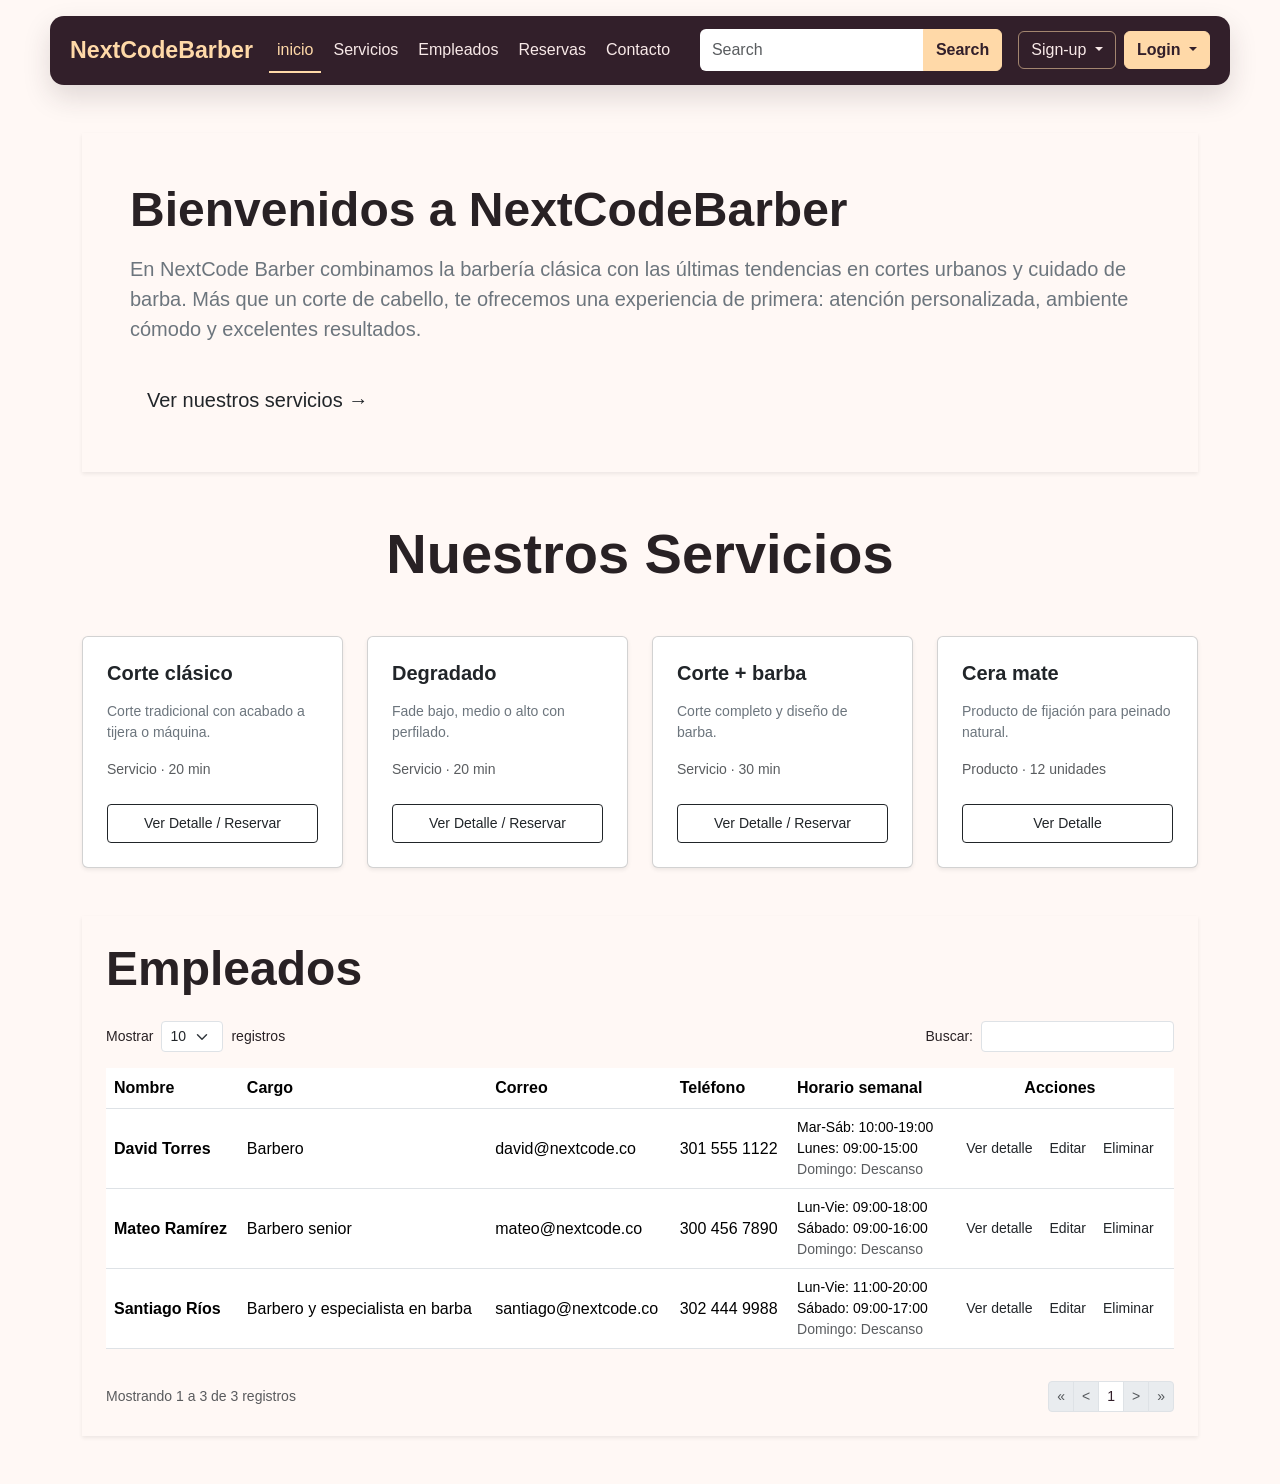
<file: index.html>
<!DOCTYPE html>
<html lang="es">

<head>
    <meta charset="UTF-8">
    <meta name="viewport" content="width=device-width, initial-scale=1.0">
    <link href="https://cdn.jsdelivr.net/npm/bootstrap@5.3.8/dist/css/bootstrap.min.css" rel="stylesheet"
        integrity="sha384-sRIl4kxILFvY47J16cr9ZwB07vP4J8+LH7qKQnuqkuIAvNWLzeN8tE5YBujZqJLB" crossorigin="anonymous">
    <link rel="stylesheet" href="styles.css">
    <title>NextCode | Barberia profesional</title>
</head>

<body>
    <nav class="navbar navbar-dark navbar-expand-lg barra-barber">
        <div class="container-fluid px-0">
            <a class="navbar-brand logo" href="index.html">NextCodeBarber</a>
            <button class="navbar-toggler" type="button" data-bs-toggle="collapse" data-bs-target="#menuPrincipal"
                aria-controls="menuPrincipal" aria-expanded="false" aria-label="Abrir navegacion">
                <span class="navbar-toggler-icon"></span>
            </button>

            <div class="collapse navbar-collapse" id="menuPrincipal">
                <ul class="navbar-nav menu me-auto">
                    <li class="nav-item"><a class="nav-link active" href="index.html" aria-current="page">inicio</a></li>
                    <li class="nav-item"><a class="nav-link" href="Servicios.html">Servicios</a></li>
                    <li class="nav-item"><a class="nav-link" href="Barberos.html">Empleados</a></li>
                    <li class="nav-item"><a class="nav-link" href="Reservas.html">Reservas</a></li>
                    <li class="nav-item"><a class="nav-link" href="Contacto.html">Contacto</a></li>
                </ul>

                <form class="d-flex buscador my-3 my-lg-0" role="search">
                    <div class="input-group">
                        <input class="form-control" type="search" placeholder="Search" aria-label="Buscar">
                        <button class="btn btn-search" type="submit">Search</button>
                    </div>
                </form>

                <div class="usuarios ms-lg-3 mt-2 mt-lg-0 d-flex gap-2">

                    <div class="dropdown">
                        <button class="btn btn-outline-light dropdown-toggle" type="button" id="dropdownSignup"
                            data-bs-toggle="dropdown" data-bs-auto-close="outside" aria-expanded="false">
                            Sign-up
                        </button>
                        <form class="dropdown-menu dropdown-menu-end p-4 shadow" style="width: 280px;"
                            aria-labelledby="dropdownSignup">
                            <h5 class="mb-3">Registro</h5>
                            <div class="mb-3">
                                <label for="signupEmail" class="form-label">Correo electrónico</label>
                                <input type="email" class="form-control" id="signupEmail" placeholder="tu@email.com">
                            </div>
                            <div class="mb-3">
                                <label for="signupPassword" class="form-label">Contraseña</label>
                                <input type="password" class="form-control" id="signupPassword"
                                    placeholder="Contraseña">
                            </div>
                            <button type="submit" class="btn btn-dark w-100">Registrarse</button>
                        </form>
                    </div>

                    <div class="dropdown" id="loginDropdownWrap">
                        <button class="btn btn-primary dropdown-toggle" type="button" id="dropdownLogin"
                            data-bs-toggle="dropdown" data-bs-auto-close="outside" aria-expanded="false">
                            Login
                        </button>
                        <form class="dropdown-menu dropdown-menu-end p-4 shadow" style="width: 280px;"
                            aria-labelledby="dropdownLogin" id="formLogin" novalidate>
                            <h5 class="mb-3">Iniciar Sesión</h5>
                            <div class="alert alert-danger py-2 small d-none" role="alert" id="loginError"></div>
                            <div class="mb-3">
                                <label for="loginUser" class="form-label">Usuario o correo electrónico</label>
                                <input type="text" class="form-control" id="loginUser"
                                    placeholder="usuario o tu@email.com" autocomplete="username">
                            </div>
                            <div class="mb-3">
                                <label for="loginPassword" class="form-label">Contraseña</label>
                                <input type="password" class="form-control" id="loginPassword"
                                    placeholder="Contraseña" autocomplete="current-password">
                            </div>
                            <button type="submit" class="btn btn-dark w-100">Entrar</button>
                        </form>
                    </div>

                </div>
            </div>
        </div>
    </nav>


    <main class="container my-5">

        <section class="section-custom p-5 mb-5 shadow-sm">
            <h1 class="display-5 fw-bold title-serif mb-3">Bienvenidos a NextCodeBarber</h1>
            <p class="lead text-secondary">
                En NextCode Barber combinamos la barbería clásica con las últimas tendencias en cortes urbanos y cuidado de barba. Más que un corte de cabello, te ofrecemos una experiencia de primera: atención personalizada, ambiente cómodo y excelentes resultados.
            </p>
            <a class="btn btn-detail btn-lg mt-3" href="#servicios">Ver nuestros servicios &rarr;</a>
        </section>

        <section id="servicios" class="mb-5">
            <h1 class="text-center fw-bold title-serif display-4 mb-5">Nuestros Servicios</h1>
            
            <div class="row row-cols-1 row-cols-md-2 row-cols-lg-4 g-4">
                <div class="col">
                    <div class="card card-custom h-100 shadow-sm">
                        <div class="card-body d-flex flex-column p-4">
                            <div class="d-flex justify-content-between align-items-center mb-3">
                                <h5 class="card-title fw-bold mb-0">Corte clásico</h5>
                                <span class="badge badge-precio">$20.000</span>
                            </div>
                            <p class="card-text text-secondary small flex-grow-1">Corte tradicional con acabado a tijera o máquina.</p>
                            <p class="text-muted small mb-4">Servicio · 20 min</p>
                            <a href="Reservas.html" class="btn btn-outline-dark btn-sm w-100 py-2">Ver Detalle / Reservar</a>
                        </div>
                    </div>
                </div>

                <div class="col">
                    <div class="card card-custom h-100 shadow-sm">
                        <div class="card-body d-flex flex-column p-4">
                            <div class="d-flex justify-content-between align-items-center mb-3">
                                <h5 class="card-title fw-bold mb-0">Degradado</h5>
                                <span class="badge badge-precio">$25.000</span>
                            </div>
                            <p class="card-text text-secondary small flex-grow-1">Fade bajo, medio o alto con perfilado.</p>
                            <p class="text-muted small mb-4">Servicio · 20 min</p>
                            <a href="Reservas.html" class="btn btn-outline-dark btn-sm w-100 py-2">Ver Detalle / Reservar</a>
                        </div>
                    </div>
                </div>

                <div class="col">
                    <div class="card card-custom h-100 shadow-sm">
                        <div class="card-body d-flex flex-column p-4">
                            <div class="d-flex justify-content-between align-items-center mb-3">
                                <h5 class="card-title fw-bold mb-0">Corte + barba</h5>
                                <span class="badge badge-precio">$30.000</span>
                            </div>
                            <p class="card-text text-secondary small flex-grow-1">Corte completo y diseño de barba.</p>
                            <p class="text-muted small mb-4">Servicio · 30 min</p>
                            <a href="Reservas.html" class="btn btn-outline-dark btn-sm w-100 py-2">Ver Detalle / Reservar</a>
                        </div>
                    </div>
                </div>

                <div class="col">
                    <div class="card card-custom h-100 shadow-sm">
                        <div class="card-body d-flex flex-column p-4">
                            <div class="d-flex justify-content-between align-items-center mb-3">
                                <h5 class="card-title fw-bold mb-0">Cera mate</h5>
                                <span class="badge badge-precio">$28.000</span>
                            </div>
                            <p class="card-text text-secondary small flex-grow-1">Producto de fijación para peinado natural.</p>
                            <p class="text-muted small mb-4">Producto · 12 unidades</p>
                            <button type="button" class="btn btn-outline-dark btn-sm w-100 py-2">Ver Detalle</button>
                        </div>
                    </div>
                </div>
            </div>
        </section>

        <section id="empleados" class="section-custom p-4 shadow-sm mb-5">
            <h1 class="fw-bold title-serif display-5 mb-4">Empleados</h1>

            <div class="row mb-3 align-items-center">
                <div class="col-md-6 d-flex align-items-center mb-2 mb-md-0">
                    <label class="me-2 small">Mostrar</label>
                    <select class="form-select form-select-sm w-auto me-2">
                        <option value="10">10</option>
                        <option value="25">25</option>
                        <option value="50">50</option>
                    </select>
                    <span class="small">registros</span>
                </div>
                <div class="col-md-6 d-flex justify-content-md-end align-items-center">
                    <label class="me-2 small">Buscar:</label>
                    <input type="search" class="form-control form-control-sm w-auto">
                </div>
            </div>

            <div class="table-responsive">
                <table class="table table-hover table-custom align-middle">
                    <thead>
                        <tr>
                            <th>Nombre</th>
                            <th>Cargo</th>
                            <th>Correo</th>
                            <th>Teléfono</th>
                            <th>Horario semanal</th>
                            <th class="text-center">Acciones</th>
                        </tr>
                    </thead>
                    <tbody>
                        <tr>
                            <td class="fw-bold">David Torres</td>
                            <td>Barbero</td>
                            <td>david@nextcode.co</td>
                            <td>301 555 1122</td>
                            <td class="small">
                                Mar-Sáb: 10:00-19:00<br>
                                Lunes: 09:00-15:00<br>
                                <span class="text-muted">Domingo: Descanso</span>
                            </td>
                            <td class="text-center">
                                <div class="btn-group btn-group-sm" role="group">
                                    <button class="btn btn-detail">Ver detalle</button>
                                    <button class="btn btn-edit">Editar</button>
                                    <button class="btn btn-delete">Eliminar</button>
                                </div>
                            </td>
                        </tr>
                        <tr>
                            <td class="fw-bold">Mateo Ramírez</td>
                            <td>Barbero senior</td>
                            <td>mateo@nextcode.co</td>
                            <td>300 456 7890</td>
                            <td class="small">
                                Lun-Vie: 09:00-18:00<br>
                                Sábado: 09:00-16:00<br>
                                <span class="text-muted">Domingo: Descanso</span>
                            </td>
                            <td class="text-center">
                                <div class="btn-group btn-group-sm" role="group">
                                    <button class="btn btn-detail">Ver detalle</button>
                                    <button class="btn btn-edit">Editar</button>
                                    <button class="btn btn-delete">Eliminar</button>
                                </div>
                            </td>
                        </tr>
                        <tr>
                            <td class="fw-bold">Santiago Ríos</td>
                            <td>Barbero y especialista en barba</td>
                            <td>santiago@nextcode.co</td>
                            <td>302 444 9988</td>
                            <td class="small">
                                Lun-Vie: 11:00-20:00<br>
                                Sábado: 09:00-17:00<br>
                                <span class="text-muted">Domingo: Descanso</span>
                            </td>
                            <td class="text-center">
                                <div class="btn-group btn-group-sm" role="group">
                                    <button class="btn btn-detail">Ver detalle</button>
                                    <button class="btn btn-edit">Editar</button>
                                    <button class="btn btn-delete">Eliminar</button>
                                </div>
                            </td>
                        </tr>
                    </tbody>
                </table>
            </div>

            <div class="row align-items-center mt-3">
                <div class="col-md-6 text-muted small">
                    Mostrando 1 a 3 de 3 registros
                </div>
                <div class="col-md-6 d-flex justify-content-md-end">
                    <nav aria-label="Navegación de tabla">
                        <ul class="pagination pagination-sm mb-0">
                            <li class="page-item disabled"><a class="page-link" href="#">&laquo;</a></li>
                            <li class="page-item disabled"><a class="page-link" href="#">&lt;</a></li>
                            <li class="page-item"><a class="page-link page-link-active" href="#">1</a></li>
                            <li class="page-item disabled"><a class="page-link" href="#">&gt;</a></li>
                            <li class="page-item disabled"><a class="page-link" href="#">&raquo;</a></li>
                        </ul>
                    </nav>
                </div>
            </div>
        </section>

    </main>

    <script src="https://cdn.jsdelivr.net/npm/bootstrap@5.3.2/dist/js/bootstrap.bundle.min.js"></script>
    <script src="auth.js"></script>
</body>

</html>
</file>
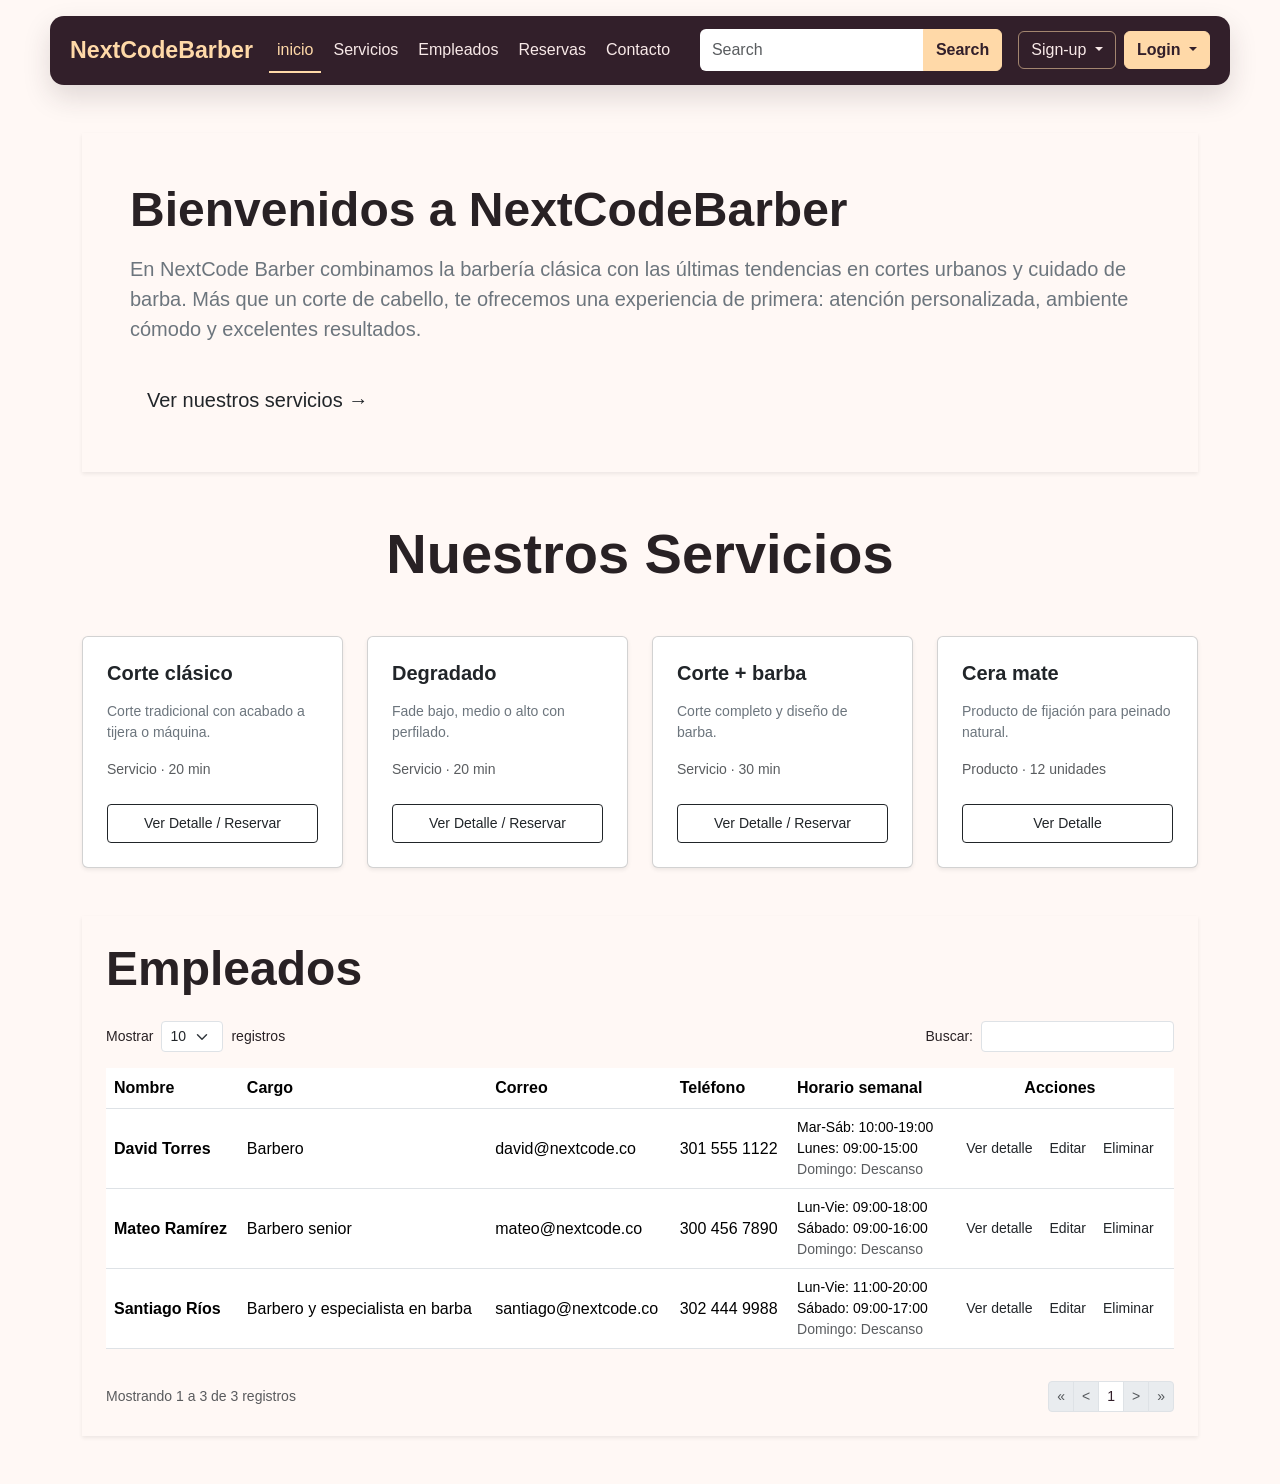
<file: admin/index.html>
<!DOCTYPE html>
<html lang="es">

<head>

    <meta charset="utf-8">
    <meta http-equiv="X-UA-Compatible" content="IE=edge">
    <meta name="viewport" content="width=device-width, initial-scale=1, shrink-to-fit=no">
    <meta name="description" content="">
    <meta name="author" content="">

    <script src="js/nc-guard.js"></script>

    <title>Next Code Barbería | Panel de administración</title>

    <!-- Custom fonts for this template-->
    <link href="vendor/fontawesome-free/css/all.min.css" rel="stylesheet" type="text/css">
    <link
        href="https://fonts.googleapis.com/css?family=Nunito:200,200i,300,300i,400,400i,600,600i,700,700i,800,800i,900,900i"
        rel="stylesheet">

    <!-- Custom styles for this template-->
    <link href="css/sb-admin-2.min.css" rel="stylesheet">
    <link href="css/nextcode-barberia.css" rel="stylesheet">

</head>

<body id="page-top">

    <!-- Page Wrapper -->
    <div id="wrapper">

        <!-- Sidebar -->
        <ul class="navbar-nav bg-gradient-primary sidebar sidebar-dark accordion" id="accordionSidebar">

            <!-- Sidebar - Brand -->
            <a class="sidebar-brand d-flex align-items-center justify-content-center" href="index.html">
                <div class="sidebar-brand-icon rotate-n-15">
                    <i class="fas fa-cut"></i>
                </div>
                <div class="sidebar-brand-text mx-3">NEXT CODE <sup>BARBERÍA</sup></div>
            </a>

            <!-- Divider -->
            <hr class="sidebar-divider my-0">

            <!-- Navegación directa de Next Code Barbería -->
            <li class="nav-item active"><a class="nav-link" href="index.html"><i
                        class="fas fa-fw fa-tachometer-alt"></i><span>Panel principal</span></a></li>
            <hr class="sidebar-divider">
            <div class="sidebar-heading">Barbería</div>
            <li class="nav-item "><a class="nav-link" href="citas.html"><i
                        class="fas fa-fw fa-calendar-check"></i><span>Citas</span></a></li>
            <li class="nav-item "><a class="nav-link" href="servicios.html"><i
                        class="fas fa-fw fa-cut"></i><span>Servicios</span></a></li>
            <li class="nav-item "><a class="nav-link" href="barberos.html"><i
                        class="fas fa-fw fa-user-tie"></i><span>Barberos</span></a></li>
            <li class="nav-item "><a class="nav-link" href="clientes.html"><i
                        class="fas fa-fw fa-users"></i><span>Clientes</span></a></li>
            <li class="nav-item "><a class="nav-link" href="horario.html"><i
                        class="fas fa-fw fa-clock"></i><span>Horario</span></a></li>
            <hr class="sidebar-divider">
            <li class="nav-item"><a class="nav-link" href="../index.html"><i
                        class="fas fa-fw fa-globe"></i><span>Ver sitio web</span></a></li>
            <hr class="sidebar-divider d-none d-md-block">
            <!-- Sidebar Toggler (Sidebar) -->
            <div class="text-center d-none d-md-inline">
                <button class="rounded-circle border-0" id="sidebarToggle"></button>
            </div>

        </ul>
        <!-- End of Sidebar -->

        <!-- Content Wrapper -->
        <div id="content-wrapper" class="d-flex flex-column">

            <!-- Main Content -->
            <div id="content">

                <!-- Topbar -->
                <nav class="navbar navbar-expand navbar-light bg-white topbar mb-4 static-top shadow">

                    <!-- Sidebar Toggle (Topbar) -->
                    <button id="sidebarToggleTop" class="btn btn-link d-md-none rounded-circle mr-3">
                        <i class="fa fa-bars"></i>
                    </button>

                    <!-- Topbar Search -->
                    <form
                        class="d-none d-sm-inline-block form-inline mr-auto ml-md-3 my-2 my-md-0 mw-100 navbar-search">
                        <div class="input-group">
                            <input type="text" class="form-control bg-light border-0 small"
                                placeholder="Buscar citas o clientes..." aria-label="Search"
                                aria-describedby="basic-addon2">
                            <div class="input-group-append">
                                <button class="btn btn-primary" type="button">
                                    <i class="fas fa-search fa-sm"></i>
                                </button>
                            </div>
                        </div>
                    </form>

                    <!-- Topbar Navbar -->
                    <ul class="navbar-nav ml-auto">

                        <!-- Nav Item - Search Dropdown (Visible Only XS) -->
                        <li class="nav-item dropdown no-arrow d-sm-none">
                            <a class="nav-link dropdown-toggle" href="#" id="searchDropdown" role="button"
                                data-toggle="dropdown" aria-haspopup="true" aria-expanded="false">
                                <i class="fas fa-search fa-fw"></i>
                            </a>
                            <!-- Dropdown - Messages -->
                            <div class="dropdown-menu dropdown-menu-right p-3 shadow animated--grow-in"
                                aria-labelledby="searchDropdown">
                                <form class="form-inline mr-auto w-100 navbar-search">
                                    <div class="input-group">
                                        <input type="text" class="form-control bg-light border-0 small"
                                            placeholder="Buscar citas o clientes..." aria-label="Search"
                                            aria-describedby="basic-addon2">
                                        <div class="input-group-append">
                                            <button class="btn btn-primary" type="button">
                                                <i class="fas fa-search fa-sm"></i>
                                            </button>
                                        </div>
                                    </div>
                                </form>
                            </div>
                        </li>

                        <!-- Nav Item - Alerts -->
                        <li class="nav-item dropdown no-arrow mx-1">
                            <a class="nav-link dropdown-toggle" href="#" id="alertsDropdown" role="button"
                                data-toggle="dropdown" aria-haspopup="true" aria-expanded="false">
                                <i class="fas fa-bell fa-fw"></i>
                                <!-- Counter - Alerts -->
                                <span class="badge badge-danger badge-counter">3+</span>
                            </a>
                            <!-- Dropdown - Alerts -->
                            <div class="dropdown-list dropdown-menu dropdown-menu-right shadow animated--grow-in"
                                aria-labelledby="alertsDropdown">
                                <h6 class="dropdown-header">
                                    Centro de alertas
                                </h6>
                                <a class="dropdown-item d-flex align-items-center" href="#">
                                    <div class="mr-3">
                                        <div class="icon-circle bg-primary">
                                            <i class="fas fa-file-alt text-white"></i>
                                        </div>
                                    </div>
                                    <div>
                                        <div class="small text-gray-500">December 12, 2019</div>
                                        <span class="font-weight-bold">A new monthly report is ready to download!</span>
                                    </div>
                                </a>
                                <a class="dropdown-item d-flex align-items-center" href="#">
                                    <div class="mr-3">
                                        <div class="icon-circle bg-success">
                                            <i class="fas fa-donate text-white"></i>
                                        </div>
                                    </div>
                                    <div>
                                        <div class="small text-gray-500">December 7, 2019</div>
                                        $290.29 has been deposited into your account!
                                    </div>
                                </a>
                                <a class="dropdown-item d-flex align-items-center" href="#">
                                    <div class="mr-3">
                                        <div class="icon-circle bg-warning">
                                            <i class="fas fa-exclamation-triangle text-white"></i>
                                        </div>
                                    </div>
                                    <div>
                                        <div class="small text-gray-500">December 2, 2019</div>
                                        Spending Alert: We've noticed unusually high spending for your account.
                                    </div>
                                </a>
                                <a class="dropdown-item text-center small text-gray-500" href="#">Ver todas las
                                    notificaciones</a>
                            </div>
                        </li>

                        <!-- Nav Item - Messages -->
                        <li class="nav-item dropdown no-arrow mx-1">
                            <a class="nav-link dropdown-toggle" href="#" id="messagesDropdown" role="button"
                                data-toggle="dropdown" aria-haspopup="true" aria-expanded="false">
                                <i class="fas fa-envelope fa-fw"></i>
                                <!-- Counter - Messages -->
                                <span class="badge badge-danger badge-counter">7</span>
                            </a>
                            <!-- Dropdown - Messages -->
                            <div class="dropdown-list dropdown-menu dropdown-menu-right shadow animated--grow-in"
                                aria-labelledby="messagesDropdown">
                                <h6 class="dropdown-header">
                                    Centro de mensajes
                                </h6>
                                <a class="dropdown-item d-flex align-items-center" href="#">
                                    <div class="dropdown-list-image mr-3">
                                        <img class="rounded-circle" src="img/undraw_profile_1.svg" alt="...">
                                        <div class="status-indicator bg-success"></div>
                                    </div>
                                    <div class="font-weight-bold">
                                        <div class="text-truncate">Hi there! I am wondering if you can help me with a
                                            problem I've been having.</div>
                                        <div class="small text-gray-500">Emily Fowler · 58m</div>
                                    </div>
                                </a>
                                <a class="dropdown-item d-flex align-items-center" href="#">
                                    <div class="dropdown-list-image mr-3">
                                        <img class="rounded-circle" src="img/undraw_profile_2.svg" alt="...">
                                        <div class="status-indicator"></div>
                                    </div>
                                    <div>
                                        <div class="text-truncate">I have the photos that you ordered last month, how
                                            would you like them sent to you?</div>
                                        <div class="small text-gray-500">Jae Chun · 1d</div>
                                    </div>
                                </a>
                                <a class="dropdown-item d-flex align-items-center" href="#">
                                    <div class="dropdown-list-image mr-3">
                                        <img class="rounded-circle" src="img/undraw_profile_3.svg" alt="...">
                                        <div class="status-indicator bg-warning"></div>
                                    </div>
                                    <div>
                                        <div class="text-truncate">Last month's report looks great, I am very happy with
                                            the progress so far, keep up the good work!</div>
                                        <div class="small text-gray-500">Morgan Alvarez · 2d</div>
                                    </div>
                                </a>
                                <a class="dropdown-item d-flex align-items-center" href="#">
                                    <div class="dropdown-list-image mr-3">
                                        <img class="rounded-circle" src="https://source.unsplash.com/Mv9hjnEUHR4/60x60"
                                            alt="...">
                                        <div class="status-indicator bg-success"></div>
                                    </div>
                                    <div>
                                        <div class="text-truncate">Am I a good boy? The reason I ask is because someone
                                            told me that people say this to all dogs, even if they aren't good...</div>
                                        <div class="small text-gray-500">Chicken the Dog · 2w</div>
                                    </div>
                                </a>
                                <a class="dropdown-item text-center small text-gray-500" href="#">Ver mensajes</a>
                            </div>
                        </li>

                        <div class="topbar-divider d-none d-sm-block"></div>

                        <!-- Nav Item - User Information -->
                        <li class="nav-item dropdown no-arrow">
                            <a class="nav-link dropdown-toggle" href="#" id="userDropdown" role="button"
                                data-toggle="dropdown" aria-haspopup="true" aria-expanded="false">
                                <span class="mr-2 d-none d-lg-inline text-gray-600 small">Administrador</span>
                                <img class="img-profile rounded-circle" src="img/undraw_profile.svg">
                            </a>
                            <!-- Dropdown - User Information -->
                            <div class="dropdown-menu dropdown-menu-right shadow animated--grow-in"
                                aria-labelledby="userDropdown">
                                <a class="dropdown-item" href="#">
                                    <i class="fas fa-user fa-sm fa-fw mr-2 text-gray-400"></i>
                                    Perfil
                                </a>
                                <a class="dropdown-item" href="#">
                                    <i class="fas fa-cogs fa-sm fa-fw mr-2 text-gray-400"></i>
                                    Configuración
                                </a>
                                <a class="dropdown-item" href="#">
                                    <i class="fas fa-list fa-sm fa-fw mr-2 text-gray-400"></i>
                                    Registro de actividad
                                </a>
                                <div class="dropdown-divider"></div>
                                <a class="dropdown-item" href="#" data-toggle="modal" data-target="#logoutModal">
                                    <i class="fas fa-sign-out-alt fa-sm fa-fw mr-2 text-gray-400"></i>
                                    Cerrar sesión
                                </a>
                            </div>
                        </li>

                    </ul>

                </nav>
                <!-- End of Topbar -->

                <!-- Begin Page Content -->
                <div class="container-fluid" id="resumen">

                    <!-- Page Heading -->
                    <div class="d-sm-flex align-items-center justify-content-between mb-4">
                        <h1 class="h3 mb-0 text-gray-800">Panel de administración</h1>
                        <a href="#" class="d-none d-sm-inline-block btn btn-sm btn-primary shadow-sm"><i
                                class="fas fa-download fa-sm text-white-50"></i> Generar informe</a>
                    </div>

                    <!-- Content Row -->
                    <div class="row">

                        <!-- Ingresos del mes Card Example -->
                        <div class="col-xl-3 col-md-6 mb-4">
                            <div class="card border-left-primary shadow h-100 py-2">
                                <div class="card-body">
                                    <div class="row no-gutters align-items-center">
                                        <div class="col mr-2">
                                            <div class="text-xs font-weight-bold text-primary text-uppercase mb-1">
                                                Ingresos del mes</div>
                                            <div class="h5 mb-0 font-weight-bold text-gray-800">$2.450.000</div>
                                        </div>
                                        <div class="col-auto">
                                            <i class="fas fa-dollar-sign fa-2x text-gray-300"></i>
                                        </div>
                                    </div>
                                </div>
                            </div>
                        </div>

                        <!-- Ingresos del mes Card Example -->
                        <div class="col-xl-3 col-md-6 mb-4">
                            <div class="card border-left-success shadow h-100 py-2">
                                <div class="card-body">
                                    <div class="row no-gutters align-items-center">
                                        <div class="col mr-2">
                                            <div class="text-xs font-weight-bold text-success text-uppercase mb-1">
                                                Citas de hoy</div>
                                            <div class="h5 mb-0 font-weight-bold text-gray-800">24</div>
                                        </div>
                                        <div class="col-auto">
                                            <i class="fas fa-calendar fa-2x text-gray-300"></i>
                                        </div>
                                    </div>
                                </div>
                            </div>
                        </div>

                        <!-- Ingresos del mes Card Example -->
                        <div class="col-xl-3 col-md-6 mb-4">
                            <div class="card border-left-info shadow h-100 py-2">
                                <div class="card-body">
                                    <div class="row no-gutters align-items-center">
                                        <div class="col mr-2">
                                            <div class="text-xs font-weight-bold text-info text-uppercase mb-1">Citas
                                                pendientes
                                            </div>
                                            <div class="row no-gutters align-items-center">
                                                <div class="col-auto">
                                                    <div class="h5 mb-0 mr-3 font-weight-bold text-gray-800">6
                                                        pendientes</div>
                                                </div>
                                                <div class="col">
                                                    <div class="progress progress-sm mr-2">
                                                        <div class="progress-bar bg-info" role="progressbar"
                                                            style="width: 25%" aria-valuenow="25" aria-valuemin="0"
                                                            aria-valuemax="100"></div>
                                                    </div>
                                                </div>
                                            </div>
                                        </div>
                                        <div class="col-auto">
                                            <i class="fas fa-clipboard-list fa-2x text-gray-300"></i>
                                        </div>
                                    </div>
                                </div>
                            </div>
                        </div>

                        <!-- Clientes registrados Card Example -->
                        <div class="col-xl-3 col-md-6 mb-4">
                            <div class="card border-left-warning shadow h-100 py-2">
                                <div class="card-body">
                                    <div class="row no-gutters align-items-center">
                                        <div class="col mr-2">
                                            <div class="text-xs font-weight-bold text-warning text-uppercase mb-1">
                                                Clientes registrados</div>
                                            <div class="h5 mb-0 font-weight-bold text-gray-800">186</div>
                                        </div>
                                        <div class="col-auto">
                                            <i class="fas fa-comments fa-2x text-gray-300"></i>
                                        </div>
                                    </div>
                                </div>
                            </div>
                        </div>
                    </div>

                    <!-- Content Row -->

                    <div class="row">

                        <!-- Area Chart -->
                        <div class="col-xl-8 col-lg-7">
                            <div class="card shadow mb-4">
                                <!-- Card Header - Dropdown -->
                                <div
                                    class="card-header py-3 d-flex flex-row align-items-center justify-content-between">
                                    <h6 class="m-0 font-weight-bold text-primary">Resumen de ingresos</h6>
                                    <div class="dropdown no-arrow">
                                        <a class="dropdown-toggle" href="#" role="button" id="dropdownMenuLink"
                                            data-toggle="dropdown" aria-haspopup="true" aria-expanded="false">
                                            <i class="fas fa-ellipsis-v fa-sm fa-fw text-gray-400"></i>
                                        </a>
                                        <div class="dropdown-menu dropdown-menu-right shadow animated--fade-in"
                                            aria-labelledby="dropdownMenuLink">
                                            <div class="dropdown-header">Dropdown Header:</div>
                                            <a class="dropdown-item" href="#">Action</a>
                                            <a class="dropdown-item" href="#">Another action</a>
                                            <div class="dropdown-divider"></div>
                                            <a class="dropdown-item" href="#">Something else here</a>
                                        </div>
                                    </div>
                                </div>
                                <!-- Card Body -->
                                <div class="card-body">
                                    <div class="chart-area">
                                        <canvas id="myAreaChart"></canvas>
                                    </div>
                                </div>
                            </div>
                        </div>

                        <!-- Pie Chart -->
                        <div class="col-xl-4 col-lg-5">
                            <div class="card shadow mb-4">
                                <!-- Card Header - Dropdown -->
                                <div
                                    class="card-header py-3 d-flex flex-row align-items-center justify-content-between">
                                    <h6 class="m-0 font-weight-bold text-primary">Servicios más solicitados</h6>
                                    <div class="dropdown no-arrow">
                                        <a class="dropdown-toggle" href="#" role="button" id="dropdownMenuLink"
                                            data-toggle="dropdown" aria-haspopup="true" aria-expanded="false">
                                            <i class="fas fa-ellipsis-v fa-sm fa-fw text-gray-400"></i>
                                        </a>
                                        <div class="dropdown-menu dropdown-menu-right shadow animated--fade-in"
                                            aria-labelledby="dropdownMenuLink">
                                            <div class="dropdown-header">Dropdown Header:</div>
                                            <a class="dropdown-item" href="#">Action</a>
                                            <a class="dropdown-item" href="#">Another action</a>
                                            <div class="dropdown-divider"></div>
                                            <a class="dropdown-item" href="#">Something else here</a>
                                        </div>
                                    </div>
                                </div>
                                <!-- Card Body -->
                                <div class="card-body">
                                    <div class="chart-pie pt-4 pb-2">
                                        <canvas id="myPieChart"></canvas>
                                    </div>
                                    <div class="mt-4 text-center small">
                                        <span class="mr-2">
                                            <i class="fas fa-circle text-primary"></i> Corte clásico
                                        </span>
                                        <span class="mr-2">
                                            <i class="fas fa-circle text-warning"></i> Degradado
                                        </span>
                                        <span class="mr-2">
                                            <i class="fas fa-circle text-info"></i> Barba
                                        </span>
                                    </div>
                                </div>
                            </div>
                        </div>
                    </div>

                    <!-- Content Row -->
                    <div class="row">

                        <!-- Content Column -->
                        <div class="col-lg-6 mb-4">

                            <!-- Project Card Example -->
                            <div class="card shadow mb-4">
                                <div class="card-header py-3">
                                    <h6 class="m-0 font-weight-bold text-primary" id="barberos">Rendimiento de barberos
                                    </h6>
                                </div>
                                <div class="card-body">
                                    <h4 class="small font-weight-bold">Cortes clásicos <span
                                            class="float-right">20%</span></h4>
                                    <div class="progress mb-4">
                                        <div class="progress-bar bg-danger" role="progressbar" style="width: 20%"
                                            aria-valuenow="20" aria-valuemin="0" aria-valuemax="100"></div>
                                    </div>
                                    <h4 class="small font-weight-bold">Degradados <span class="float-right">40%</span>
                                    </h4>
                                    <div class="progress mb-4">
                                        <div class="progress-bar bg-warning" role="progressbar" style="width: 40%"
                                            aria-valuenow="40" aria-valuemin="0" aria-valuemax="100"></div>
                                    </div>
                                    <h4 class="small font-weight-bold">Base de clientes <span
                                            class="float-right">60%</span></h4>
                                    <div class="progress mb-4">
                                        <div class="progress-bar" role="progressbar" style="width: 60%"
                                            aria-valuenow="60" aria-valuemin="0" aria-valuemax="100"></div>
                                    </div>
                                    <h4 class="small font-weight-bold">Detalles de pago <span
                                            class="float-right">80%</span></h4>
                                    <div class="progress mb-4">
                                        <div class="progress-bar bg-info" role="progressbar" style="width: 80%"
                                            aria-valuenow="80" aria-valuemin="0" aria-valuemax="100"></div>
                                    </div>
                                    <h4 class="small font-weight-bold">Configuración de cuenta <span
                                            class="float-right">¡Completo!</span></h4>
                                    <div class="progress">
                                        <div class="progress-bar bg-success" role="progressbar" style="width: 100%"
                                            aria-valuenow="100" aria-valuemin="0" aria-valuemax="100"></div>
                                    </div>
                                </div>
                            </div>

                            <!-- Color System -->
                            <div class="row">
                                <div class="col-lg-6 mb-4">
                                    <div class="card bg-primary text-white shadow">
                                        <div class="card-body">
                                            Primary
                                            <div class="text-white-50 small">#321f2a</div>
                                        </div>
                                    </div>
                                </div>
                                <div class="col-lg-6 mb-4">
                                    <div class="card bg-success text-white shadow">
                                        <div class="card-body">
                                            Success
                                            <div class="text-white-50 small">#3c9b78</div>
                                        </div>
                                    </div>
                                </div>
                                <div class="col-lg-6 mb-4">
                                    <div class="card bg-info text-white shadow">
                                        <div class="card-body">
                                            Info
                                            <div class="text-white-50 small">#b85a3e</div>
                                        </div>
                                    </div>
                                </div>
                                <div class="col-lg-6 mb-4">
                                    <div class="card bg-warning shadow">
                                        <div class="card-body">
                                            Warning
                                            <div class="text-white-50 small">#e8b266</div>
                                        </div>
                                    </div>
                                </div>
                                <div class="col-lg-6 mb-4">
                                    <div class="card bg-danger text-white shadow">
                                        <div class="card-body">
                                            Danger
                                            <div class="text-white-50 small">#e74a3b</div>
                                        </div>
                                    </div>
                                </div>
                                <div class="col-lg-6 mb-4">
                                    <div class="card bg-secondary text-white shadow">
                                        <div class="card-body">
                                            Secondary
                                            <div class="text-white-50 small">#6b5a62</div>
                                        </div>
                                    </div>
                                </div>
                                <div class="col-lg-6 mb-4">
                                    <div class="card bg-light text-black shadow">
                                        <div class="card-body">
                                            Light
                                            <div class="text-black-50 small">#faf1ea</div>
                                        </div>
                                    </div>
                                </div>
                                <div class="col-lg-6 mb-4">
                                    <div class="card bg-dark text-white shadow">
                                        <div class="card-body">
                                            Dark
                                            <div class="text-white-50 small">#241520</div>
                                        </div>
                                    </div>
                                </div>
                            </div>

                        </div>

                        <div class="col-lg-6 mb-4">

                            <!-- Próximas citas -->
                            <div class="card shadow mb-4">
                                <div class="card-header py-3">
                                    <h6 class="m-0 font-weight-bold text-primary" id="citas">Próximas citas</h6>
                                </div>
                                <div class="card-body">
                                    <div class="table-responsive">
                                        <table class="table table-bordered table-hover" width="100%" cellspacing="0">
                                            <thead>
                                                <tr>
                                                    <th>Hora</th>
                                                    <th>Cliente</th>
                                                    <th>Servicio</th>
                                                    <th>Estado</th>
                                                </tr>
                                            </thead>
                                            <tbody>
                                                <tr>
                                                    <td>09:00</td>
                                                    <td>Juan Pérez</td>
                                                    <td>Corte clásico</td>
                                                    <td><span class="badge badge-success">Confirmada</span></td>
                                                </tr>
                                                <tr>
                                                    <td>09:30</td>
                                                    <td>Carlos Gómez</td>
                                                    <td>Degradado</td>
                                                    <td><span class="badge badge-warning">Pendiente</span></td>
                                                </tr>
                                                <tr>
                                                    <td>10:00</td>
                                                    <td>Andrés Ruiz</td>
                                                    <td>Corte + barba</td>
                                                    <td><span class="badge badge-success">Confirmada</span></td>
                                                </tr>
                                                <tr>
                                                    <td>10:30</td>
                                                    <td>Mateo López</td>
                                                    <td>Arreglo de barba</td>
                                                    <td><span class="badge badge-info">En atención</span></td>
                                                </tr>
                                            </tbody>
                                        </table>
                                    </div>
                                    <p></p>
                                    
                                </div>
                            </div>

                            <!-- Approach -->
                            <div class="card shadow mb-4">
                                <div class="card-header py-3">
                                    <h6 class="m-0 font-weight-bold text-primary">Agenda de hoy</h6>
                                </div>
                                <div class="card-body">
                                    <p></p>
                                    <p class="mb-0"></p>
                                </div>
                            </div>

                        </div>
                    </div>

                </div>
                <!-- /.container-fluid -->

            </div>
            <!-- End of Main Content -->

            <!-- Footer -->
            <footer class="sticky-footer bg-white">
                <div class="container my-auto">
                    <div class="copyright text-center my-auto">
                        <span>Copyright &copy; Next Code Barbería 2026</span>
                    </div>
                </div>
            </footer>
            <!-- End of Footer -->

        </div>
        <!-- End of Content Wrapper -->

    </div>
    <!-- End of Page Wrapper -->

    <!-- Scroll to Top Button-->
    <a class="scroll-to-top rounded" href="#page-top">
        <i class="fas fa-angle-up"></i>
    </a>

    <!-- Logout Modal-->
    <div class="modal fade" id="logoutModal" tabindex="-1" role="dialog" aria-labelledby="exampleModalLabel"
        aria-hidden="true">
        <div class="modal-dialog" role="document">
            <div class="modal-content">
                <div class="modal-header">
                    <h5 class="modal-title" id="exampleModalLabel">¿Listo para salir?</h5>
                    <button class="close" type="button" data-dismiss="modal" aria-label="Close">
                        <span aria-hidden="true">×</span>
                    </button>
                </div>
                <div class="modal-body">Selecciona «Cerrar sesión» si quieres terminar tu sesión de administrador.</div>
                <div class="modal-footer">
                    <button class="btn btn-secondary" type="button" data-dismiss="modal">Cancelar</button>
                    <a class="btn btn-primary nc-logout" href="../index.html">Cerrar sesión</a>
                </div>
            </div>
        </div>
    </div>

    <!-- Bootstrap core JavaScript-->
    <script src="vendor/jquery/jquery.min.js"></script>
    <script src="vendor/bootstrap/js/bootstrap.bundle.min.js"></script>

    <!-- Core plugin JavaScript-->
    <script src="vendor/jquery-easing/jquery.easing.min.js"></script>

    <!-- Custom scripts for all pages-->
    <script src="js/sb-admin-2.min.js"></script>

    <!-- Page level plugins -->
    <script src="vendor/chart.js/Chart.min.js"></script>

    <!-- Page level custom scripts -->
    <script src="js/demo/chart-area-demo.js"></script>
    <script src="js/demo/chart-pie-demo.js"></script>

</body>

</html>
</file>
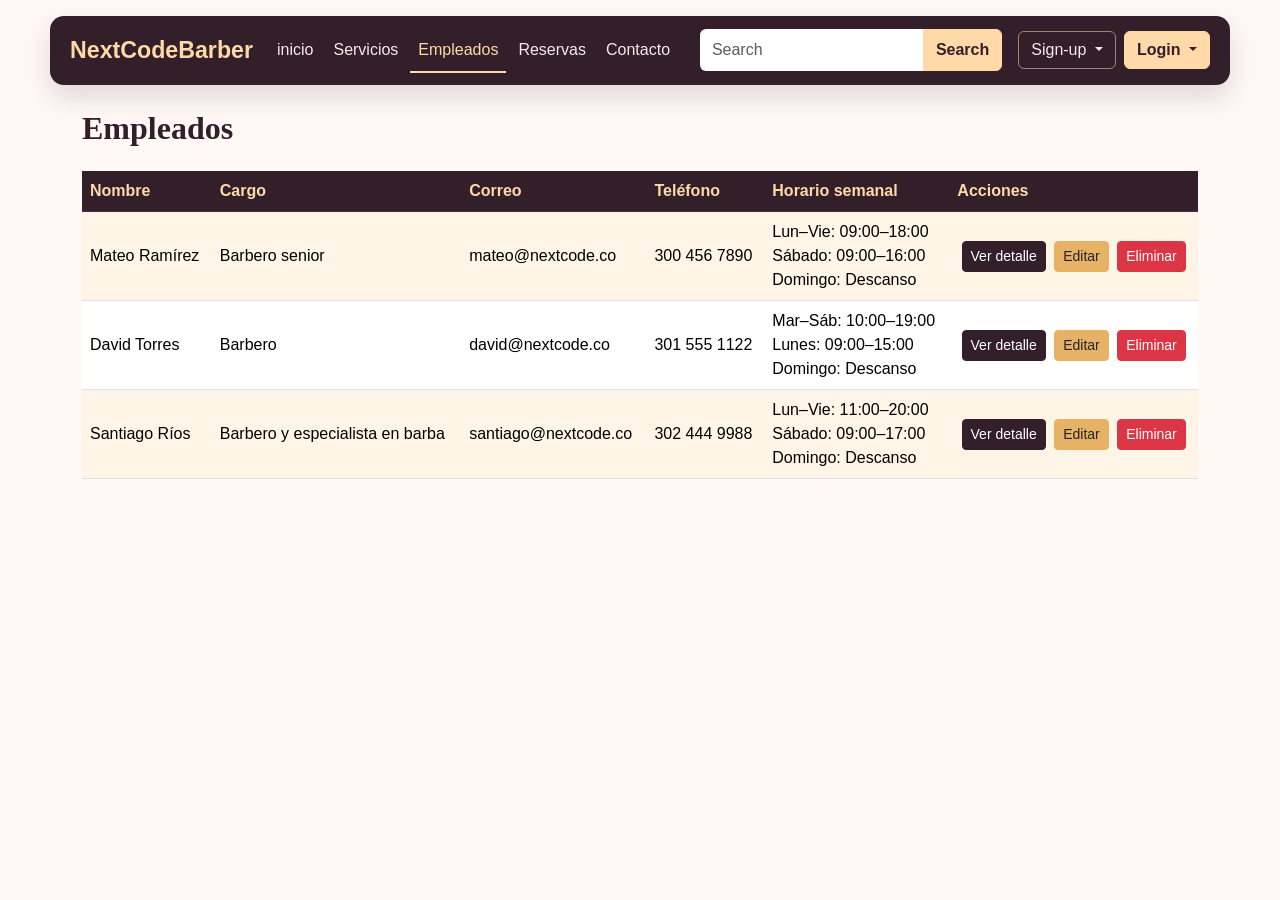
<file: Barberos.html>
<!DOCTYPE html>
<html lang="es">

<head>
    <meta charset="UTF-8">
    <meta name="viewport" content="width=device-width, initial-scale=1.0">
    <link href="https://cdn.jsdelivr.net/npm/bootstrap@5.3.8/dist/css/bootstrap.min.css" rel="stylesheet"
        integrity="sha384-sRIl4kxILFvY47J16cr9ZwB07vP4J8+LH7qKQnuqkuIAvNWLzeN8tE5YBujZqJLB" crossorigin="anonymous">
    <link href="https://cdn.datatables.net/3.0.4/css/dataTables.bootstrap5.min.css" rel="stylesheet">
    <link rel="stylesheet" href="styles.css">
    <title>NextCode | Empleados</title>
</head>

<body>
    <nav class="navbar navbar-dark navbar-expand-lg barra-barber">
        <div class="container-fluid px-0">
            <a class="navbar-brand logo" href="index.html">NextCodeBarber</a>
            <button class="navbar-toggler" type="button" data-bs-toggle="collapse" data-bs-target="#menuPrincipal"
                aria-controls="menuPrincipal" aria-expanded="false" aria-label="Abrir navegacion">
                <span class="navbar-toggler-icon"></span>
            </button>

            <div class="collapse navbar-collapse" id="menuPrincipal">
                <ul class="navbar-nav menu me-auto">
                    <li class="nav-item"><a class="nav-link" href="index.html">inicio</a></li>
                    <li class="nav-item"><a class="nav-link" href="Servicios.html">Servicios</a></li>
                    <li class="nav-item"><a class="nav-link active" href="Barberos.html" aria-current="page">Empleados</a></li>
                    <li class="nav-item"><a class="nav-link" href="Reservas.html">Reservas</a></li>
                    <li class="nav-item"><a class="nav-link" href="Contacto.html">Contacto</a></li>
                </ul>

                <form class="d-flex buscador my-3 my-lg-0" role="search">
                    <div class="input-group">
                        <input class="form-control" type="search" placeholder="Search" aria-label="Buscar">
                        <button class="btn btn-search" type="submit">Search</button>
                    </div>
                </form>

                <div class="usuarios ms-lg-3 mt-2 mt-lg-0 d-flex gap-2">

                    <div class="dropdown">
                        <button class="btn btn-outline-light dropdown-toggle" type="button" id="dropdownSignup"
                            data-bs-toggle="dropdown" data-bs-auto-close="outside" aria-expanded="false">
                            Sign-up
                        </button>
                        <form class="dropdown-menu dropdown-menu-end p-4 shadow" style="width: 280px;"
                            aria-labelledby="dropdownSignup">
                            <h5 class="mb-3">Registro</h5>
                            <div class="mb-3">
                                <label for="signupEmail" class="form-label">Correo electrónico</label>
                                <input type="email" class="form-control" id="signupEmail" placeholder="tu@email.com">
                            </div>
                            <div class="mb-3">
                                <label for="signupPassword" class="form-label">Contraseña</label>
                                <input type="password" class="form-control" id="signupPassword"
                                    placeholder="Contraseña">
                            </div>
                            <button type="submit" class="btn btn-dark w-100">Registrarse</button>
                        </form>
                    </div>

                    <div class="dropdown" id="loginDropdownWrap">
                        <button class="btn btn-primary dropdown-toggle" type="button" id="dropdownLogin"
                            data-bs-toggle="dropdown" data-bs-auto-close="outside" aria-expanded="false">
                            Login
                        </button>
                        <form class="dropdown-menu dropdown-menu-end p-4 shadow" style="width: 280px;"
                            aria-labelledby="dropdownLogin" id="formLogin" novalidate>
                            <h5 class="mb-3">Iniciar Sesión</h5>
                            <div class="alert alert-danger py-2 small d-none" role="alert" id="loginError"></div>
                            <div class="mb-3">
                                <label for="loginUser" class="form-label">Usuario o correo electrónico</label>
                                <input type="text" class="form-control" id="loginUser"
                                    placeholder="usuario o tu@email.com" autocomplete="username">
                            </div>
                            <div class="mb-3">
                                <label for="loginPassword" class="form-label">Contraseña</label>
                                <input type="password" class="form-control" id="loginPassword"
                                    placeholder="Contraseña" autocomplete="current-password">
                            </div>
                            <button type="submit" class="btn btn-dark w-100">Entrar</button>
                        </form>
                    </div>

                </div>
            </div>
        </div>
    </nav>

    <div class="container mt-4">
        <h2 class="mb-4 titulo-seccion">Empleados</h2>
        <div class="table-responsive">
            <table id="tablita" class="table table-striped align-middle">
                <thead class="table-light">
                    <tr>
                        <th>Nombre</th>
                        <th>Cargo</th>
                        <th>Correo</th>
                        <th>Teléfono</th>
                        <th>Horario semanal</th>
                        <th>Acciones</th>
                    </tr>
                </thead>
                <tbody>
                    <tr>
                        <td>Mateo Ramírez</td>
                        <td>Barbero senior</td>
                        <td>mateo@nextcode.co</td>
                        <td>300 456 7890</td>
                        <td>Lun–Vie: 09:00–18:00<br>Sábado: 09:00–16:00<br>Domingo: Descanso</td>
                        <td class="text-center text-nowrap">
                            <button class="btn btn-info btn-sm text-white px-2 py-1 me-1" data-bs-toggle="modal"
                                data-bs-target="#modalDetalleMateo">Ver detalle</button>
                            <button class="btn btn-warning btn-sm text-dark px-2 py-1 me-1" data-bs-toggle="modal"
                                data-bs-target="#modalEditarMateo">Editar</button>
                            <button class="btn btn-danger btn-sm px-2 py-1" data-bs-toggle="modal"
                                data-bs-target="#modalEliminarMateo">Eliminar</button>
                        </td>
                    </tr>
                    <tr>
                        <td>David Torres</td>
                        <td>Barbero</td>
                        <td>david@nextcode.co</td>
                        <td>301 555 1122</td>
                        <td>Mar–Sáb: 10:00–19:00<br>Lunes: 09:00–15:00<br>Domingo: Descanso</td>
                        <td class="text-center text-nowrap">
                            <button class="btn btn-info btn-sm text-white px-2 py-1 me-1" data-bs-toggle="modal"
                                data-bs-target="#modalDetalleDavid">Ver detalle</button>
                            <button class="btn btn-warning btn-sm text-dark px-2 py-1 me-1" data-bs-toggle="modal"
                                data-bs-target="#modalEditarDavid">Editar</button>
                            <button class="btn btn-danger btn-sm px-2 py-1" data-bs-toggle="modal"
                                data-bs-target="#modalEliminarDavid">Eliminar</button>
                        </td>
                    </tr>
                    <tr>
                        <td>Santiago Ríos</td>
                        <td>Barbero y especialista en barba</td>
                        <td>santiago@nextcode.co</td>
                        <td>302 444 9988</td>
                        <td>Lun–Vie: 11:00–20:00<br>Sábado: 09:00–17:00<br>Domingo: Descanso</td>
                        <td class="text-center text-nowrap">
                            <button class="btn btn-info btn-sm text-white px-2 py-1 me-1" data-bs-toggle="modal"
                                data-bs-target="#modalDetalleSantiago">Ver detalle</button>
                            <button class="btn btn-warning btn-sm text-dark px-2 py-1 me-1" data-bs-toggle="modal"
                                data-bs-target="#modalEditarSantiago">Editar</button>
                            <button class="btn btn-danger btn-sm px-2 py-1" data-bs-toggle="modal"
                                data-bs-target="#modalEliminarSantiago">Eliminar</button>
                        </td>
                    </tr>
                </tbody>
            </table>
        </div>
    </div>

    <div class="modal fade" id="modalDetalleMateo" tabindex="-1" aria-hidden="true">
        <div class="modal-dialog">
            <div class="modal-content">
                <div class="modal-header">
                    <h5 class="modal-title">Detalles del Empleado: Mateo</h5>
                    <button type="button" class="btn-close" data-bs-dismiss="modal" aria-label="Close"></button>
                </div>
                <div class="modal-body">
                    <p><strong>Nombre:</strong> Mateo Ramírez</p>
                    <p><strong>Cargo:</strong> Barbero senior</p>
                    <p><strong>Correo:</strong> mateo@nextcode.co</p>
                    <p><strong>Teléfono:</strong> 300 456 7890</p>
                    <p class="mb-1"><strong>Horario semanal:</strong></p>
                    <ul class="mb-0">
                            <li>Lun–Vie: 09:00–18:00</li>
                            <li>Sábado: 09:00–16:00</li>
                            <li>Domingo: Descanso</li>
                    </ul>
                </div>
                <div class="modal-footer">
                    <button type="button" class="btn btn-secondary" data-bs-dismiss="modal">Cerrar</button>
                </div>
            </div>
        </div>
    </div>

    <div class="modal fade" id="modalEditarMateo" tabindex="-1" aria-hidden="true">
        <div class="modal-dialog">
            <div class="modal-content">
                <div class="modal-header">
                    <h5 class="modal-title">Editar Empleado: Mateo</h5>
                    <button type="button" class="btn-close" data-bs-dismiss="modal" aria-label="Close"></button>
                </div>
                <div class="modal-body">
                    <form>
                        <div class="mb-3">
                            <label class="form-label">Nombre</label>
                            <input type="text" class="form-control" value="Mateo Ramírez">
                        </div>
                        <div class="mb-3">
                            <label class="form-label">Cargo</label>
                            <input type="text" class="form-control" value="Barbero senior">
                        </div>
                        <div class="mb-3">
                            <label class="form-label">Correo</label>
                            <input type="email" class="form-control" value="mateo@nextcode.co">
                        </div>
                        <div class="mb-3">
                            <label class="form-label">Teléfono</label>
                            <input type="tel" class="form-control" value="300 456 7890">
                        </div>
                        <button type="submit" class="btn btn-primary w-100">Guardar cambios</button>
                    </form>
                </div>
            </div>
        </div>
    </div>

    <div class="modal fade" id="modalEliminarMateo" tabindex="-1" aria-hidden="true">
        <div class="modal-dialog">
            <div class="modal-content">
                <div class="modal-header bg-danger text-white">
                    <h5 class="modal-title">Confirmar Eliminación</h5>
                    <button type="button" class="btn-close btn-close-white" data-bs-dismiss="modal"
                        aria-label="Close"></button>
                </div>
                <div class="modal-body">
                    <p>¿Estás seguro de que deseas eliminar al empleado <strong>Mateo Ramírez</strong>?</p>
                </div>
                <div class="modal-footer">
                    <button type="button" class="btn btn-secondary" data-bs-dismiss="modal">Cancelar</button>
                    <button type="button" class="btn btn-danger">Sí, eliminar</button>
                </div>
            </div>
        </div>
    </div>

    <div class="modal fade" id="modalDetalleDavid" tabindex="-1" aria-hidden="true">
        <div class="modal-dialog">
            <div class="modal-content">
                <div class="modal-header">
                    <h5 class="modal-title">Detalles del Empleado: David</h5>
                    <button type="button" class="btn-close" data-bs-dismiss="modal" aria-label="Close"></button>
                </div>
                <div class="modal-body">
                    <p><strong>Nombre:</strong> David Torres</p>
                    <p><strong>Cargo:</strong> Barbero</p>
                    <p><strong>Correo:</strong> david@nextcode.co</p>
                    <p><strong>Teléfono:</strong> 301 555 1122</p>
                    <p class="mb-1"><strong>Horario semanal:</strong></p>
                    <ul class="mb-0">
                            <li>Mar–Sáb: 10:00–19:00</li>
                            <li>Lunes: 09:00–15:00</li>
                            <li>Domingo: Descanso</li>
                    </ul>
                </div>
                <div class="modal-footer">
                    <button type="button" class="btn btn-secondary" data-bs-dismiss="modal">Cerrar</button>
                </div>
            </div>
        </div>
    </div>

    <div class="modal fade" id="modalEditarDavid" tabindex="-1" aria-hidden="true">
        <div class="modal-dialog">
            <div class="modal-content">
                <div class="modal-header">
                    <h5 class="modal-title">Editar Empleado: David</h5>
                    <button type="button" class="btn-close" data-bs-dismiss="modal" aria-label="Close"></button>
                </div>
                <div class="modal-body">
                    <form>
                        <div class="mb-3">
                            <label class="form-label">Nombre</label>
                            <input type="text" class="form-control" value="David Torres">
                        </div>
                        <div class="mb-3">
                            <label class="form-label">Cargo</label>
                            <input type="text" class="form-control" value="Barbero">
                        </div>
                        <div class="mb-3">
                            <label class="form-label">Correo</label>
                            <input type="email" class="form-control" value="david@nextcode.co">
                        </div>
                        <div class="mb-3">
                            <label class="form-label">Teléfono</label>
                            <input type="tel" class="form-control" value="301 555 1122">
                        </div>
                        <button type="submit" class="btn btn-primary w-100">Guardar cambios</button>
                    </form>
                </div>
            </div>
        </div>
    </div>

    <div class="modal fade" id="modalEliminarDavid" tabindex="-1" aria-hidden="true">
        <div class="modal-dialog">
            <div class="modal-content">
                <div class="modal-header bg-danger text-white">
                    <h5 class="modal-title">Confirmar Eliminación</h5>
                    <button type="button" class="btn-close btn-close-white" data-bs-dismiss="modal"
                        aria-label="Close"></button>
                </div>
                <div class="modal-body">
                    <p>¿Estás seguro de que deseas eliminar al empleado <strong>David Torres</strong>?</p>
                </div>
                <div class="modal-footer">
                    <button type="button" class="btn btn-secondary" data-bs-dismiss="modal">Cancelar</button>
                    <button type="button" class="btn btn-danger">Sí, eliminar</button>
                </div>
            </div>
        </div>
    </div>

    <div class="modal fade" id="modalDetalleSantiago" tabindex="-1" aria-hidden="true">
        <div class="modal-dialog">
            <div class="modal-content">
                <div class="modal-header">
                    <h5 class="modal-title">Detalles del Empleado: Santiago</h5>
                    <button type="button" class="btn-close" data-bs-dismiss="modal" aria-label="Close"></button>
                </div>
                <div class="modal-body">
                    <p><strong>Nombre:</strong> Santiago Ríos</p>
                    <p><strong>Cargo:</strong> Barbero y especialista en barba</p>
                    <p><strong>Correo:</strong> santiago@nextcode.co</p>
                    <p><strong>Teléfono:</strong> 302 444 9988</p>
                    <p class="mb-1"><strong>Horario semanal:</strong></p>
                    <ul class="mb-0">
                            <li>Lun–Vie: 11:00–20:00</li>
                            <li>Sábado: 09:00–17:00</li>
                            <li>Domingo: Descanso</li>
                    </ul>
                </div>
                <div class="modal-footer">
                    <button type="button" class="btn btn-secondary" data-bs-dismiss="modal">Cerrar</button>
                </div>
            </div>
        </div>
    </div>

    <div class="modal fade" id="modalEditarSantiago" tabindex="-1" aria-hidden="true">
        <div class="modal-dialog">
            <div class="modal-content">
                <div class="modal-header">
                    <h5 class="modal-title">Editar Empleado: Santiago</h5>
                    <button type="button" class="btn-close" data-bs-dismiss="modal" aria-label="Close"></button>
                </div>
                <div class="modal-body">
                    <form>
                        <div class="mb-3">
                            <label class="form-label">Nombre</label>
                            <input type="text" class="form-control" value="Santiago Ríos">
                        </div>
                        <div class="mb-3">
                            <label class="form-label">Cargo</label>
                            <input type="text" class="form-control" value="Barbero y especialista en barba">
                        </div>
                        <div class="mb-3">
                            <label class="form-label">Correo</label>
                            <input type="email" class="form-control" value="santiago@nextcode.co">
                        </div>
                        <div class="mb-3">
                            <label class="form-label">Teléfono</label>
                            <input type="tel" class="form-control" value="302 444 9988">
                        </div>
                        <button type="submit" class="btn btn-primary w-100">Guardar cambios</button>
                    </form>
                </div>
            </div>
        </div>
    </div>

    <div class="modal fade" id="modalEliminarSantiago" tabindex="-1" aria-hidden="true">
        <div class="modal-dialog">
            <div class="modal-content">
                <div class="modal-header bg-danger text-white">
                    <h5 class="modal-title">Confirmar Eliminación</h5>
                    <button type="button" class="btn-close btn-close-white" data-bs-dismiss="modal"
                        aria-label="Close"></button>
                </div>
                <div class="modal-body">
                    <p>¿Estás seguro de que deseas eliminar al empleado <strong>Santiago Ríos</strong>?</p>
                </div>
                <div class="modal-footer">
                    <button type="button" class="btn btn-secondary" data-bs-dismiss="modal">Cancelar</button>
                    <button type="button" class="btn btn-danger">Sí, eliminar</button>
                </div>
            </div>
        </div>
    </div>

    <script src="https://cdn.jsdelivr.net/npm/bootstrap@5.3.8/dist/js/bootstrap.bundle.min.js"
        integrity="sha384-FKyoEForCGlyvwx9Hj09JcYn3nv7wiPVlz7YYwJrWVcXK/BmnVDxM+D2scQbITxI"
        crossorigin="anonymous"></script>

    <script src="https://cdn.datatables.net/3.0.4/js/dataTables.min.js"></script>
    <script src="https://cdn.datatables.net/3.0.4/js/dataTables.bootstrap5.min.js"></script>
    <script>
        new DataTable('#tablita', {
            language: {
                search: 'Buscar:',
                lengthMenu: 'Mostrar _MENU_ registros',
                info: 'Mostrando _START_ a _END_ de _TOTAL_ registros',
                paginate: {
                    first: '«',
                    previous: '<',
                    next: '>',
                    last: '»'
                }
            }
        });
    </script>
    <script src="auth.js"></script>
</body>

</html>
</file>
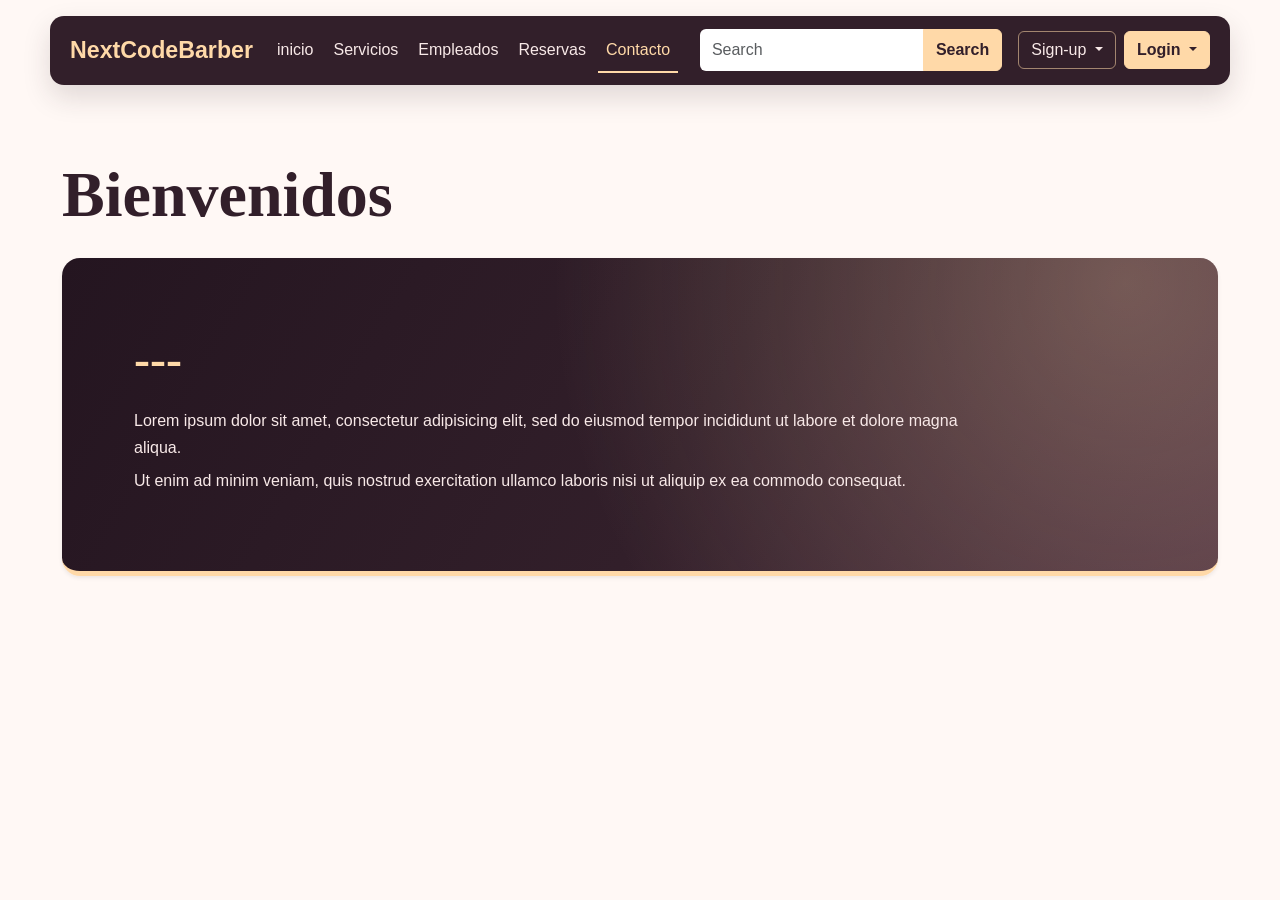
<file: Contacto.html>
<!DOCTYPE html>
<html lang="es">

<head>
    <meta charset="UTF-8">
    <meta name="viewport" content="width=device-width, initial-scale=1.0">
    <link href="https://cdn.jsdelivr.net/npm/bootstrap@5.3.8/dist/css/bootstrap.min.css" rel="stylesheet"
        integrity="sha384-sRIl4kxILFvY47J16cr9ZwB07vP4J8+LH7qKQnuqkuIAvNWLzeN8tE5YBujZqJLB" crossorigin="anonymous">
    <link rel="stylesheet" href="styles.css">
    <title>NextCode | Barberia profesional</title>
</head>

<body>
    <nav class="navbar navbar-dark navbar-expand-lg barra-barber">
        <div class="container-fluid px-0">
            <a class="navbar-brand logo" href="index.html">NextCodeBarber</a>
            <button class="navbar-toggler" type="button" data-bs-toggle="collapse" data-bs-target="#menuPrincipal"
                aria-controls="menuPrincipal" aria-expanded="false" aria-label="Abrir navegacion">
                <span class="navbar-toggler-icon"></span>
            </button>

            <div class="collapse navbar-collapse" id="menuPrincipal">
                <ul class="navbar-nav menu me-auto">
                    <li class="nav-item"><a class="nav-link" href="index.html" aria-current="page">inicio</a></li>
                    <li class="nav-item"><a class="nav-link" href="Servicios.html">Servicios</a></li>
                    <li class="nav-item"><a class="nav-link" href="Barberos.html">Empleados</a></li>
                    <li class="nav-item"><a class="nav-link" href="Reservas.html">Reservas</a></li>
                    <li class="nav-item"><a class="nav-link active" href="Contacto.html">Contacto</a></li>
                </ul>

                <form class="d-flex buscador my-3 my-lg-0" role="search">
                    <div class="input-group">
                        <input class="form-control" type="search" placeholder="Search" aria-label="Buscar">
                        <button class="btn btn-search" type="submit">Search</button>
                    </div>
                </form>

                <div class="usuarios ms-lg-3 mt-2 mt-lg-0 d-flex gap-2">

                    <div class="dropdown">
                        <button class="btn btn-outline-light dropdown-toggle" type="button" id="dropdownSignup"
                            data-bs-toggle="dropdown" data-bs-auto-close="outside" aria-expanded="false">
                            Sign-up
                        </button>
                        <form class="dropdown-menu dropdown-menu-end p-4 shadow" style="width: 280px;"
                            aria-labelledby="dropdownSignup">
                            <h5 class="mb-3">Registro</h5>
                            <div class="mb-3">
                                <label for="signupEmail" class="form-label">Correo electrónico</label>
                                <input type="email" class="form-control" id="signupEmail" placeholder="tu@email.com">
                            </div>
                            <div class="mb-3">
                                <label for="signupPassword" class="form-label">Contraseña</label>
                                <input type="password" class="form-control" id="signupPassword"
                                    placeholder="Contraseña">
                            </div>
                            <button type="submit" class="btn btn-dark w-100">Registrarse</button>
                        </form>
                    </div>

                    <div class="dropdown" id="loginDropdownWrap">
                        <button class="btn btn-primary dropdown-toggle" type="button" id="dropdownLogin"
                            data-bs-toggle="dropdown" data-bs-auto-close="outside" aria-expanded="false">
                            Login
                        </button>
                        <form class="dropdown-menu dropdown-menu-end p-4 shadow" style="width: 280px;"
                            aria-labelledby="dropdownLogin" id="formLogin" novalidate>
                            <h5 class="mb-3">Iniciar Sesión</h5>
                            <div class="alert alert-danger py-2 small d-none" role="alert" id="loginError"></div>
                            <div class="mb-3">
                                <label for="loginUser" class="form-label">Usuario o correo electrónico</label>
                                <input type="text" class="form-control" id="loginUser"
                                    placeholder="usuario o tu@email.com" autocomplete="username">
                            </div>
                            <div class="mb-3">
                                <label for="loginPassword" class="form-label">Contraseña</label>
                                <input type="password" class="form-control" id="loginPassword"
                                    placeholder="Contraseña" autocomplete="current-password">
                            </div>
                            <button type="submit" class="btn btn-dark w-100">Entrar</button>
                        </form>
                    </div>

                </div>
            </div>
        </div>
    </nav>


    <main class="container contenido">

        <div class="mb-4">
            <h1>Bienvenidos </h1>
        </div>


        <section class="barber-pro shadow-sm">

            <h2>---</h2>

            <p>
                Lorem ipsum dolor sit amet, consectetur adipisicing elit,
                sed do eiusmod tempor incididunt ut labore et dolore magna aliqua.
            </p>

            <p>
                Ut enim ad minim veniam, quis nostrud exercitation ullamco laboris
                nisi ut aliquip ex ea commodo consequat.
            </p>


        </section>
    </main>

    <script src="https://cdn.jsdelivr.net/npm/bootstrap@5.3.8/dist/js/bootstrap.bundle.min.js"
        integrity="sha384-FKyoEForCGlyvwx9Hj09JcYn3nv7wiPVlz7YYwJrWVcXK/BmnVDxM+D2scQbITxI" crossorigin="anonymous">
        </script>
    <script src="auth.js"></script>

      
</body>

</html>
</file>
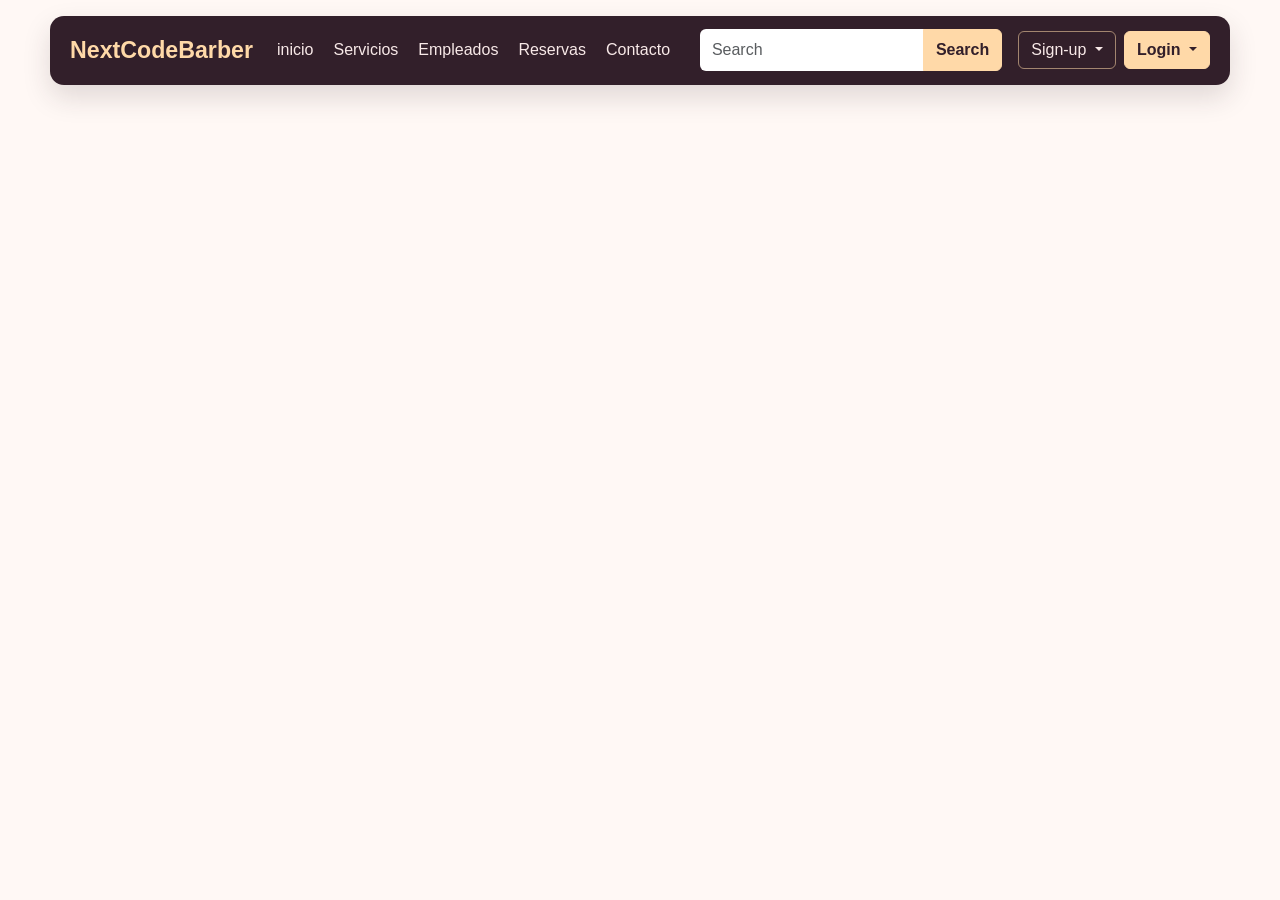
<file: Notificaciones.html>
<!DOCTYPE html>
<html lang="es">

<head>
    <meta charset="UTF-8">
    <meta name="viewport" content="width=device-width, initial-scale=1.0">
    <link href="https://cdn.jsdelivr.net/npm/bootstrap@5.3.8/dist/css/bootstrap.min.css" rel="stylesheet"
        integrity="sha384-sRIl4kxILFvY47J16cr9ZwB07vP4J8+LH7qKQnuqkuIAvNWLzeN8tE5YBujZqJLB" crossorigin="anonymous">
    <link rel="stylesheet" href="styles.css">
    <title>NextCode | Notificaciones</title>
</head>

<body>
    <nav class="navbar navbar-dark navbar-expand-lg barra-barber">
        <div class="container-fluid px-0">
            <a class="navbar-brand logo" href="index.html">NextCodeBarber</a>
            <button class="navbar-toggler" type="button" data-bs-toggle="collapse" data-bs-target="#menuPrincipal"
                aria-controls="menuPrincipal" aria-expanded="false" aria-label="Abrir navegacion">
                <span class="navbar-toggler-icon"></span>
            </button>

            <div class="collapse navbar-collapse" id="menuPrincipal">
                <ul class="navbar-nav menu me-auto">
                    <li class="nav-item"><a class="nav-link" href="index.html">inicio</a></li>
                    <li class="nav-item"><a class="nav-link" href="Servicios.html">Servicios</a></li>
                    <li class="nav-item"><a class="nav-link" href="Barberos.html">Empleados</a></li>
                    <li class="nav-item"><a class="nav-link" href="Reservas.html">Reservas</a></li>
                    <li class="nav-item"><a class="nav-link" href="Contacto.html">Contacto</a></li>
                </ul>

                <form class="d-flex buscador my-3 my-lg-0" role="search">
                    <div class="input-group">
                        <input class="form-control" type="search" placeholder="Search" aria-label="Buscar">
                        <button class="btn btn-search" type="submit">Search</button>
                    </div>
                </form>

                <div class="usuarios ms-lg-3 mt-2 mt-lg-0 d-flex gap-2">

                    <div class="dropdown">
                        <button class="btn btn-outline-light dropdown-toggle" type="button" id="dropdownSignup"
                            data-bs-toggle="dropdown" data-bs-auto-close="outside" aria-expanded="false">
                            Sign-up
                        </button>
                        <form class="dropdown-menu dropdown-menu-end p-4 shadow" style="width: 280px;"
                            aria-labelledby="dropdownSignup">
                            <h5 class="mb-3">Registro</h5>
                            <div class="mb-3">
                                <label for="signupEmail" class="form-label">Correo electrónico</label>
                                <input type="email" class="form-control" id="signupEmail" placeholder="tu@email.com">
                            </div>
                            <div class="mb-3">
                                <label for="signupPassword" class="form-label">Contraseña</label>
                                <input type="password" class="form-control" id="signupPassword"
                                    placeholder="Contraseña">
                            </div>
                            <button type="submit" class="btn btn-dark w-100">Registrarse</button>
                        </form>
                    </div>

                    <div class="dropdown" id="loginDropdownWrap">
                        <button class="btn btn-primary dropdown-toggle" type="button" id="dropdownLogin"
                            data-bs-toggle="dropdown" data-bs-auto-close="outside" aria-expanded="false">
                            Login
                        </button>
                        <form class="dropdown-menu dropdown-menu-end p-4 shadow" style="width: 280px;"
                            aria-labelledby="dropdownLogin" id="formLogin" novalidate>
                            <h5 class="mb-3">Iniciar Sesión</h5>
                            <div class="alert alert-danger py-2 small d-none" role="alert" id="loginError"></div>
                            <div class="mb-3">
                                <label for="loginUser" class="form-label">Usuario o correo electrónico</label>
                                <input type="text" class="form-control" id="loginUser"
                                    placeholder="usuario o tu@email.com" autocomplete="username">
                            </div>
                            <div class="mb-3">
                                <label for="loginPassword" class="form-label">Contraseña</label>
                                <input type="password" class="form-control" id="loginPassword"
                                    placeholder="Contraseña" autocomplete="current-password">
                            </div>
                            <button type="submit" class="btn btn-dark w-100">Entrar</button>
                        </form>
                    </div>

                </div>
            </div>
        </div>
    </nav>
    <script src="https://cdn.jsdelivr.net/npm/bootstrap@5.3.8/dist/js/bootstrap.bundle.min.js"
        integrity="sha384-FKyoEForCGlyvwx9Hj09JcYn3nv7wiPVlz7YYwJrWVcXK/BmnVDxM+D2scQbITxI" crossorigin="anonymous">
        </script>
    <script src="auth.js"></script>
</body>

</html>
</file>
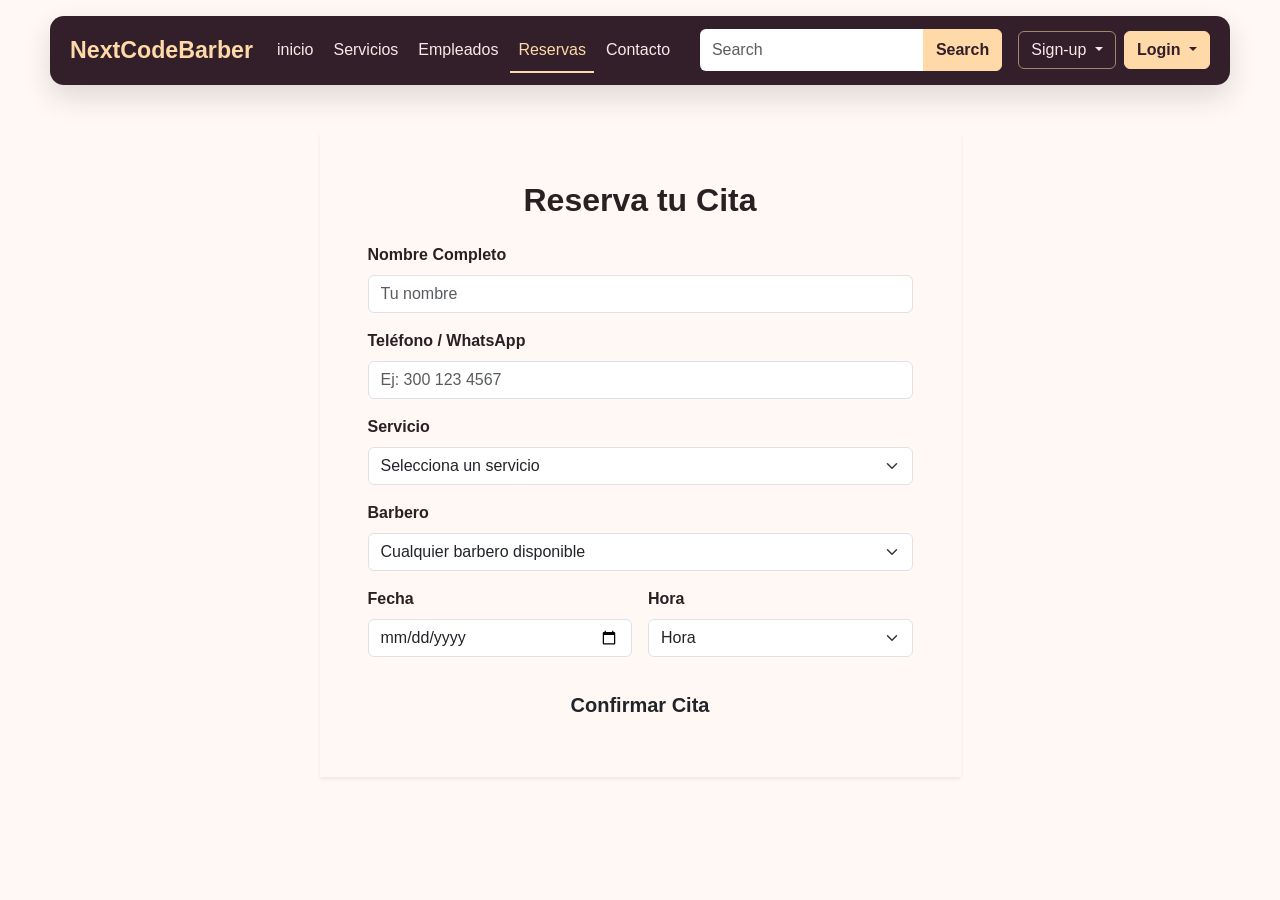
<file: Reservas.html>
<!DOCTYPE html>
<html lang="es">

<head>
    <meta charset="UTF-8">
    <meta name="viewport" content="width=device-width, initial-scale=1.0">
    <link href="https://cdn.jsdelivr.net/npm/bootstrap@5.3.8/dist/css/bootstrap.min.css" rel="stylesheet"
        integrity="sha384-sRIl4kxILFvY47J16cr9ZwB07vP4J8+LH7qKQnuqkuIAvNWLzeN8tE5YBujZqJLB" crossorigin="anonymous">
    <link rel="stylesheet" href="styles.css">
    <title>NextCode | Reservas</title>
    </style>
</head>

<body>
    <nav class="navbar navbar-dark navbar-expand-lg barra-barber">
        <div class="container-fluid px-0">
            <a class="navbar-brand logo" href="index.html">NextCodeBarber</a>
            <button class="navbar-toggler" type="button" data-bs-toggle="collapse" data-bs-target="#menuPrincipal"
                aria-controls="menuPrincipal" aria-expanded="false" aria-label="Abrir navegacion">
                <span class="navbar-toggler-icon"></span>
            </button>

            <div class="collapse navbar-collapse" id="menuPrincipal">
                <ul class="navbar-nav menu me-auto">
                    <li class="nav-item"><a class="nav-link" href="index.html">inicio</a></li>
                    <li class="nav-item"><a class="nav-link" href="Servicios.html">Servicios</a></li>
                    <li class="nav-item"><a class="nav-link" href="Barberos.html">Empleados</a></li>
                    <li class="nav-item"><a class="nav-link active" href="Reservas.html" aria-current="page">Reservas</a></li>
                    <li class="nav-item"><a class="nav-link" href="Contacto.html">Contacto</a></li>
                </ul>

                <form class="d-flex buscador my-3 my-lg-0" role="search">
                    <div class="input-group">
                        <input class="form-control" type="search" placeholder="Search" aria-label="Buscar">
                        <button class="btn btn-search" type="submit">Search</button>
                    </div>
                </form>

                <div class="usuarios ms-lg-3 mt-2 mt-lg-0 d-flex gap-2">

                    <div class="dropdown">
                        <button class="btn btn-outline-light dropdown-toggle" type="button" id="dropdownSignup"
                            data-bs-toggle="dropdown" data-bs-auto-close="outside" aria-expanded="false">
                            Sign-up
                        </button>
                        <form class="dropdown-menu dropdown-menu-end p-4 shadow" style="width: 280px;"
                            aria-labelledby="dropdownSignup">
                            <h5 class="mb-3">Registro</h5>
                            <div class="mb-3">
                                <label for="signupEmail" class="form-label">Correo electrónico</label>
                                <input type="email" class="form-control" id="signupEmail" placeholder="tu@email.com">
                            </div>
                            <div class="mb-3">
                                <label for="signupPassword" class="form-label">Contraseña</label>
                                <input type="password" class="form-control" id="signupPassword"
                                    placeholder="Contraseña">
                            </div>
                            <button type="submit" class="btn btn-dark w-100">Registrarse</button>
                        </form>
                    </div>

                    <div class="dropdown" id="loginDropdownWrap">
                        <button class="btn btn-primary dropdown-toggle" type="button" id="dropdownLogin"
                            data-bs-toggle="dropdown" data-bs-auto-close="outside" aria-expanded="false">
                            Login
                        </button>
                        <form class="dropdown-menu dropdown-menu-end p-4 shadow" style="width: 280px;"
                            aria-labelledby="dropdownLogin" id="formLogin" novalidate>
                            <h5 class="mb-3">Iniciar Sesión</h5>
                            <div class="alert alert-danger py-2 small d-none" role="alert" id="loginError"></div>
                            <div class="mb-3">
                                <label for="loginUser" class="form-label">Usuario o correo electrónico</label>
                                <input type="text" class="form-control" id="loginUser"
                                    placeholder="usuario o tu@email.com" autocomplete="username">
                            </div>
                            <div class="mb-3">
                                <label for="loginPassword" class="form-label">Contraseña</label>
                                <input type="password" class="form-control" id="loginPassword"
                                    placeholder="Contraseña" autocomplete="current-password">
                            </div>
                            <button type="submit" class="btn btn-dark w-100">Entrar</button>
                        </form>
                    </div>

                </div>
            </div>
        </div>
    </nav>

    <main class="container my-5">
        <div class="row justify-content-center">
            <div class="col-md-8 col-lg-7">
                <div class="section-custom p-4 p-md-5 shadow-sm">
                    <h2 class="fw-bold title-serif text-center mb-4">Reserva tu Cita</h2>

                    <form id="formReserva">
                        <div class="mb-3">
                            <label class="form-label fw-bold">Nombre Completo</label>
                            <input type="text" class="form-control" placeholder="Tu nombre" required>
                        </div>

                        <div class="mb-3">
                            <label class="form-label fw-bold">Teléfono / WhatsApp</label>
                            <input type="tel" class="form-control" placeholder="Ej: 300 123 4567" required>
                        </div>

                        <div class="mb-3">
                            <label class="form-label fw-bold">Servicio</label>
                            <select class="form-select" required>
                                <option value="" selected disabled>Selecciona un servicio</option>
                                <option value="1">Corte clásico - $20.000</option>
                                <option value="2">Degradado - $25.000</option>
                                <option value="3">Corte + barba - $30.000</option>
                            </select>
                        </div>

                        <div class="mb-3">
                            <label class="form-label fw-bold">Barbero</label>
                            <select class="form-select">
                                <option value="" selected>Cualquier barbero disponible</option>
                                <option value="1">David Torres</option>
                                <option value="2">Mateo Ramírez</option>
                                <option value="3">Santiago Ríos</option>
                            </select>
                        </div>

                        <div class="row g-3 mb-4">
                            <div class="col-md-6">
                                <label class="form-label fw-bold">Fecha</label>
                                <input type="date" class="form-control" required>
                            </div>
                            <div class="col-md-6">
                                <label class="form-label fw-bold">Hora</label>
                                <select class="form-select" required>
                                    <option value="" selected disabled>Hora</option>
                                    <option value="10:00">10:00 AM</option>
                                    <option value="11:00">11:00 AM</option>
                                    <option value="14:00">02:00 PM</option>
                                    <option value="15:30">03:30 PM</option>
                                    <option value="17:00">05:00 PM</option>
                                </select>
                            </div>
                        </div>

                        <button type="submit" class="btn btn-reserve btn-lg w-100 fw-bold">Confirmar Cita</button>
                    </form>
                </div>
            </div>
        </div>
    </main>

    <script src="https://cdn.jsdelivr.net/npm/bootstrap@5.3.8/dist/js/bootstrap.bundle.min.js"
        integrity="sha384-FKyoEForCGlyvwx9Hj09JcYn3nv7wiPVlz7YYwJrWVcXK/BmnVDxM+D2scQbITxI" crossorigin="anonymous">
    </script>
    <script src="auth.js"></script>
</body>

</html>
</file>
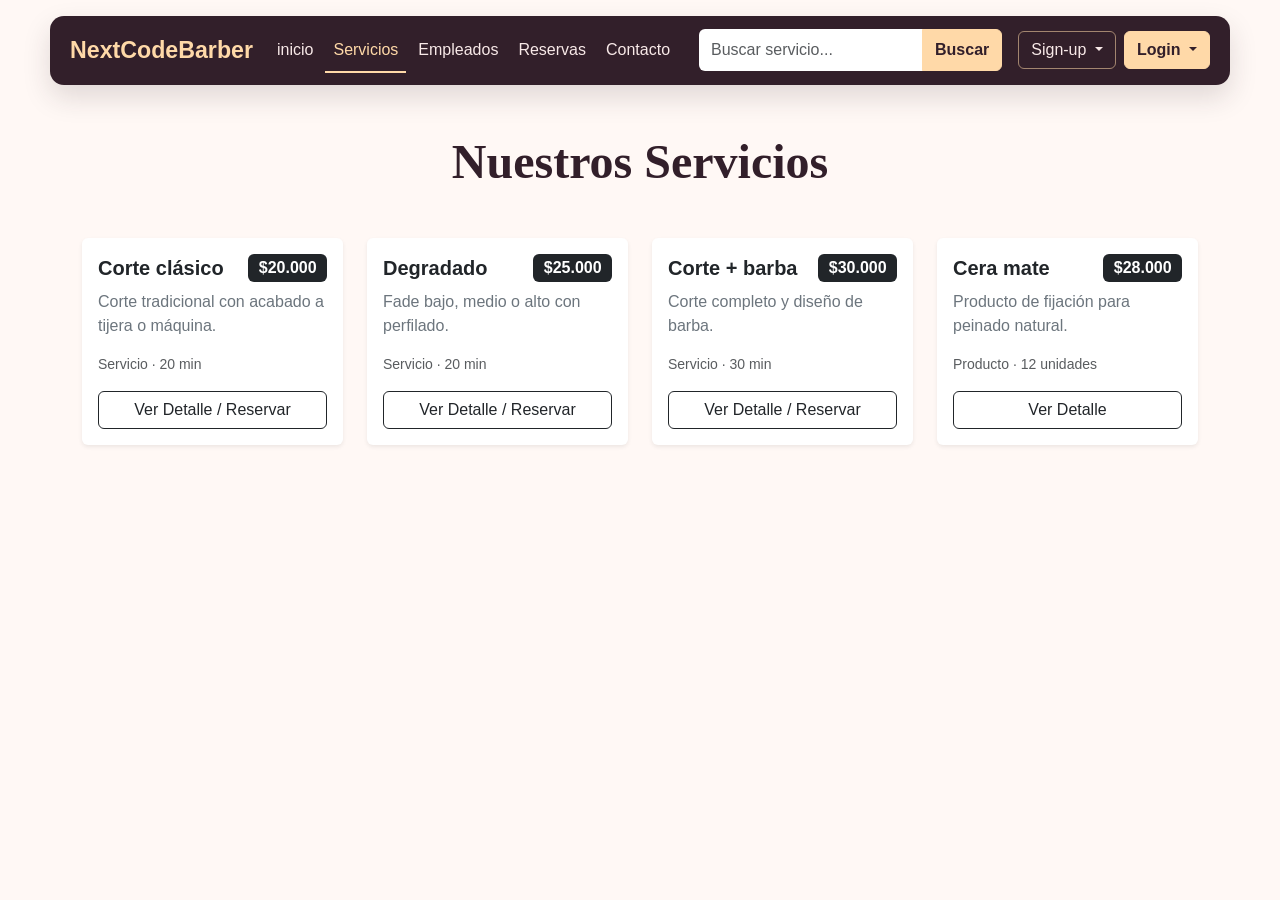
<file: Servicios.html>
<!DOCTYPE html>
<html lang="es">

<head>
    <meta charset="UTF-8">
    <meta name="viewport" content="width=device-width, initial-scale=1.0">
    <link href="https://cdn.jsdelivr.net/npm/bootstrap@5.3.8/dist/css/bootstrap.min.css" rel="stylesheet"
        integrity="sha384-sRIl4kxILFvY47J16cr9ZwB07vP4J8+LH7qKQnuqkuIAvNWLzeN8tE5YBujZqJLB" crossorigin="anonymous">
    <link rel="stylesheet" href="styles.css">
    <title>NextCode | Servicios</title>
</head>

<body>
    <nav class="navbar navbar-dark navbar-expand-lg barra-barber">
        <div class="container-fluid px-0">
            <a class="navbar-brand logo" href="index.html">NextCodeBarber</a>
            <button class="navbar-toggler" type="button" data-bs-toggle="collapse" data-bs-target="#menuPrincipal"
                aria-controls="menuPrincipal" aria-expanded="false" aria-label="Abrir navegacion">
                <span class="navbar-toggler-icon"></span>
            </button>

            <div class="collapse navbar-collapse" id="menuPrincipal">
                <ul class="navbar-nav menu me-auto">
                    <li class="nav-item"><a class="nav-link" href="index.html">inicio</a></li>
                    <li class="nav-item"><a class="nav-link active" href="Servicios.html" aria-current="page">Servicios</a></li>
                    <li class="nav-item"><a class="nav-link" href="Barberos.html">Empleados</a></li>
                    <li class="nav-item"><a class="nav-link" href="Reservas.html">Reservas</a></li>
                    <li class="nav-item"><a class="nav-link" href="Contacto.html">Contacto</a></li>
                </ul>

                <form class="d-flex buscador my-3 my-lg-0" role="search">
                    <div class="input-group">
                        <input class="form-control" type="search" placeholder="Buscar servicio..." aria-label="Buscar">
                        <button class="btn btn-search" type="submit">Buscar</button>
                    </div>
                </form>

                <div class="usuarios ms-lg-3 mt-2 mt-lg-0 d-flex gap-2">
                    <div class="dropdown">
                        <button class="btn btn-outline-light dropdown-toggle" type="button" id="dropdownSignup"
                            data-bs-toggle="dropdown" data-bs-auto-close="outside" aria-expanded="false">
                            Sign-up
                        </button>
                        <form class="dropdown-menu dropdown-menu-end p-4 shadow" style="width: 280px;"
                            aria-labelledby="dropdownSignup">
                            <h5 class="mb-3">Registro</h5>
                            <div class="mb-3">
                                <label for="signupEmail" class="form-label">Correo electrónico</label>
                                <input type="email" class="form-control" id="signupEmail" placeholder="tu@email.com">
                            </div>
                            <div class="mb-3">
                                <label for="signupPassword" class="form-label">Contraseña</label>
                                <input type="password" class="form-control" id="signupPassword" placeholder="Contraseña">
                            </div>
                            <button type="submit" class="btn btn-dark w-100">Registrarse</button>
                        </form>
                    </div>

                    <div class="dropdown" id="loginDropdownWrap">
                        <button class="btn btn-primary dropdown-toggle" type="button" id="dropdownLogin"
                            data-bs-toggle="dropdown" data-bs-auto-close="outside" aria-expanded="false">
                            Login
                        </button>
                        <form class="dropdown-menu dropdown-menu-end p-4 shadow" style="width: 280px;"
                            aria-labelledby="dropdownLogin" id="formLogin" novalidate>
                            <h5 class="mb-3">Iniciar Sesión</h5>
                            <div class="alert alert-danger py-2 small d-none" role="alert" id="loginError"></div>
                            <div class="mb-3">
                                <label for="loginUser" class="form-label">Usuario o correo electrónico</label>
                                <input type="text" class="form-control" id="loginUser"
                                    placeholder="usuario o tu@email.com" autocomplete="username">
                            </div>
                            <div class="mb-3">
                                <label for="loginPassword" class="form-label">Contraseña</label>
                                <input type="password" class="form-control" id="loginPassword"
                                    placeholder="Contraseña" autocomplete="current-password">
                            </div>
                            <button type="submit" class="btn btn-dark w-100">Entrar</button>
                        </form>
                    </div>
                </div>
            </div>
        </div>
    </nav>

    <main class="container my-5">
        <header class="text-center mb-5">
            <h2 class="titulo-seccion fw-bold display-5">Nuestros Servicios</h2>
        </header>

        <div class="row g-4">
            <div class="col-md-6 col-lg-3">
                <div class="card h-100 shadow-sm border-0">
                    <div class="card-body d-flex flex-column">
                        <div class="d-flex justify-content-between align-items-center mb-2">
                            <h5 class="card-title mb-0 fw-bold">Corte clásico</h5>
                            <span class="badge bg-dark fs-6">$20.000</span>
                        </div>
                        <p class="card-text text-secondary flex-grow-1">Corte tradicional con acabado a tijera o máquina.</p>
                        <div class="d-flex align-items-center gap-2 mb-3 text-muted small">
                            <span>Servicio · 20 min</span>
                        </div>
                        <button class="btn btn-outline-dark w-100" data-bs-toggle="modal"
                            data-bs-target="#modalCorte">Ver Detalle / Reservar</button>
                    </div>
                </div>
            </div>
            <div class="col-md-6 col-lg-3">
                <div class="card h-100 shadow-sm border-0">
                    <div class="card-body d-flex flex-column">
                        <div class="d-flex justify-content-between align-items-center mb-2">
                            <h5 class="card-title mb-0 fw-bold">Degradado</h5>
                            <span class="badge bg-dark fs-6">$25.000</span>
                        </div>
                        <p class="card-text text-secondary flex-grow-1">Fade bajo, medio o alto con perfilado.</p>
                        <div class="d-flex align-items-center gap-2 mb-3 text-muted small">
                            <span>Servicio · 20 min</span>
                        </div>
                        <button class="btn btn-outline-dark w-100" data-bs-toggle="modal"
                            data-bs-target="#modalDegradado">Ver Detalle / Reservar</button>
                    </div>
                </div>
            </div>
            <div class="col-md-6 col-lg-3">
                <div class="card h-100 shadow-sm border-0">
                    <div class="card-body d-flex flex-column">
                        <div class="d-flex justify-content-between align-items-center mb-2">
                            <h5 class="card-title mb-0 fw-bold">Corte + barba</h5>
                            <span class="badge bg-dark fs-6">$30.000</span>
                        </div>
                        <p class="card-text text-secondary flex-grow-1">Corte completo y diseño de barba.</p>
                        <div class="d-flex align-items-center gap-2 mb-3 text-muted small">
                            <span>Servicio · 30 min</span>
                        </div>
                        <button class="btn btn-outline-dark w-100" data-bs-toggle="modal"
                            data-bs-target="#modalCorteBarba">Ver Detalle / Reservar</button>
                    </div>
                </div>
            </div>
            <div class="col-md-6 col-lg-3">
                <div class="card h-100 shadow-sm border-0">
                    <div class="card-body d-flex flex-column">
                        <div class="d-flex justify-content-between align-items-center mb-2">
                            <h5 class="card-title mb-0 fw-bold">Cera mate</h5>
                            <span class="badge bg-dark fs-6">$28.000</span>
                        </div>
                        <p class="card-text text-secondary flex-grow-1">Producto de fijación para peinado natural.</p>
                        <div class="d-flex align-items-center gap-2 mb-3 text-muted small">
                            <span>Producto · 12 unidades</span>
                        </div>
                        <button class="btn btn-outline-dark w-100" data-bs-toggle="modal"
                            data-bs-target="#modalCera">Ver Detalle</button>
                    </div>
                </div>
            </div>
        </div>
    </main>

    <div class="modal fade" id="modalCorte" tabindex="-1" aria-hidden="true">
        <div class="modal-dialog modal-dialog-centered">
            <div class="modal-content">
                <div class="modal-header">
                    <h5 class="modal-title fw-bold">Corte clásico</h5>
                    <button type="button" class="btn-close" data-bs-dismiss="modal" aria-label="Close"></button>
                </div>
                <div class="modal-body">
                    <p>Corte tradicional con acabado a tijera o máquina.</p>
                    <ul class="list-group list-group-flush mb-3">
                        <li class="list-group-item"><strong>Tipo:</strong> Servicio</li>
                        <li class="list-group-item"><strong>Duración:</strong> 20 minutos</li>
                        <li class="list-group-item"><strong>Precio:</strong> $20.000 COP</li>
                    </ul>
                </div>
                <div class="modal-footer">
                    <button type="button" class="btn btn-secondary" data-bs-dismiss="modal">Cerrar</button>
                    <a href="Reservas.html" class="btn btn-dark">Agendar Cita</a>
                </div>
            </div>
        </div>
    </div>

    <div class="modal fade" id="modalDegradado" tabindex="-1" aria-hidden="true">
        <div class="modal-dialog modal-dialog-centered">
            <div class="modal-content">
                <div class="modal-header">
                    <h5 class="modal-title fw-bold">Degradado</h5>
                    <button type="button" class="btn-close" data-bs-dismiss="modal" aria-label="Close"></button>
                </div>
                <div class="modal-body">
                    <p>Fade bajo, medio o alto con perfilado.</p>
                    <ul class="list-group list-group-flush mb-3">
                        <li class="list-group-item"><strong>Tipo:</strong> Servicio</li>
                        <li class="list-group-item"><strong>Duración:</strong> 20 minutos</li>
                        <li class="list-group-item"><strong>Precio:</strong> $25.000 COP</li>
                    </ul>
                </div>
                <div class="modal-footer">
                    <button type="button" class="btn btn-secondary" data-bs-dismiss="modal">Cerrar</button>
                    <a href="Reservas.html" class="btn btn-dark">Agendar Cita</a>
                </div>
            </div>
        </div>
    </div>

    <div class="modal fade" id="modalCorteBarba" tabindex="-1" aria-hidden="true">
        <div class="modal-dialog modal-dialog-centered">
            <div class="modal-content">
                <div class="modal-header">
                    <h5 class="modal-title fw-bold">Corte + barba</h5>
                    <button type="button" class="btn-close" data-bs-dismiss="modal" aria-label="Close"></button>
                </div>
                <div class="modal-body">
                    <p>Corte completo y diseño de barba.</p>
                    <ul class="list-group list-group-flush mb-3">
                        <li class="list-group-item"><strong>Tipo:</strong> Servicio</li>
                        <li class="list-group-item"><strong>Duración:</strong> 30 minutos</li>
                        <li class="list-group-item"><strong>Precio:</strong> $30.000 COP</li>
                    </ul>
                </div>
                <div class="modal-footer">
                    <button type="button" class="btn btn-secondary" data-bs-dismiss="modal">Cerrar</button>
                    <a href="Reservas.html" class="btn btn-dark">Agendar Cita</a>
                </div>
            </div>
        </div>
    </div>

    <div class="modal fade" id="modalCera" tabindex="-1" aria-hidden="true">
        <div class="modal-dialog modal-dialog-centered">
            <div class="modal-content">
                <div class="modal-header">
                    <h5 class="modal-title fw-bold">Cera mate</h5>
                    <button type="button" class="btn-close" data-bs-dismiss="modal" aria-label="Close"></button>
                </div>
                <div class="modal-body">
                    <p>Producto de fijación para peinado natural.</p>
                    <ul class="list-group list-group-flush mb-3">
                        <li class="list-group-item"><strong>Tipo:</strong> Producto</li>
                        <li class="list-group-item"><strong>Disponibilidad:</strong> 12 unidades</li>
                        <li class="list-group-item"><strong>Precio:</strong> $28.000 COP</li>
                    </ul>
                </div>
                <div class="modal-footer">
                    <button type="button" class="btn btn-secondary" data-bs-dismiss="modal">Cerrar</button>
                </div>
            </div>
        </div>
    </div>

    <script src="https://cdn.jsdelivr.net/npm/bootstrap@5.3.8/dist/js/bootstrap.bundle.min.js"
        integrity="sha384-FKyoEForCGlyvwx9Hj09JcYn3nv7wiPVlz7YYwJrWVcXK/BmnVDxM+D2scQbITxI"
        crossorigin="anonymous"></script>
    <script src="auth.js"></script>
</body>

</html>
</file>
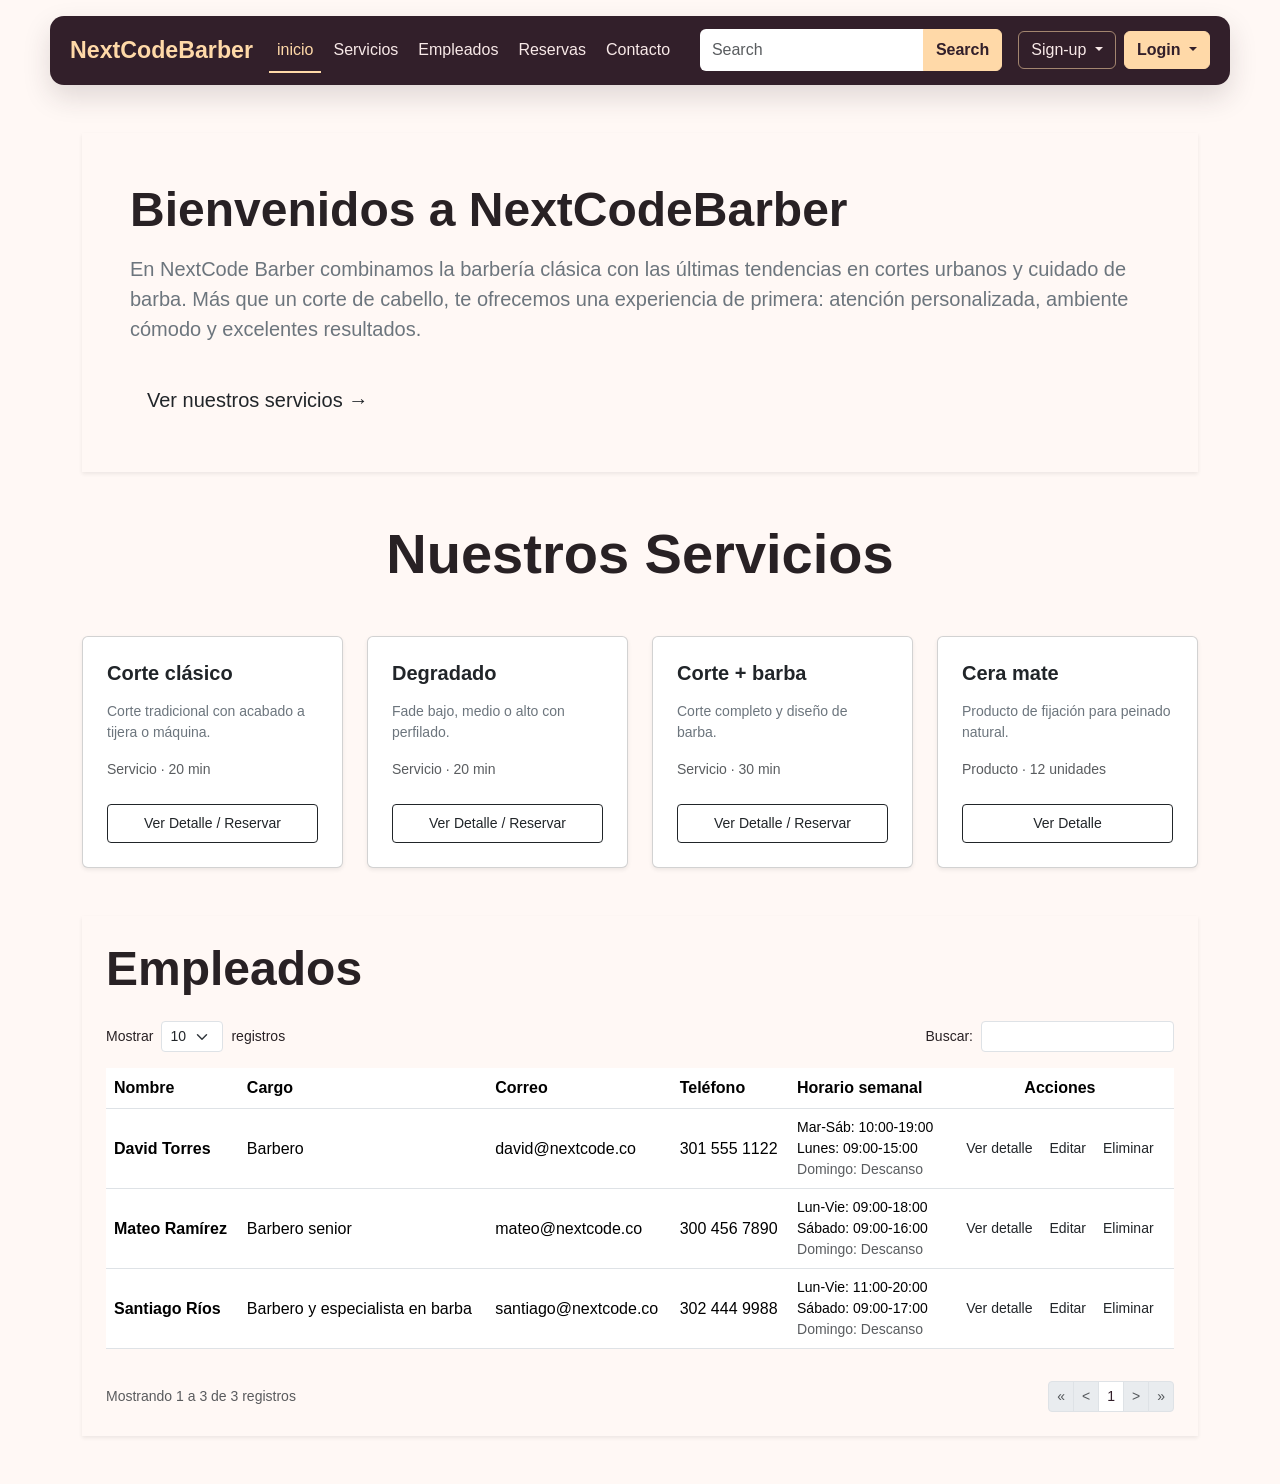
<file: admin/barberos.html>
<!DOCTYPE html>
<html lang="es">

<head>

    <meta charset="utf-8">
    <meta http-equiv="X-UA-Compatible" content="IE=edge">
    <meta name="viewport" content="width=device-width, initial-scale=1, shrink-to-fit=no">
    <meta name="description" content="">
    <meta name="author" content="">

    <script src="js/nc-guard.js"></script>

    <title>Barberos | Next Code Barbería</title>

    <!-- Custom fonts for this template-->
    <link href="vendor/fontawesome-free/css/all.min.css" rel="stylesheet" type="text/css">
    <link
        href="https://fonts.googleapis.com/css?family=Nunito:200,200i,300,300i,400,400i,600,600i,700,700i,800,800i,900,900i"
        rel="stylesheet">

    <!-- Custom styles for this template-->
    <link href="css/sb-admin-2.min.css" rel="stylesheet">
    <link href="css/nextcode-barberia.css" rel="stylesheet">

</head>

<body id="page-top">

    <!-- Page Wrapper -->
    <div id="wrapper">

        <!-- Sidebar -->
        <ul class="navbar-nav bg-gradient-primary sidebar sidebar-dark accordion" id="accordionSidebar">

            <!-- Sidebar - Brand -->
            <a class="sidebar-brand d-flex align-items-center justify-content-center" href="index.html">
                <div class="sidebar-brand-icon rotate-n-15">
                    <i class="fas fa-cut"></i>
                </div>
                <div class="sidebar-brand-text mx-3">NEXT CODE <sup>BARBERÍA</sup></div>
            </a>

            <!-- Divider -->
            <hr class="sidebar-divider my-0">

            <!-- Navegación directa de Next Code Barbería -->
            <li class="nav-item "><a class="nav-link" href="index.html"><i
                        class="fas fa-fw fa-tachometer-alt"></i><span>Panel principal</span></a></li>
            <hr class="sidebar-divider">
            <div class="sidebar-heading">Barbería</div>
            <li class="nav-item "><a class="nav-link" href="citas.html"><i
                        class="fas fa-fw fa-calendar-check"></i><span>Citas</span></a></li>
            <li class="nav-item "><a class="nav-link" href="servicios.html"><i
                        class="fas fa-fw fa-cut"></i><span>Servicios</span></a></li>
            <li class="nav-item active"><a class="nav-link" href="barberos.html"><i
                        class="fas fa-fw fa-user-tie"></i><span>Barberos</span></a></li>
            <li class="nav-item "><a class="nav-link" href="clientes.html"><i
                        class="fas fa-fw fa-users"></i><span>Clientes</span></a></li>
            <li class="nav-item "><a class="nav-link" href="horario.html"><i
                        class="fas fa-fw fa-clock"></i><span>Horario</span></a></li>
            <hr class="sidebar-divider">
            <li class="nav-item"><a class="nav-link" href="../index.html"><i
                        class="fas fa-fw fa-globe"></i><span>Ver sitio web</span></a></li>
            <hr class="sidebar-divider d-none d-md-block">
            <!-- Sidebar Toggler (Sidebar) -->
            <div class="text-center d-none d-md-inline">
                <button class="rounded-circle border-0" id="sidebarToggle"></button>
            </div>

        </ul>
        <!-- End of Sidebar -->

        <!-- Content Wrapper -->
        <div id="content-wrapper" class="d-flex flex-column">

            <!-- Main Content -->
            <div id="content">

                <!-- Topbar -->
                <nav class="navbar navbar-expand navbar-light bg-white topbar mb-4 static-top shadow">

                    <!-- Sidebar Toggle (Topbar) -->
                    <button id="sidebarToggleTop" class="btn btn-link d-md-none rounded-circle mr-3">
                        <i class="fa fa-bars"></i>
                    </button>

                    <!-- Topbar Search -->
                    <form
                        class="d-none d-sm-inline-block form-inline mr-auto ml-md-3 my-2 my-md-0 mw-100 navbar-search">
                        <div class="input-group">
                            <input type="text" class="form-control bg-light border-0 small"
                                placeholder="Buscar citas o clientes..." aria-label="Search"
                                aria-describedby="basic-addon2">
                            <div class="input-group-append">
                                <button class="btn btn-primary" type="button">
                                    <i class="fas fa-search fa-sm"></i>
                                </button>
                            </div>
                        </div>
                    </form>

                    <!-- Topbar Navbar -->
                    <ul class="navbar-nav ml-auto">

                        <!-- Nav Item - Search Dropdown (Visible Only XS) -->
                        <li class="nav-item dropdown no-arrow d-sm-none">
                            <a class="nav-link dropdown-toggle" href="#" id="searchDropdown" role="button"
                                data-toggle="dropdown" aria-haspopup="true" aria-expanded="false">
                                <i class="fas fa-search fa-fw"></i>
                            </a>
                            <!-- Dropdown - Messages -->
                            <div class="dropdown-menu dropdown-menu-right p-3 shadow animated--grow-in"
                                aria-labelledby="searchDropdown">
                                <form class="form-inline mr-auto w-100 navbar-search">
                                    <div class="input-group">
                                        <input type="text" class="form-control bg-light border-0 small"
                                            placeholder="Buscar citas o clientes..." aria-label="Search"
                                            aria-describedby="basic-addon2">
                                        <div class="input-group-append">
                                            <button class="btn btn-primary" type="button">
                                                <i class="fas fa-search fa-sm"></i>
                                            </button>
                                        </div>
                                    </div>
                                </form>
                            </div>
                        </li>

                        <!-- Nav Item - Alerts -->
                        <li class="nav-item dropdown no-arrow mx-1">
                            <a class="nav-link dropdown-toggle" href="#" id="alertsDropdown" role="button"
                                data-toggle="dropdown" aria-haspopup="true" aria-expanded="false">
                                <i class="fas fa-bell fa-fw"></i>
                                <!-- Counter - Alerts -->
                                <span class="badge badge-danger badge-counter">3+</span>
                            </a>
                            <!-- Dropdown - Alerts -->
                            <div class="dropdown-list dropdown-menu dropdown-menu-right shadow animated--grow-in"
                                aria-labelledby="alertsDropdown">
                                <h6 class="dropdown-header">
                                    Centro de alertas
                                </h6>
                                <a class="dropdown-item d-flex align-items-center" href="#">
                                    <div class="mr-3">
                                        <div class="icon-circle bg-primary">
                                            <i class="fas fa-file-alt text-white"></i>
                                        </div>
                                    </div>
                                    <div>
                                        <div class="small text-gray-500">December 12, 2019</div>
                                        <span class="font-weight-bold">A new monthly report is ready to download!</span>
                                    </div>
                                </a>
                                <a class="dropdown-item d-flex align-items-center" href="#">
                                    <div class="mr-3">
                                        <div class="icon-circle bg-success">
                                            <i class="fas fa-donate text-white"></i>
                                        </div>
                                    </div>
                                    <div>
                                        <div class="small text-gray-500">December 7, 2019</div>
                                        $290.29 has been deposited into your account!
                                    </div>
                                </a>
                                <a class="dropdown-item d-flex align-items-center" href="#">
                                    <div class="mr-3">
                                        <div class="icon-circle bg-warning">
                                            <i class="fas fa-exclamation-triangle text-white"></i>
                                        </div>
                                    </div>
                                    <div>
                                        <div class="small text-gray-500">December 2, 2019</div>
                                        Spending Alert: We've noticed unusually high spending for your account.
                                    </div>
                                </a>
                                <a class="dropdown-item text-center small text-gray-500" href="#">Ver todas las
                                    notificaciones</a>
                            </div>
                        </li>

                        <!-- Nav Item - Messages -->
                        <li class="nav-item dropdown no-arrow mx-1">
                            <a class="nav-link dropdown-toggle" href="#" id="messagesDropdown" role="button"
                                data-toggle="dropdown" aria-haspopup="true" aria-expanded="false">
                                <i class="fas fa-envelope fa-fw"></i>
                                <!-- Counter - Messages -->
                                <span class="badge badge-danger badge-counter">7</span>
                            </a>
                            <!-- Dropdown - Messages -->
                            <div class="dropdown-list dropdown-menu dropdown-menu-right shadow animated--grow-in"
                                aria-labelledby="messagesDropdown">
                                <h6 class="dropdown-header">
                                    Centro de mensajes
                                </h6>
                                <a class="dropdown-item d-flex align-items-center" href="#">
                                    <div class="dropdown-list-image mr-3">
                                        <img class="rounded-circle" src="img/undraw_profile_1.svg" alt="...">
                                        <div class="status-indicator bg-success"></div>
                                    </div>
                                    <div class="font-weight-bold">
                                        <div class="text-truncate">Hi there! I am wondering if you can help me with a
                                            problem I've been having.</div>
                                        <div class="small text-gray-500">Emily Fowler · 58m</div>
                                    </div>
                                </a>
                                <a class="dropdown-item d-flex align-items-center" href="#">
                                    <div class="dropdown-list-image mr-3">
                                        <img class="rounded-circle" src="img/undraw_profile_2.svg" alt="...">
                                        <div class="status-indicator"></div>
                                    </div>
                                    <div>
                                        <div class="text-truncate">I have the photos that you ordered last month, how
                                            would you like them sent to you?</div>
                                        <div class="small text-gray-500">Jae Chun · 1d</div>
                                    </div>
                                </a>
                                <a class="dropdown-item d-flex align-items-center" href="#">
                                    <div class="dropdown-list-image mr-3">
                                        <img class="rounded-circle" src="img/undraw_profile_3.svg" alt="...">
                                        <div class="status-indicator bg-warning"></div>
                                    </div>
                                    <div>
                                        <div class="text-truncate">Last month's report looks great, I am very happy with
                                            the progress so far, keep up the good work!</div>
                                        <div class="small text-gray-500">Morgan Alvarez · 2d</div>
                                    </div>
                                </a>
                                <a class="dropdown-item d-flex align-items-center" href="#">
                                    <div class="dropdown-list-image mr-3">
                                        <img class="rounded-circle" src="https://source.unsplash.com/Mv9hjnEUHR4/60x60"
                                            alt="...">
                                        <div class="status-indicator bg-success"></div>
                                    </div>
                                    <div>
                                        <div class="text-truncate">Am I a good boy? The reason I ask is because someone
                                            told me that people say this to all dogs, even if they aren't good...</div>
                                        <div class="small text-gray-500">Chicken the Dog · 2w</div>
                                    </div>
                                </a>
                                <a class="dropdown-item text-center small text-gray-500" href="#">Ver mensajes</a>
                            </div>
                        </li>

                        <div class="topbar-divider d-none d-sm-block"></div>

                        <!-- Nav Item - User Information -->
                        <li class="nav-item dropdown no-arrow">
                            <a class="nav-link dropdown-toggle" href="#" id="userDropdown" role="button"
                                data-toggle="dropdown" aria-haspopup="true" aria-expanded="false">
                                <span class="mr-2 d-none d-lg-inline text-gray-600 small">Administrador</span>
                                <img class="img-profile rounded-circle" src="img/undraw_profile.svg">
                            </a>
                            <!-- Dropdown - User Information -->
                            <div class="dropdown-menu dropdown-menu-right shadow animated--grow-in"
                                aria-labelledby="userDropdown">
                                <a class="dropdown-item" href="#">
                                    <i class="fas fa-user fa-sm fa-fw mr-2 text-gray-400"></i>
                                    Perfil
                                </a>
                                <a class="dropdown-item" href="#">
                                    <i class="fas fa-cogs fa-sm fa-fw mr-2 text-gray-400"></i>
                                    Configuración
                                </a>
                                <a class="dropdown-item" href="#">
                                    <i class="fas fa-list fa-sm fa-fw mr-2 text-gray-400"></i>
                                    Registro de actividad
                                </a>
                                <div class="dropdown-divider"></div>
                                <a class="dropdown-item" href="#" data-toggle="modal" data-target="#logoutModal">
                                    <i class="fas fa-sign-out-alt fa-sm fa-fw mr-2 text-gray-400"></i>
                                    Cerrar sesión
                                </a>
                            </div>
                        </li>

                    </ul>

                </nav>
                <!-- End of Topbar -->

                <!-- Begin Page Content -->
                <div class="container-fluid">
                    <div class="d-sm-flex align-items-center justify-content-between mb-4">
                        <div>
                            <h1 class="h3 mb-1 text-gray-800">Barberos</h1>
                            <p class="mb-0 text-muted">Administra la información del equipo contratado y sus horarios.
                            </p>
                        </div>
                    </div>
                    <style>
                        .nc-table td,
                        .nc-table th {
                            vertical-align: middle
                        }

                        .nc-actions {
                            white-space: nowrap
                        }

                        .nc-section {
                            margin-bottom: 1.25rem
                        }

                        .nc-note {
                            font-size: .82rem;
                            color: #6b5a62
                        }

                        .nc-price {
                            font-weight: 700;
                            color: #9a6a2f
                        }

                        .nc-avatar {
                            width: 40px;
                            height: 40px;
                            border-radius: 50%;
                            display: inline-flex;
                            align-items: center;
                            justify-content: center;
                            background: #ffd9a8;
                            color: #321f2a;
                            font-weight: 700;
                            margin-right: 8px
                        }

                        .form-control:focus {
                            border-color: #e8b266;
                            box-shadow: 0 0 0 .2rem rgba(232, 178, 102, .3)
                        }
                    </style>
                    <div class="d-flex justify-content-between align-items-center mb-3">
                        <p class="text-muted mb-0">Personal contratado y disponibilidad semanal.</p><button
                            class="btn btn-primary" data-toggle="modal" data-target="#barberModal"><i
                                class="fas fa-user-plus mr-1"></i> Agregar barbero</button>
                    </div>
                    <div class="row" id="barberList">
                        <div class="col-lg-4 col-md-6 mb-4 barber-card">
                            <div class="card shadow h-100">
                                <div class="card-body">
                                    <div class="d-flex align-items-center mb-3"><span class="nc-avatar">MR</span>
                                        <div>
                                            <h5 class="mb-0">Mateo Ramírez</h5><small class="text-muted">Barbero
                                                senior</small>
                                        </div>
                                    </div>
                                    <p><i class="fas fa-phone mr-2 text-primary"></i>300 456 7890</p>
                                    <p><i class="fas fa-envelope mr-2 text-primary"></i>mateo@nextcode.co</p>
                                    <h6 class="font-weight-bold">Horario semanal</h6>
                                    <ul class="small pl-3 mb-3">
                                        <li>Lun–Vie: 09:00–18:00</li>
                                        <li>Sábado: 09:00–16:00</li>
                                        <li>Domingo: Descanso</li>
                                    </ul><span class="badge badge-success">Activo</span><button
                                        class="btn btn-sm btn-outline-danger float-right remove-barber">Eliminar</button>
                                </div>
                            </div>
                        </div>
                        <div class="col-lg-4 col-md-6 mb-4 barber-card">
                            <div class="card shadow h-100">
                                <div class="card-body">
                                    <div class="d-flex align-items-center mb-3"><span class="nc-avatar">DT</span>
                                        <div>
                                            <h5 class="mb-0">David Torres</h5><small class="text-muted">Barbero</small>
                                        </div>
                                    </div>
                                    <p><i class="fas fa-phone mr-2 text-primary"></i>301 555 1122</p>
                                    <p><i class="fas fa-envelope mr-2 text-primary"></i>david@nextcode.co</p>
                                    <h6 class="font-weight-bold">Horario semanal</h6>
                                    <ul class="small pl-3 mb-3">
                                        <li>Mar–Sáb: 10:00–19:00</li>
                                        <li>Lunes: 09:00–15:00</li>
                                        <li>Domingo: Descanso</li>
                                    </ul><span class="badge badge-success">Activo</span><button
                                        class="btn btn-sm btn-outline-danger float-right remove-barber">Eliminar</button>
                                </div>
                            </div>
                        </div>
                        <div class="col-lg-4 col-md-6 mb-4 barber-card">
                            <div class="card shadow h-100">
                                <div class="card-body">
                                    <div class="d-flex align-items-center mb-3"><span class="nc-avatar">SR</span>
                                        <div>
                                            <h5 class="mb-0">Santiago Ríos</h5><small class="text-muted">Barbero y
                                                especialista en barba</small>
                                        </div>
                                    </div>
                                    <p><i class="fas fa-phone mr-2 text-primary"></i>302 444 9988</p>
                                    <p><i class="fas fa-envelope mr-2 text-primary"></i>santiago@nextcode.co</p>
                                    <h6 class="font-weight-bold">Horario semanal</h6>
                                    <ul class="small pl-3 mb-3">
                                        <li>Lun–Vie: 11:00–20:00</li>
                                        <li>Sábado: 09:00–17:00</li>
                                        <li>Domingo: Descanso</li>
                                    </ul><span class="badge badge-success">Activo</span><button
                                        class="btn btn-sm btn-outline-danger float-right remove-barber">Eliminar</button>
                                </div>
                            </div>
                        </div>
                    </div>
                    <div class="modal fade" id="barberModal" tabindex="-1">
                        <div class="modal-dialog">
                            <div class="modal-content">
                                <form id="barberForm">
                                    <div class="modal-header">
                                        <h5 class="modal-title">Registrar barbero</h5><button class="close"
                                            data-dismiss="modal" type="button"><span>&times;</span></button>
                                    </div>
                                    <div class="modal-body">
                                        <div class="form-group"><label>Nombre completo</label><input id="bName"
                                                class="form-control" required></div>
                                        <div class="form-group"><label>Especialidad / cargo</label><input id="bRole"
                                                class="form-control" required></div>
                                        <div class="form-row">
                                            <div class="form-group col-md-6"><label>Teléfono</label><input id="bPhone"
                                                    class="form-control" required></div>
                                            <div class="form-group col-md-6"><label>Correo</label><input id="bEmail"
                                                    type="email" class="form-control" required></div>
                                        </div>
                                        <div class="form-group"><label>Horario semanal</label><textarea id="bHours"
                                                class="form-control" required
                                                placeholder="Lun–Vie 09:00–18:00; Sábado 09:00–16:00"></textarea></div>
                                    </div>
                                    <div class="modal-footer"><button class="btn btn-light" data-dismiss="modal"
                                            type="button">Cancelar</button><button class="btn btn-primary">Agregar
                                            barbero</button></div>
                                </form>
                            </div>
                        </div>
                    </div>
                    <script>document.getElementById('barberList').onclick = e => { if (e.target.classList.contains('remove-barber') && confirm('¿Eliminar este barbero de la lista de demostración?')) e.target.closest('.barber-card').remove() }; document.getElementById('barberForm').onsubmit = e => { e.preventDefault(); let name = document.getElementById('bName').value, role = document.getElementById('bRole').value, phone = document.getElementById('bPhone').value, email = document.getElementById('bEmail').value, hours = document.getElementById('bHours').value; let initials = name.split(/\s+/).map(x => x[0]).join('').slice(0, 2).toUpperCase(); let col = document.createElement('div'); col.className = 'col-lg-4 col-md-6 mb-4 barber-card'; col.innerHTML = '<div class="card shadow h-100"><div class="card-body"><div class="d-flex align-items-center mb-3"><span class="nc-avatar"></span><div><h5 class="mb-0"></h5><small class="text-muted"></small></div></div><p><i class="fas fa-phone mr-2 text-primary"></i><span class="phone"></span></p><p><i class="fas fa-envelope mr-2 text-primary"></i><span class="email"></span></p><h6 class="font-weight-bold">Horario semanal</h6><p class="hours small"></p><span class="badge badge-success">Activo</span><button class="btn btn-sm btn-outline-danger float-right remove-barber">Eliminar</button></div></div>'; col.querySelector('.nc-avatar').textContent = initials; col.querySelector('h5').textContent = name; col.querySelector('small').textContent = role; col.querySelector('.phone').textContent = phone; col.querySelector('.email').textContent = email; col.querySelector('.hours').textContent = hours; document.getElementById('barberList').appendChild(col); e.target.reset(); $('#barberModal').modal('hide') };</script>
                </div>
                <!-- End of Main Content -->

                <!-- Footer -->
                <footer class="sticky-footer bg-white">
                    <div class="container my-auto">
                        <div class="copyright text-center my-auto">
                            <span>Copyright &copy; Next Code Barbería 2026</span>
                        </div>
                    </div>
                </footer>
                <!-- End of Footer -->

            </div>
            <!-- End of Content Wrapper -->

        </div>
        <!-- End of Page Wrapper -->

        <!-- Scroll to Top Button-->
        <a class="scroll-to-top rounded" href="#page-top">
            <i class="fas fa-angle-up"></i>
        </a>

        <!-- Logout Modal-->
        <div class="modal fade" id="logoutModal" tabindex="-1" role="dialog" aria-labelledby="exampleModalLabel"
            aria-hidden="true">
            <div class="modal-dialog" role="document">
                <div class="modal-content">
                    <div class="modal-header">
                        <h5 class="modal-title" id="exampleModalLabel">¿Listo para salir?</h5>
                        <button class="close" type="button" data-dismiss="modal" aria-label="Close">
                            <span aria-hidden="true">×</span>
                        </button>
                    </div>
                    <div class="modal-body">Selecciona «Cerrar sesión» si quieres terminar tu sesión de administrador.</div>
                    <div class="modal-footer">
                        <button class="btn btn-secondary" type="button" data-dismiss="modal">Cancelar</button>
                        <a class="btn btn-primary nc-logout" href="../index.html">Cerrar sesión</a>
                    </div>
                </div>
            </div>
        </div>

        <!-- Bootstrap core JavaScript-->
        <script src="vendor/jquery/jquery.min.js"></script>
        <script src="vendor/bootstrap/js/bootstrap.bundle.min.js"></script>

        <!-- Core plugin JavaScript-->
        <script src="vendor/jquery-easing/jquery.easing.min.js"></script>

        <!-- Custom scripts for all pages-->
        <script src="js/sb-admin-2.min.js"></script>

        <!-- Page level plugins -->

        <!-- Page level custom scripts -->

</body>

</html>
</file>
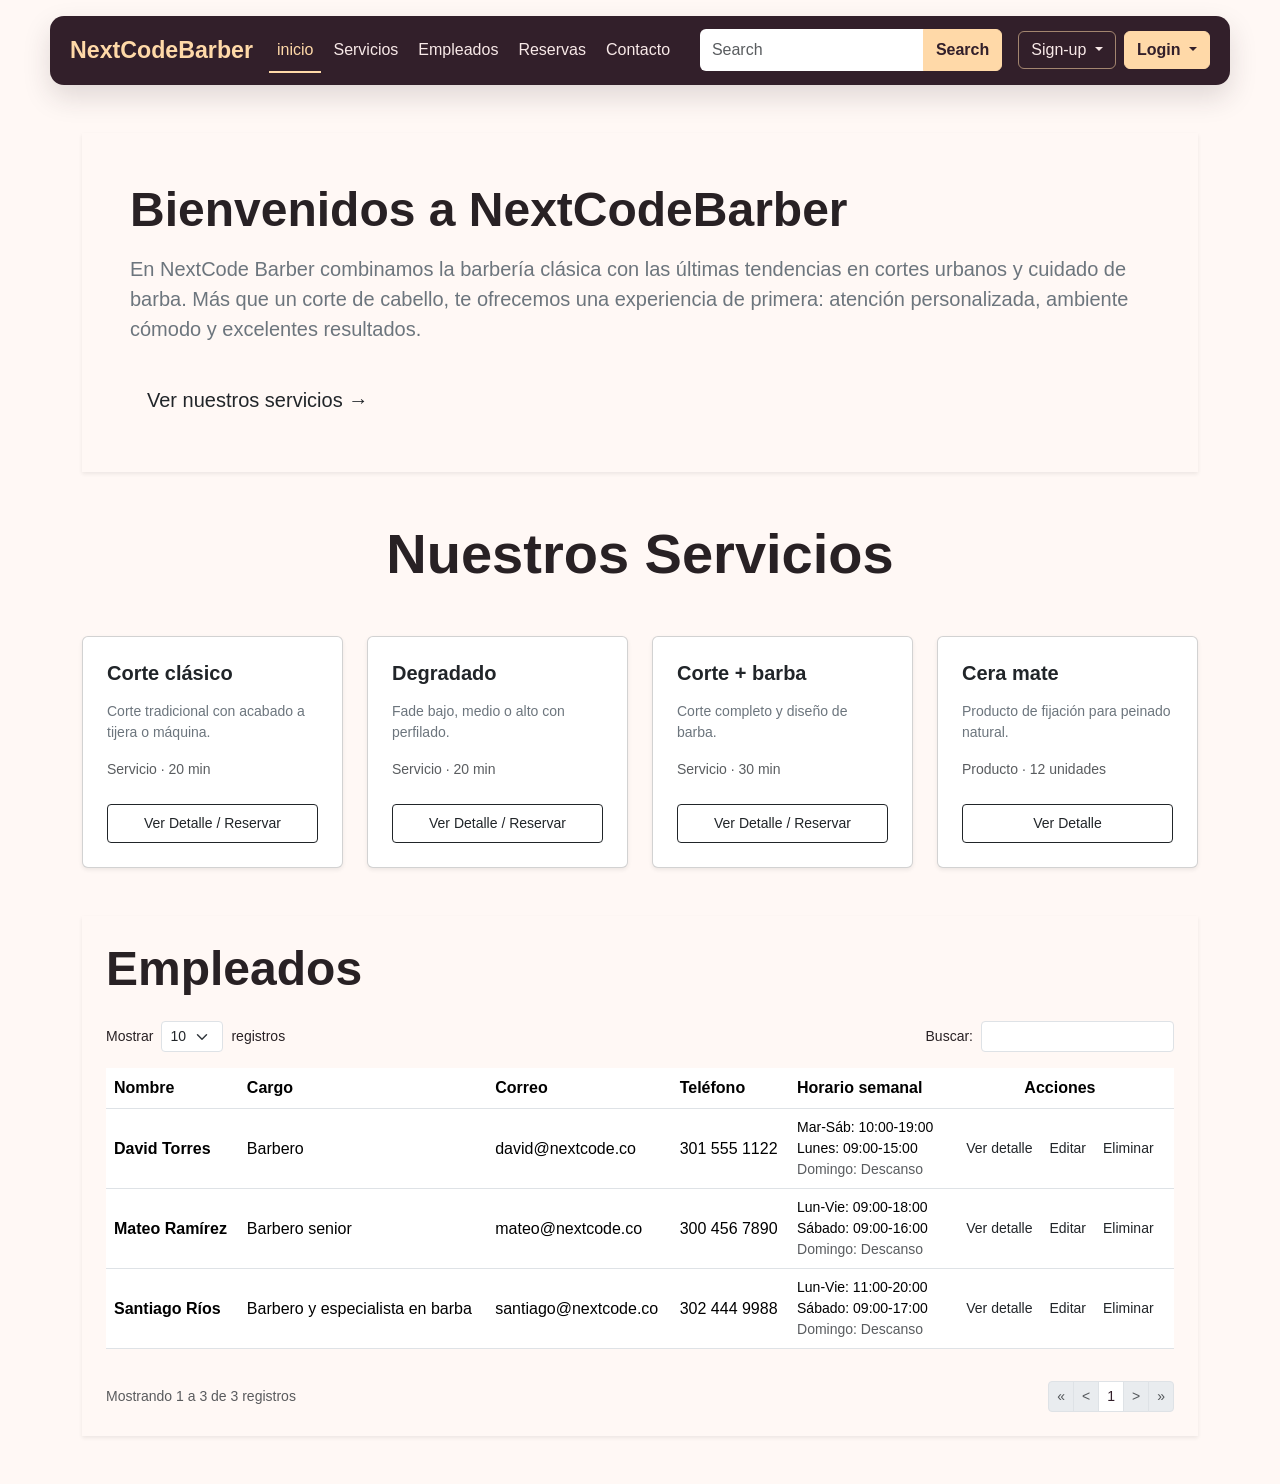
<file: admin/citas.html>
<!DOCTYPE html>
<html lang="es">

<head>

    <meta charset="utf-8">
    <meta http-equiv="X-UA-Compatible" content="IE=edge">
    <meta name="viewport" content="width=device-width, initial-scale=1, shrink-to-fit=no">
    <meta name="description" content="">
    <meta name="author" content="">

    <script src="js/nc-guard.js"></script>

    <title>Citas | Next Code Barbería</title>

    <!-- Custom fonts for this template-->
    <link href="vendor/fontawesome-free/css/all.min.css" rel="stylesheet" type="text/css">
    <link
        href="https://fonts.googleapis.com/css?family=Nunito:200,200i,300,300i,400,400i,600,600i,700,700i,800,800i,900,900i"
        rel="stylesheet">

    <!-- Custom styles for this template-->
    <link href="css/sb-admin-2.min.css" rel="stylesheet">
    <link href="css/nextcode-barberia.css" rel="stylesheet">

</head>

<body id="page-top">

    <!-- Page Wrapper -->
    <div id="wrapper">

        <!-- Sidebar -->
        <ul class="navbar-nav bg-gradient-primary sidebar sidebar-dark accordion" id="accordionSidebar">

            <!-- Sidebar - Brand -->
            <a class="sidebar-brand d-flex align-items-center justify-content-center" href="index.html">
                <div class="sidebar-brand-icon rotate-n-15">
                    <i class="fas fa-cut"></i>
                </div>
                <div class="sidebar-brand-text mx-3">NEXT CODE <sup>BARBERÍA</sup></div>
            </a>

            <!-- Divider -->
            <hr class="sidebar-divider my-0">

            <!-- Navegación directa de Next Code Barbería -->
            <li class="nav-item "><a class="nav-link" href="index.html"><i
                        class="fas fa-fw fa-tachometer-alt"></i><span>Panel principal</span></a></li>
            <hr class="sidebar-divider">
            <div class="sidebar-heading">Barbería</div>
            <li class="nav-item active"><a class="nav-link" href="citas.html"><i
                        class="fas fa-fw fa-calendar-check"></i><span>Citas</span></a></li>
            <li class="nav-item "><a class="nav-link" href="servicios.html"><i
                        class="fas fa-fw fa-cut"></i><span>Servicios</span></a></li>
            <li class="nav-item "><a class="nav-link" href="barberos.html"><i
                        class="fas fa-fw fa-user-tie"></i><span>Barberos</span></a></li>
            <li class="nav-item "><a class="nav-link" href="clientes.html"><i
                        class="fas fa-fw fa-users"></i><span>Clientes</span></a></li>
            <li class="nav-item "><a class="nav-link" href="horario.html"><i
                        class="fas fa-fw fa-clock"></i><span>Horario</span></a></li>
            <hr class="sidebar-divider">
            <li class="nav-item"><a class="nav-link" href="../index.html"><i
                        class="fas fa-fw fa-globe"></i><span>Ver sitio web</span></a></li>
            <hr class="sidebar-divider d-none d-md-block">
            <!-- Sidebar Toggler (Sidebar) -->
            <div class="text-center d-none d-md-inline">
                <button class="rounded-circle border-0" id="sidebarToggle"></button>
            </div>

        </ul>
        <!-- End of Sidebar -->

        <!-- Content Wrapper -->
        <div id="content-wrapper" class="d-flex flex-column">

            <!-- Main Content -->
            <div id="content">

                <!-- Topbar -->
                <nav class="navbar navbar-expand navbar-light bg-white topbar mb-4 static-top shadow">

                    <!-- Sidebar Toggle (Topbar) -->
                    <button id="sidebarToggleTop" class="btn btn-link d-md-none rounded-circle mr-3">
                        <i class="fa fa-bars"></i>
                    </button>

                    <!-- Topbar Search -->
                    <form
                        class="d-none d-sm-inline-block form-inline mr-auto ml-md-3 my-2 my-md-0 mw-100 navbar-search">
                        <div class="input-group">
                            <input type="text" class="form-control bg-light border-0 small"
                                placeholder="Buscar citas o clientes..." aria-label="Search"
                                aria-describedby="basic-addon2">
                            <div class="input-group-append">
                                <button class="btn btn-primary" type="button">
                                    <i class="fas fa-search fa-sm"></i>
                                </button>
                            </div>
                        </div>
                    </form>

                    <!-- Topbar Navbar -->
                    <ul class="navbar-nav ml-auto">

                        <!-- Nav Item - Search Dropdown (Visible Only XS) -->
                        <li class="nav-item dropdown no-arrow d-sm-none">
                            <a class="nav-link dropdown-toggle" href="#" id="searchDropdown" role="button"
                                data-toggle="dropdown" aria-haspopup="true" aria-expanded="false">
                                <i class="fas fa-search fa-fw"></i>
                            </a>
                            <!-- Dropdown - Messages -->
                            <div class="dropdown-menu dropdown-menu-right p-3 shadow animated--grow-in"
                                aria-labelledby="searchDropdown">
                                <form class="form-inline mr-auto w-100 navbar-search">
                                    <div class="input-group">
                                        <input type="text" class="form-control bg-light border-0 small"
                                            placeholder="Buscar citas o clientes..." aria-label="Search"
                                            aria-describedby="basic-addon2">
                                        <div class="input-group-append">
                                            <button class="btn btn-primary" type="button">
                                                <i class="fas fa-search fa-sm"></i>
                                            </button>
                                        </div>
                                    </div>
                                </form>
                            </div>
                        </li>

                        <!-- Nav Item - Alerts -->
                        <li class="nav-item dropdown no-arrow mx-1">
                            <a class="nav-link dropdown-toggle" href="#" id="alertsDropdown" role="button"
                                data-toggle="dropdown" aria-haspopup="true" aria-expanded="false">
                                <i class="fas fa-bell fa-fw"></i>
                                <!-- Counter - Alerts -->
                                <span class="badge badge-danger badge-counter">3+</span>
                            </a>
                            <!-- Dropdown - Alerts -->
                            <div class="dropdown-list dropdown-menu dropdown-menu-right shadow animated--grow-in"
                                aria-labelledby="alertsDropdown">
                                <h6 class="dropdown-header">
                                    Centro de alertas
                                </h6>
                                <a class="dropdown-item d-flex align-items-center" href="#">
                                    <div class="mr-3">
                                        <div class="icon-circle bg-primary">
                                            <i class="fas fa-file-alt text-white"></i>
                                        </div>
                                    </div>
                                    <div>
                                        <div class="small text-gray-500">December 12, 2019</div>
                                        <span class="font-weight-bold">A new monthly report is ready to download!</span>
                                    </div>
                                </a>
                                <a class="dropdown-item d-flex align-items-center" href="#">
                                    <div class="mr-3">
                                        <div class="icon-circle bg-success">
                                            <i class="fas fa-donate text-white"></i>
                                        </div>
                                    </div>
                                    <div>
                                        <div class="small text-gray-500">December 7, 2019</div>
                                        $290.29 has been deposited into your account!
                                    </div>
                                </a>
                                <a class="dropdown-item d-flex align-items-center" href="#">
                                    <div class="mr-3">
                                        <div class="icon-circle bg-warning">
                                            <i class="fas fa-exclamation-triangle text-white"></i>
                                        </div>
                                    </div>
                                    <div>
                                        <div class="small text-gray-500">December 2, 2019</div>
                                        Spending Alert: We've noticed unusually high spending for your account.
                                    </div>
                                </a>
                                <a class="dropdown-item text-center small text-gray-500" href="#">Ver todas las
                                    notificaciones</a>
                            </div>
                        </li>

                        <!-- Nav Item - Messages -->
                        <li class="nav-item dropdown no-arrow mx-1">
                            <a class="nav-link dropdown-toggle" href="#" id="messagesDropdown" role="button"
                                data-toggle="dropdown" aria-haspopup="true" aria-expanded="false">
                                <i class="fas fa-envelope fa-fw"></i>
                                <!-- Counter - Messages -->
                                <span class="badge badge-danger badge-counter">7</span>
                            </a>
                            <!-- Dropdown - Messages -->
                            <div class="dropdown-list dropdown-menu dropdown-menu-right shadow animated--grow-in"
                                aria-labelledby="messagesDropdown">
                                <h6 class="dropdown-header">
                                    Centro de mensajes
                                </h6>
                                <a class="dropdown-item d-flex align-items-center" href="#">
                                    <div class="dropdown-list-image mr-3">
                                        <img class="rounded-circle" src="img/undraw_profile_1.svg" alt="...">
                                        <div class="status-indicator bg-success"></div>
                                    </div>
                                    <div class="font-weight-bold">
                                        <div class="text-truncate">Hi there! I am wondering if you can help me with a
                                            problem I've been having.</div>
                                        <div class="small text-gray-500">Emily Fowler · 58m</div>
                                    </div>
                                </a>
                                <a class="dropdown-item d-flex align-items-center" href="#">
                                    <div class="dropdown-list-image mr-3">
                                        <img class="rounded-circle" src="img/undraw_profile_2.svg" alt="...">
                                        <div class="status-indicator"></div>
                                    </div>
                                    <div>
                                        <div class="text-truncate">I have the photos that you ordered last month, how
                                            would you like them sent to you?</div>
                                        <div class="small text-gray-500">Jae Chun · 1d</div>
                                    </div>
                                </a>
                                <a class="dropdown-item d-flex align-items-center" href="#">
                                    <div class="dropdown-list-image mr-3">
                                        <img class="rounded-circle" src="img/undraw_profile_3.svg" alt="...">
                                        <div class="status-indicator bg-warning"></div>
                                    </div>
                                    <div>
                                        <div class="text-truncate">Last month's report looks great, I am very happy with
                                            the progress so far, keep up the good work!</div>
                                        <div class="small text-gray-500">Morgan Alvarez · 2d</div>
                                    </div>
                                </a>
                                <a class="dropdown-item d-flex align-items-center" href="#">
                                    <div class="dropdown-list-image mr-3">
                                        <img class="rounded-circle" src="https://source.unsplash.com/Mv9hjnEUHR4/60x60"
                                            alt="...">
                                        <div class="status-indicator bg-success"></div>
                                    </div>
                                    <div>
                                        <div class="text-truncate">Am I a good boy? The reason I ask is because someone
                                            told me that people say this to all dogs, even if they aren't good...</div>
                                        <div class="small text-gray-500">Chicken the Dog · 2w</div>
                                    </div>
                                </a>
                                <a class="dropdown-item text-center small text-gray-500" href="#">Ver mensajes</a>
                            </div>
                        </li>

                        <div class="topbar-divider d-none d-sm-block"></div>

                        <!-- Nav Item - User Information -->
                        <li class="nav-item dropdown no-arrow">
                            <a class="nav-link dropdown-toggle" href="#" id="userDropdown" role="button"
                                data-toggle="dropdown" aria-haspopup="true" aria-expanded="false">
                                <span class="mr-2 d-none d-lg-inline text-gray-600 small">Administrador</span>
                                <img class="img-profile rounded-circle" src="img/undraw_profile.svg">
                            </a>
                            <!-- Dropdown - User Information -->
                            <div class="dropdown-menu dropdown-menu-right shadow animated--grow-in"
                                aria-labelledby="userDropdown">
                                <a class="dropdown-item" href="#">
                                    <i class="fas fa-user fa-sm fa-fw mr-2 text-gray-400"></i>
                                    Perfil
                                </a>
                                <a class="dropdown-item" href="#">
                                    <i class="fas fa-cogs fa-sm fa-fw mr-2 text-gray-400"></i>
                                    Configuración
                                </a>
                                <a class="dropdown-item" href="#">
                                    <i class="fas fa-list fa-sm fa-fw mr-2 text-gray-400"></i>
                                    Registro de actividad
                                </a>
                                <div class="dropdown-divider"></div>
                                <a class="dropdown-item" href="#" data-toggle="modal" data-target="#logoutModal">
                                    <i class="fas fa-sign-out-alt fa-sm fa-fw mr-2 text-gray-400"></i>
                                    Cerrar sesión
                                </a>
                            </div>
                        </li>

                    </ul>

                </nav>
                <!-- End of Topbar -->

                <!-- Begin Page Content -->
                <div class="container-fluid">
                    <div class="d-sm-flex align-items-center justify-content-between mb-4">
                        <div>
                            <h1 class="h3 mb-1 text-gray-800">Citas</h1>
                            <p class="mb-0 text-muted">Registra, busca, modifica, actualiza o cancela citas.</p>
                        </div>
                    </div>
                    <style>
                        .nc-table td,
                        .nc-table th {
                            vertical-align: middle
                        }

                        .nc-actions {
                            white-space: nowrap
                        }

                        .nc-section {
                            margin-bottom: 1.25rem
                        }

                        .nc-note {
                            font-size: .82rem;
                            color: #6b5a62
                        }

                        .nc-price {
                            font-weight: 700;
                            color: #9a6a2f
                        }

                        .nc-avatar {
                            width: 40px;
                            height: 40px;
                            border-radius: 50%;
                            display: inline-flex;
                            align-items: center;
                            justify-content: center;
                            background: #ffd9a8;
                            color: #321f2a;
                            font-weight: 700;
                            margin-right: 8px
                        }

                        .form-control:focus {
                            border-color: #e8b266;
                            box-shadow: 0 0 0 .2rem rgba(232, 178, 102, .3)
                        }
                    </style>
                    <div class="row">
                        <div class="col-lg-4">
                            <div class="card shadow nc-section">
                                <div class="card-header py-3">
                                    <h6 class="m-0 font-weight-bold text-primary">Registrar cita</h6>
                                </div>
                                <div class="card-body">
                                    <form id="appointmentForm"><input type="hidden" id="editAppointmentId">
                                        <div class="form-group"><label>Cliente</label><input id="aClient"
                                                class="form-control" required placeholder="Nombre del cliente"></div>
                                        <div class="form-group"><label>Teléfono</label><input id="aPhone"
                                                class="form-control" required placeholder="300 000 0000"></div>
                                        <div class="form-group"><label>Servicio</label><select id="aService"
                                                class="form-control">
                                                <option>Corte clásico</option>
                                                <option>Degradado</option>
                                                <option>Corte + barba</option>
                                                <option>Arreglo de barba</option>
                                            </select></div>
                                        <div class="form-group"><label>Barbero</label><select id="aBarber"
                                                class="form-control">
                                                <option>Mateo Ramírez</option>
                                                <option>David Torres</option>
                                                <option>Santiago Ríos</option>
                                            </select></div>
                                        <div class="form-row">
                                            <div class="form-group col-7"><label>Fecha</label><input id="aDate"
                                                    type="date" class="form-control" required></div>
                                            <div class="form-group col-5"><label>Hora</label><input id="aTime"
                                                    type="time" class="form-control" required></div>
                                        </div>
                                        <div class="form-group"><label>Estado</label><select id="aStatus"
                                                class="form-control">
                                                <option>Confirmada</option>
                                                <option>Pendiente</option>
                                                <option>Cancelada</option>
                                                <option>Finalizada</option>
                                            </select></div><button class="btn btn-primary btn-block" type="submit"><i
                                                class="fas fa-save mr-1"></i> Guardar cita</button><button
                                            class="btn btn-light btn-block" type="button" id="clearAppointment">Limpiar
                                            formulario</button>
                                    </form><small class="nc-note">Demostración local: los cambios no se guardan en la
                                        base de datos.</small>
                                </div>
                            </div>
                        </div>
                        <div class="col-lg-8">
                            <div class="card shadow nc-section">
                                <div class="card-header py-3">
                                    <h6 class="m-0 font-weight-bold text-primary">Buscar información de la cita</h6>
                                </div>
                                <div class="card-body">
                                    <div class="form-row mb-3">
                                        <div class="col-md-8 mb-2"><input id="appointmentSearch" class="form-control"
                                                placeholder="Buscar por cliente, teléfono, barbero o servicio"></div>
                                        <div class="col-md-4"><select id="appointmentFilter" class="form-control">
                                                <option value="">Todos los estados</option>
                                                <option>Confirmada</option>
                                                <option>Pendiente</option>
                                                <option>Cancelada</option>
                                                <option>Finalizada</option>
                                            </select></div>
                                    </div>
                                    <div class="table-responsive">
                                        <table class="table table-bordered nc-table" id="appointmentTable">
                                            <thead>
                                                <tr>
                                                    <th>Fecha / hora</th>
                                                    <th>Cliente</th>
                                                    <th>Servicio / barbero</th>
                                                    <th>Estado</th>
                                                    <th>Acciones</th>
                                                </tr>
                                            </thead>
                                            <tbody>
                                                <tr data-id="1">
                                                    <td>2026-10-10<br>09:00</td>
                                                    <td>Juan Pérez<br><small>300 111 2233</small></td>
                                                    <td>Corte clásico<br><small>Mateo Ramírez</small></td>
                                                    <td><span class="badge badge-success">Confirmada</span></td>
                                                    <td class="nc-actions"><button
                                                            class="btn btn-sm btn-outline-primary edit-row">Editar</button>
                                                        <button
                                                            class="btn btn-sm btn-outline-danger cancel-row">Cancelar</button>
                                                    </td>
                                                </tr>
                                                <tr data-id="2">
                                                    <td>2026-10-10<br>10:30</td>
                                                    <td>Carlos Gómez<br><small>300 222 3344</small></td>
                                                    <td>Degradado<br><small>David Torres</small></td>
                                                    <td><span class="badge badge-warning">Pendiente</span></td>
                                                    <td class="nc-actions"><button
                                                            class="btn btn-sm btn-outline-primary edit-row">Editar</button>
                                                        <button
                                                            class="btn btn-sm btn-outline-danger cancel-row">Cancelar</button>
                                                    </td>
                                                </tr>
                                                <tr data-id="3">
                                                    <td>2026-10-11<br>11:00</td>
                                                    <td>Andrés Ruiz<br><small>300 333 4455</small></td>
                                                    <td>Corte + barba<br><small>Santiago Ríos</small></td>
                                                    <td><span class="badge badge-success">Confirmada</span></td>
                                                    <td class="nc-actions"><button
                                                            class="btn btn-sm btn-outline-primary edit-row">Editar</button>
                                                        <button
                                                            class="btn btn-sm btn-outline-danger cancel-row">Cancelar</button>
                                                    </td>
                                                </tr>
                                            </tbody>
                                        </table>
                                    </div>
                                    <p class="nc-note mb-0">Puedes buscar, editar o cancelar las citas de ejemplo.
                                        Conecta Django para persistir los cambios.</p>
                                </div>
                            </div>
                        </div>
                    </div>
                    <script>(function () {
                            const table = document.querySelector('#appointmentTable tbody'), form = document.getElementById('appointmentForm'); let nextId = 4; function filter() { let q = document.getElementById('appointmentSearch').value.toLowerCase(), st = document.getElementById('appointmentFilter').value;[...table.rows].forEach(r => { r.hidden = !(r.innerText.toLowerCase().includes(q) && (!st || r.cells[3].innerText.includes(st))) }) } document.getElementById('appointmentSearch').addEventListener('input', filter); document.getElementById('appointmentFilter').addEventListener('change', filter); document.getElementById('clearAppointment').onclick = () => { form.reset(); document.getElementById('editAppointmentId').value = '' }; form.onsubmit = e => { e.preventDefault(); let id = document.getElementById('editAppointmentId').value, client = document.getElementById('aClient').value, phone = document.getElementById('aPhone').value, service = document.getElementById('aService').value, barber = document.getElementById('aBarber').value, date = document.getElementById('aDate').value, time = document.getElementById('aTime').value, status = document.getElementById('aStatus').value; let r = id ? table.querySelector('[data-id="' + id + '"]') : null; if (!r) { r = document.createElement('tr'); r.dataset.id = nextId++; table.appendChild(r) } r.innerHTML = '<td>' + date + '<br>' + time + '</td><td>' + client + '<br><small>' + phone + '</small></td><td>' + service + '<br><small>' + barber + '</small></td><td><span class="badge ' + (status === 'Confirmada' ? 'badge-success' : status === 'Pendiente' ? 'badge-warning' : 'badge-secondary') + '">' + status + '</span></td><td class="nc-actions"><button class="btn btn-sm btn-outline-primary edit-row">Editar</button> <button class="btn btn-sm btn-outline-danger cancel-row">Cancelar</button></td>'; form.reset(); document.getElementById('editAppointmentId').value = ''; filter() }; table.onclick = e => {
                                let r = e.target.closest('tr'); if (!r) return; if (e.target.classList.contains('cancel-row')) { r.cells[3].innerHTML = '<span class="badge badge-secondary">Cancelada</span>' } if (e.target.classList.contains('edit-row')) {
                                    document.getElementById('editAppointmentId').value = r.dataset.id; document.getElementById('aDate').value = r.cells[0].innerText.split('\n')[0];document.getElementById('aTime').value=r.cells[0].innerText.split('\n')[1];document.getElementById('aClient').value=r.cells[1].innerText.split('\n')[0];document.getElementById('aPhone').value=r.cells[1].innerText.split('\n')[1];document.getElementById('aService').value=r.cells[2].innerText.split('\n')[0];document.getElementById('aBarber').value=r.cells[2].innerText.split('\n')[1];document.getElementById('aStatus').value=r.cells[3].innerText;window.scrollTo({top:0,behavior:'smooth'})}}})();</script>
                </div>
                <!-- End of Main Content -->

                <!-- Footer -->
                <footer class="sticky-footer bg-white">
                    <div class="container my-auto">
                        <div class="copyright text-center my-auto">
                            <span>Copyright &copy; Next Code Barbería 2026</span>
                        </div>
                    </div>
                </footer>
                <!-- End of Footer -->

            </div>
            <!-- End of Content Wrapper -->

        </div>
        <!-- End of Page Wrapper -->

        <!-- Scroll to Top Button-->
        <a class="scroll-to-top rounded" href="#page-top">
            <i class="fas fa-angle-up"></i>
        </a>

        <!-- Logout Modal-->
        <div class="modal fade" id="logoutModal" tabindex="-1" role="dialog" aria-labelledby="exampleModalLabel"
            aria-hidden="true">
            <div class="modal-dialog" role="document">
                <div class="modal-content">
                    <div class="modal-header">
                        <h5 class="modal-title" id="exampleModalLabel">¿Listo para salir?</h5>
                        <button class="close" type="button" data-dismiss="modal" aria-label="Close">
                            <span aria-hidden="true">×</span>
                        </button>
                    </div>
                    <div class="modal-body">Selecciona «Cerrar sesión» si quieres terminar tu sesión de administrador.</div>
                    <div class="modal-footer">
                        <button class="btn btn-secondary" type="button" data-dismiss="modal">Cancelar</button>
                        <a class="btn btn-primary nc-logout" href="../index.html">Cerrar sesión</a>
                    </div>
                </div>
            </div>
        </div>

        <!-- Bootstrap core JavaScript-->
        <script src="vendor/jquery/jquery.min.js"></script>
        <script src="vendor/bootstrap/js/bootstrap.bundle.min.js"></script>

        <!-- Core plugin JavaScript-->
        <script src="vendor/jquery-easing/jquery.easing.min.js"></script>

        <!-- Custom scripts for all pages-->
        <script src="js/sb-admin-2.min.js"></script>

        <!-- Page level plugins -->

        <!-- Page level custom scripts -->

</body>

</html>
</file>
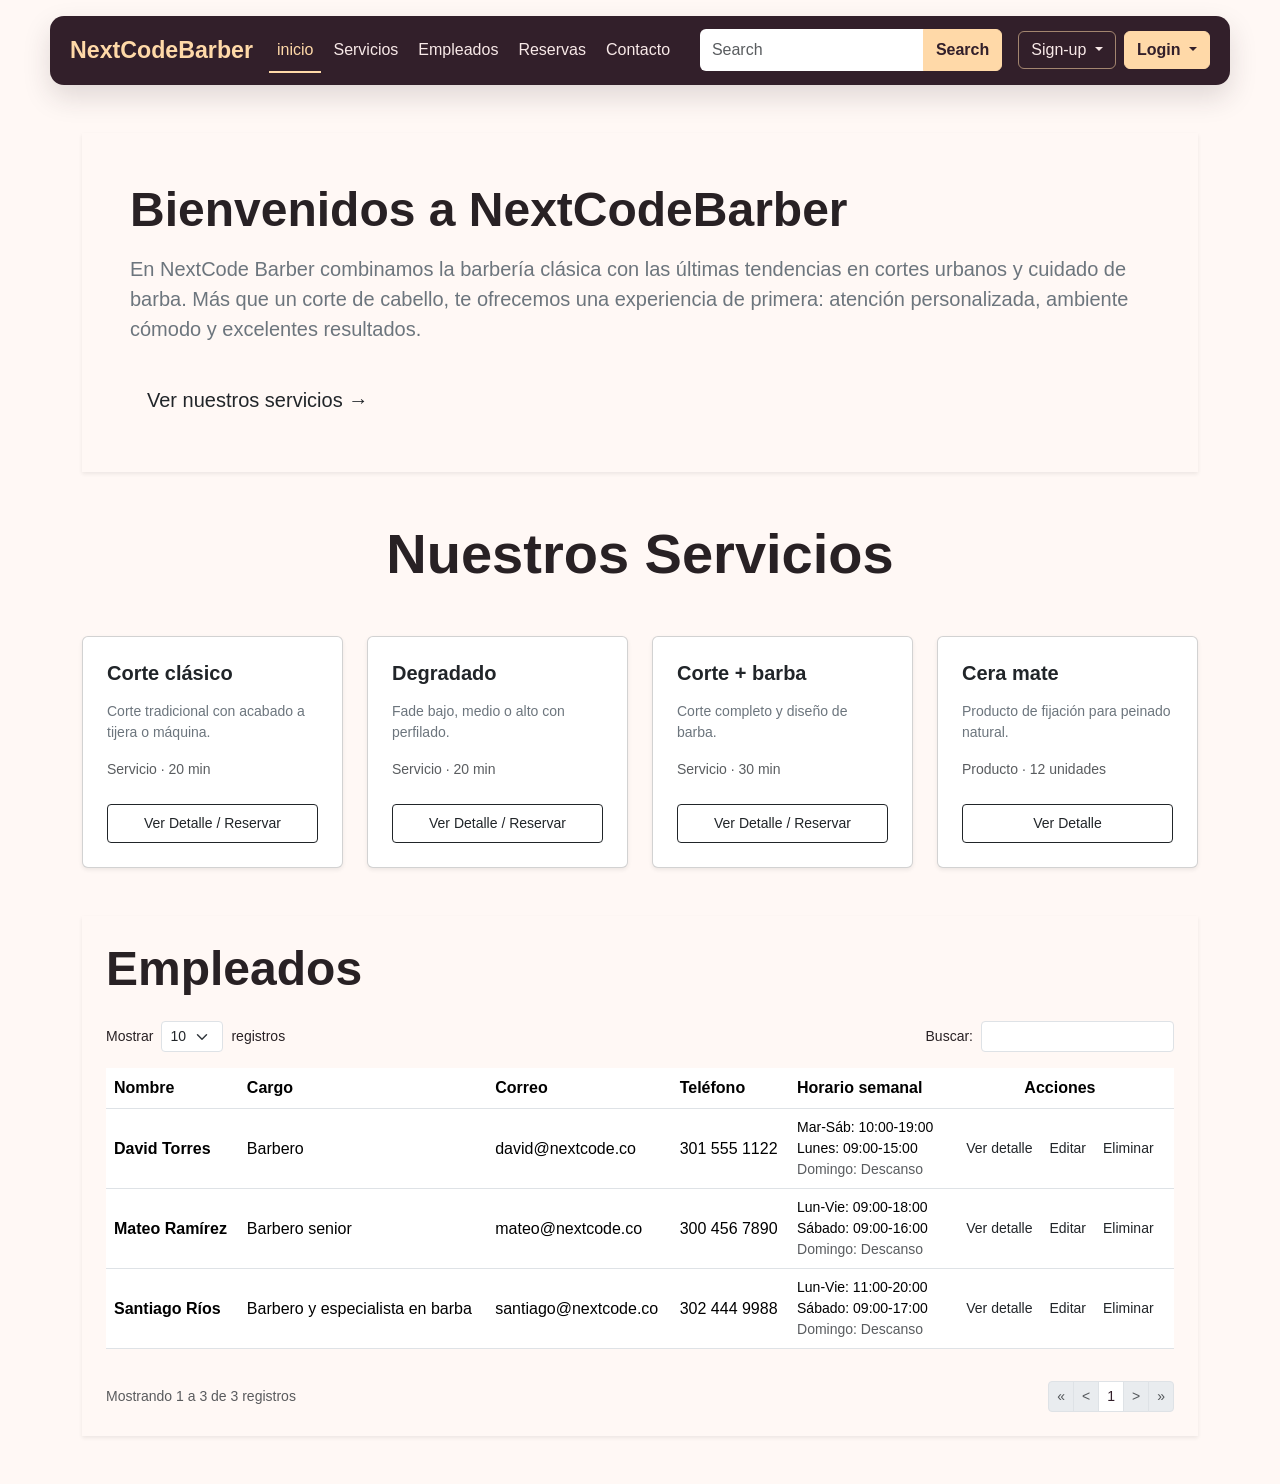
<file: admin/clientes.html>
<!DOCTYPE html>
<html lang="es">

<head>

    <meta charset="utf-8">
    <meta http-equiv="X-UA-Compatible" content="IE=edge">
    <meta name="viewport" content="width=device-width, initial-scale=1, shrink-to-fit=no">
    <meta name="description" content="">
    <meta name="author" content="">

    <script src="js/nc-guard.js"></script>

    <title>Clientes | Next Code Barbería</title>

    <!-- Custom fonts for this template-->
    <link href="vendor/fontawesome-free/css/all.min.css" rel="stylesheet" type="text/css">
    <link
        href="https://fonts.googleapis.com/css?family=Nunito:200,200i,300,300i,400,400i,600,600i,700,700i,800,800i,900,900i"
        rel="stylesheet">

    <!-- Custom styles for this template-->
    <link href="css/sb-admin-2.min.css" rel="stylesheet">
    <link href="css/nextcode-barberia.css" rel="stylesheet">

</head>

<body id="page-top">

    <!-- Page Wrapper -->
    <div id="wrapper">

        <!-- Sidebar -->
        <ul class="navbar-nav bg-gradient-primary sidebar sidebar-dark accordion" id="accordionSidebar">

            <!-- Sidebar - Brand -->
            <a class="sidebar-brand d-flex align-items-center justify-content-center" href="index.html">
                <div class="sidebar-brand-icon rotate-n-15">
                    <i class="fas fa-cut"></i>
                </div>
                <div class="sidebar-brand-text mx-3">NEXT CODE <sup>BARBERÍA</sup></div>
            </a>

            <!-- Divider -->
            <hr class="sidebar-divider my-0">

            <!-- Navegación directa de Next Code Barbería -->
            <li class="nav-item "><a class="nav-link" href="index.html"><i
                        class="fas fa-fw fa-tachometer-alt"></i><span>Panel principal</span></a></li>
            <hr class="sidebar-divider">
            <div class="sidebar-heading">Barbería</div>
            <li class="nav-item "><a class="nav-link" href="citas.html"><i
                        class="fas fa-fw fa-calendar-check"></i><span>Citas</span></a></li>
            <li class="nav-item "><a class="nav-link" href="servicios.html"><i
                        class="fas fa-fw fa-cut"></i><span>Servicios</span></a></li>
            <li class="nav-item "><a class="nav-link" href="barberos.html"><i
                        class="fas fa-fw fa-user-tie"></i><span>Barberos</span></a></li>
            <li class="nav-item active"><a class="nav-link" href="clientes.html"><i
                        class="fas fa-fw fa-users"></i><span>Clientes</span></a></li>
            <li class="nav-item "><a class="nav-link" href="horario.html"><i
                        class="fas fa-fw fa-clock"></i><span>Horario</span></a></li>
            <hr class="sidebar-divider">
            <li class="nav-item"><a class="nav-link" href="../index.html"><i
                        class="fas fa-fw fa-globe"></i><span>Ver sitio web</span></a></li>
            <hr class="sidebar-divider d-none d-md-block">
            <!-- Sidebar Toggler (Sidebar) -->
            <div class="text-center d-none d-md-inline">
                <button class="rounded-circle border-0" id="sidebarToggle"></button>
            </div>

        </ul>
        <!-- End of Sidebar -->

        <!-- Content Wrapper -->
        <div id="content-wrapper" class="d-flex flex-column">

            <!-- Main Content -->
            <div id="content">

                <!-- Topbar -->
                <nav class="navbar navbar-expand navbar-light bg-white topbar mb-4 static-top shadow">

                    <!-- Sidebar Toggle (Topbar) -->
                    <button id="sidebarToggleTop" class="btn btn-link d-md-none rounded-circle mr-3">
                        <i class="fa fa-bars"></i>
                    </button>

                    <!-- Topbar Search -->
                    <form
                        class="d-none d-sm-inline-block form-inline mr-auto ml-md-3 my-2 my-md-0 mw-100 navbar-search">
                        <div class="input-group">
                            <input type="text" class="form-control bg-light border-0 small"
                                placeholder="Buscar citas o clientes..." aria-label="Search"
                                aria-describedby="basic-addon2">
                            <div class="input-group-append">
                                <button class="btn btn-primary" type="button">
                                    <i class="fas fa-search fa-sm"></i>
                                </button>
                            </div>
                        </div>
                    </form>

                    <!-- Topbar Navbar -->
                    <ul class="navbar-nav ml-auto">

                        <!-- Nav Item - Search Dropdown (Visible Only XS) -->
                        <li class="nav-item dropdown no-arrow d-sm-none">
                            <a class="nav-link dropdown-toggle" href="#" id="searchDropdown" role="button"
                                data-toggle="dropdown" aria-haspopup="true" aria-expanded="false">
                                <i class="fas fa-search fa-fw"></i>
                            </a>
                            <!-- Dropdown - Messages -->
                            <div class="dropdown-menu dropdown-menu-right p-3 shadow animated--grow-in"
                                aria-labelledby="searchDropdown">
                                <form class="form-inline mr-auto w-100 navbar-search">
                                    <div class="input-group">
                                        <input type="text" class="form-control bg-light border-0 small"
                                            placeholder="Buscar citas o clientes..." aria-label="Search"
                                            aria-describedby="basic-addon2">
                                        <div class="input-group-append">
                                            <button class="btn btn-primary" type="button">
                                                <i class="fas fa-search fa-sm"></i>
                                            </button>
                                        </div>
                                    </div>
                                </form>
                            </div>
                        </li>

                        <!-- Nav Item - Alerts -->
                        <li class="nav-item dropdown no-arrow mx-1">
                            <a class="nav-link dropdown-toggle" href="#" id="alertsDropdown" role="button"
                                data-toggle="dropdown" aria-haspopup="true" aria-expanded="false">
                                <i class="fas fa-bell fa-fw"></i>
                                <!-- Counter - Alerts -->
                                <span class="badge badge-danger badge-counter">3+</span>
                            </a>
                            <!-- Dropdown - Alerts -->
                            <div class="dropdown-list dropdown-menu dropdown-menu-right shadow animated--grow-in"
                                aria-labelledby="alertsDropdown">
                                <h6 class="dropdown-header">
                                    Centro de alertas
                                </h6>
                                <a class="dropdown-item d-flex align-items-center" href="#">
                                    <div class="mr-3">
                                        <div class="icon-circle bg-primary">
                                            <i class="fas fa-file-alt text-white"></i>
                                        </div>
                                    </div>
                                    <div>
                                        <div class="small text-gray-500">December 12, 2019</div>
                                        <span class="font-weight-bold">A new monthly report is ready to download!</span>
                                    </div>
                                </a>
                                <a class="dropdown-item d-flex align-items-center" href="#">
                                    <div class="mr-3">
                                        <div class="icon-circle bg-success">
                                            <i class="fas fa-donate text-white"></i>
                                        </div>
                                    </div>
                                    <div>
                                        <div class="small text-gray-500">December 7, 2019</div>
                                        $290.29 has been deposited into your account!
                                    </div>
                                </a>
                                <a class="dropdown-item d-flex align-items-center" href="#">
                                    <div class="mr-3">
                                        <div class="icon-circle bg-warning">
                                            <i class="fas fa-exclamation-triangle text-white"></i>
                                        </div>
                                    </div>
                                    <div>
                                        <div class="small text-gray-500">December 2, 2019</div>
                                        Spending Alert: We've noticed unusually high spending for your account.
                                    </div>
                                </a>
                                <a class="dropdown-item text-center small text-gray-500" href="#">Ver todas las
                                    notificaciones</a>
                            </div>
                        </li>

                        <!-- Nav Item - Messages -->
                        <li class="nav-item dropdown no-arrow mx-1">
                            <a class="nav-link dropdown-toggle" href="#" id="messagesDropdown" role="button"
                                data-toggle="dropdown" aria-haspopup="true" aria-expanded="false">
                                <i class="fas fa-envelope fa-fw"></i>
                                <!-- Counter - Messages -->
                                <span class="badge badge-danger badge-counter">7</span>
                            </a>
                            <!-- Dropdown - Messages -->
                            <div class="dropdown-list dropdown-menu dropdown-menu-right shadow animated--grow-in"
                                aria-labelledby="messagesDropdown">
                                <h6 class="dropdown-header">
                                    Centro de mensajes
                                </h6>
                                <a class="dropdown-item d-flex align-items-center" href="#">
                                    <div class="dropdown-list-image mr-3">
                                        <img class="rounded-circle" src="img/undraw_profile_1.svg" alt="...">
                                        <div class="status-indicator bg-success"></div>
                                    </div>
                                    <div class="font-weight-bold">
                                        <div class="text-truncate">Hi there! I am wondering if you can help me with a
                                            problem I've been having.</div>
                                        <div class="small text-gray-500">Emily Fowler · 58m</div>
                                    </div>
                                </a>
                                <a class="dropdown-item d-flex align-items-center" href="#">
                                    <div class="dropdown-list-image mr-3">
                                        <img class="rounded-circle" src="img/undraw_profile_2.svg" alt="...">
                                        <div class="status-indicator"></div>
                                    </div>
                                    <div>
                                        <div class="text-truncate">I have the photos that you ordered last month, how
                                            would you like them sent to you?</div>
                                        <div class="small text-gray-500">Jae Chun · 1d</div>
                                    </div>
                                </a>
                                <a class="dropdown-item d-flex align-items-center" href="#">
                                    <div class="dropdown-list-image mr-3">
                                        <img class="rounded-circle" src="img/undraw_profile_3.svg" alt="...">
                                        <div class="status-indicator bg-warning"></div>
                                    </div>
                                    <div>
                                        <div class="text-truncate">Last month's report looks great, I am very happy with
                                            the progress so far, keep up the good work!</div>
                                        <div class="small text-gray-500">Morgan Alvarez · 2d</div>
                                    </div>
                                </a>
                                <a class="dropdown-item d-flex align-items-center" href="#">
                                    <div class="dropdown-list-image mr-3">
                                        <img class="rounded-circle" src="https://source.unsplash.com/Mv9hjnEUHR4/60x60"
                                            alt="...">
                                        <div class="status-indicator bg-success"></div>
                                    </div>
                                    <div>
                                        <div class="text-truncate">Am I a good boy? The reason I ask is because someone
                                            told me that people say this to all dogs, even if they aren't good...</div>
                                        <div class="small text-gray-500">Chicken the Dog · 2w</div>
                                    </div>
                                </a>
                                <a class="dropdown-item text-center small text-gray-500" href="#">Ver mensajes</a>
                            </div>
                        </li>

                        <div class="topbar-divider d-none d-sm-block"></div>

                        <!-- Nav Item - User Information -->
                        <li class="nav-item dropdown no-arrow">
                            <a class="nav-link dropdown-toggle" href="#" id="userDropdown" role="button"
                                data-toggle="dropdown" aria-haspopup="true" aria-expanded="false">
                                <span class="mr-2 d-none d-lg-inline text-gray-600 small">Administrador</span>
                                <img class="img-profile rounded-circle" src="img/undraw_profile.svg">
                            </a>
                            <!-- Dropdown - User Information -->
                            <div class="dropdown-menu dropdown-menu-right shadow animated--grow-in"
                                aria-labelledby="userDropdown">
                                <a class="dropdown-item" href="#">
                                    <i class="fas fa-user fa-sm fa-fw mr-2 text-gray-400"></i>
                                    Perfil
                                </a>
                                <a class="dropdown-item" href="#">
                                    <i class="fas fa-cogs fa-sm fa-fw mr-2 text-gray-400"></i>
                                    Configuración
                                </a>
                                <a class="dropdown-item" href="#">
                                    <i class="fas fa-list fa-sm fa-fw mr-2 text-gray-400"></i>
                                    Registro de actividad
                                </a>
                                <div class="dropdown-divider"></div>
                                <a class="dropdown-item" href="#" data-toggle="modal" data-target="#logoutModal">
                                    <i class="fas fa-sign-out-alt fa-sm fa-fw mr-2 text-gray-400"></i>
                                    Cerrar sesión
                                </a>
                            </div>
                        </li>

                    </ul>

                </nav>
                <!-- End of Topbar -->

                <!-- Begin Page Content -->
                <div class="container-fluid">
                    <div class="d-sm-flex align-items-center justify-content-between mb-4">
                        <div>
                            <h1 class="h3 mb-1 text-gray-800">Clientes</h1>
                            <p class="mb-0 text-muted">Consulta los perfiles e historial de citas y compras de tus
                                clientes.</p>
                        </div>
                    </div>
                    <style>
                        .nc-table td,
                        .nc-table th {
                            vertical-align: middle
                        }

                        .nc-actions {
                            white-space: nowrap
                        }

                        .nc-section {
                            margin-bottom: 1.25rem
                        }

                        .nc-note {
                            font-size: .82rem;
                            color: #6b5a62
                        }

                        .nc-price {
                            font-weight: 700;
                            color: #9a6a2f
                        }

                        .nc-avatar {
                            width: 40px;
                            height: 40px;
                            border-radius: 50%;
                            display: inline-flex;
                            align-items: center;
                            justify-content: center;
                            background: #ffd9a8;
                            color: #321f2a;
                            font-weight: 700;
                            margin-right: 8px
                        }

                        .form-control:focus {
                            border-color: #e8b266;
                            box-shadow: 0 0 0 .2rem rgba(232, 178, 102, .3)
                        }
                    </style>
                    <div class="row mb-4">
                        <div class="col-md-4 mb-3">
                            <div class="card border-left-primary shadow h-100 py-2">
                                <div class="card-body">
                                    <div class="text-xs font-weight-bold text-primary text-uppercase mb-1">Clientes
                                        registrados (demo)</div>
                                    <div class="h5 mb-0 font-weight-bold text-gray-800" id="clientCount">4</div>
                                </div>
                            </div>
                        </div>
                        <div class="col-md-8 mb-3">
                            <div class="card shadow h-100">
                                <div class="card-body"><label for="clientSearch">Buscar perfil de cliente</label><input
                                        id="clientSearch" class="form-control"
                                        placeholder="Nombre, teléfono, correo o historial de compras/citas"></div>
                            </div>
                        </div>
                    </div>
                    <div class="card shadow mb-4">
                        <div class="card-header py-3">
                            <h6 class="m-0 font-weight-bold text-primary">Perfiles de clientes</h6>
                        </div>
                        <div class="card-body">
                            <div class="table-responsive">
                                <table class="table table-bordered nc-table" id="clientTable">
                                    <thead>
                                        <tr>
                                            <th>Cliente</th>
                                            <th>Contacto</th>
                                            <th>Última actividad</th>
                                            <th>Citas</th>
                                            <th>Compras</th>
                                            <th>Acción</th>
                                        </tr>
                                    </thead>
                                    <tbody>
                                        <tr>
                                            <td><strong>Juan Pérez</strong><br><small>Cliente frecuente</small></td>
                                            <td>300 111 2233<br>juan.perez@email.com</td>
                                            <td>Corte clásico · 10 oct 2026</td>
                                            <td>8</td>
                                            <td>Cera mate ($28.000)</td>
                                            <td><button class="btn btn-sm btn-outline-primary client-detail">Ver
                                                    perfil</button></td>
                                        </tr>
                                        <tr>
                                            <td><strong>Carlos Gómez</strong><br><small>Cliente nuevo</small></td>
                                            <td>300 222 3344<br>carlos.g@email.com</td>
                                            <td>Degradado · 10 oct 2026</td>
                                            <td>2</td>
                                            <td>Sin compras</td>
                                            <td><button class="btn btn-sm btn-outline-primary client-detail">Ver
                                                    perfil</button></td>
                                        </tr>
                                        <tr>
                                            <td><strong>Andrés Ruiz</strong><br><small>Cliente frecuente</small></td>
                                            <td>300 333 4455<br>andres.ruiz@email.com</td>
                                            <td>Corte + barba · 09 oct 2026</td>
                                            <td>12</td>
                                            <td>Pomada clásica ($22.000)</td>
                                            <td><button class="btn btn-sm btn-outline-primary client-detail">Ver
                                                    perfil</button></td>
                                        </tr>
                                        <tr>
                                            <td><strong>Felipe Mora</strong><br><small>Cliente recurrente</small></td>
                                            <td>300 444 5566<br>felipe.mora@email.com</td>
                                            <td>Compra de shampoo · 08 oct 2026</td>
                                            <td>4</td>
                                            <td>Shampoo barber ($32.000)</td>
                                            <td><button class="btn btn-sm btn-outline-primary client-detail">Ver
                                                    perfil</button></td>
                                        </tr>
                                    </tbody>
                                </table>
                            </div>
                            <div id="clientProfile" class="alert alert-light mt-3" hidden></div><small
                                class="nc-note">Los perfiles son ficticios. En producción, muestra solo datos
                                autorizados y obtenidos de citas o ventas reales.</small>
                        </div>
                    </div>
                    <script>document.getElementById('clientSearch').addEventListener('input', e => { let q = e.target.value.toLowerCase();[...document.querySelectorAll('#clientTable tbody tr')].forEach(r => r.hidden = !r.innerText.toLowerCase().includes(q)) }); document.getElementById('clientTable').onclick = e => {
                            if (e.target.classList.contains('client-detail')) {
                                let r = e.target.closest('tr'); let box = document.getElementById('clientProfile'); box.hidden = false; box.textContent = 'Perfil de ' + r.cells[0].innerText.replace('\n',' — ')+'.Contacto: '+r.cells[1].innerText.replace('\n',' · ')+'.Última actividad: '+r.cells[2].innerText+'.Citas: '+r.cells[3].innerText+'.Compras: '+r.cells[4].innerText+'.'}};</script>
                </div>
                <!-- End of Main Content -->

                <!-- Footer -->
                <footer class="sticky-footer bg-white">
                    <div class="container my-auto">
                        <div class="copyright text-center my-auto">
                            <span>Copyright &copy; Next Code Barbería 2026</span>
                        </div>
                    </div>
                </footer>
                <!-- End of Footer -->

            </div>
            <!-- End of Content Wrapper -->

        </div>
        <!-- End of Page Wrapper -->

        <!-- Scroll to Top Button-->
        <a class="scroll-to-top rounded" href="#page-top">
            <i class="fas fa-angle-up"></i>
        </a>

        <!-- Logout Modal-->
        <div class="modal fade" id="logoutModal" tabindex="-1" role="dialog" aria-labelledby="exampleModalLabel"
            aria-hidden="true">
            <div class="modal-dialog" role="document">
                <div class="modal-content">
                    <div class="modal-header">
                        <h5 class="modal-title" id="exampleModalLabel">¿Listo para salir?</h5>
                        <button class="close" type="button" data-dismiss="modal" aria-label="Close">
                            <span aria-hidden="true">×</span>
                        </button>
                    </div>
                    <div class="modal-body">Selecciona «Cerrar sesión» si quieres terminar tu sesión de administrador.</div>
                    <div class="modal-footer">
                        <button class="btn btn-secondary" type="button" data-dismiss="modal">Cancelar</button>
                        <a class="btn btn-primary nc-logout" href="../index.html">Cerrar sesión</a>
                    </div>
                </div>
            </div>
        </div>

        <!-- Bootstrap core JavaScript-->
        <script src="vendor/jquery/jquery.min.js"></script>
        <script src="vendor/bootstrap/js/bootstrap.bundle.min.js"></script>

        <!-- Core plugin JavaScript-->
        <script src="vendor/jquery-easing/jquery.easing.min.js"></script>

        <!-- Custom scripts for all pages-->
        <script src="js/sb-admin-2.min.js"></script>

        <!-- Page level plugins -->

        <!-- Page level custom scripts -->

</body>

</html>
</file>
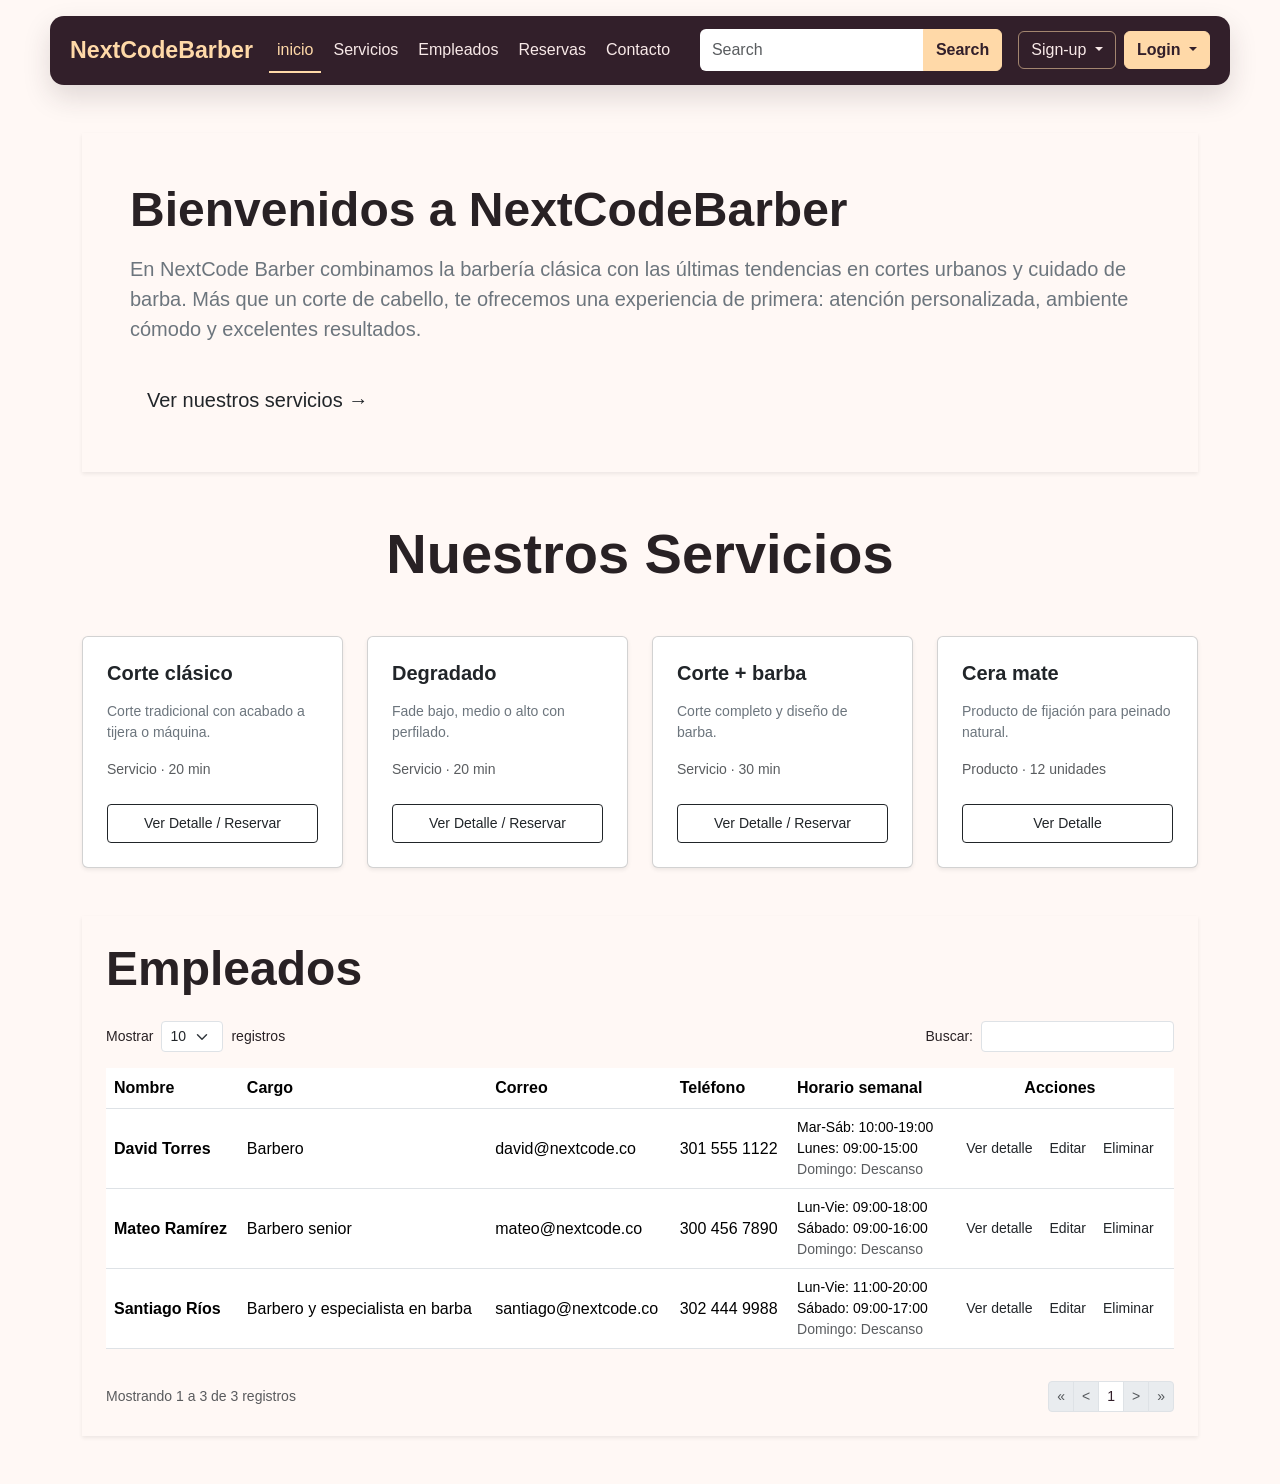
<file: admin/horario.html>
<!DOCTYPE html>
<html lang="es">

<head>

    <meta charset="utf-8">
    <meta http-equiv="X-UA-Compatible" content="IE=edge">
    <meta name="viewport" content="width=device-width, initial-scale=1, shrink-to-fit=no">
    <meta name="description" content="">
    <meta name="author" content="">

    <script src="js/nc-guard.js"></script>

    <title>Horario | Next Code Barbería</title>

    <!-- Custom fonts for this template-->
    <link href="vendor/fontawesome-free/css/all.min.css" rel="stylesheet" type="text/css">
    <link
        href="https://fonts.googleapis.com/css?family=Nunito:200,200i,300,300i,400,400i,600,600i,700,700i,800,800i,900,900i"
        rel="stylesheet">

    <!-- Custom styles for this template-->
    <link href="css/sb-admin-2.min.css" rel="stylesheet">
    <link href="css/nextcode-barberia.css" rel="stylesheet">

</head>

<body id="page-top">

    <!-- Page Wrapper -->
    <div id="wrapper">

        <!-- Sidebar -->
        <ul class="navbar-nav bg-gradient-primary sidebar sidebar-dark accordion" id="accordionSidebar">

            <!-- Sidebar - Brand -->
            <a class="sidebar-brand d-flex align-items-center justify-content-center" href="index.html">
                <div class="sidebar-brand-icon rotate-n-15">
                    <i class="fas fa-cut"></i>
                </div>
                <div class="sidebar-brand-text mx-3">NEXT CODE <sup>BARBERÍA</sup></div>
            </a>

            <!-- Divider -->
            <hr class="sidebar-divider my-0">

            <!-- Navegación directa de Next Code Barbería -->
            <li class="nav-item "><a class="nav-link" href="index.html"><i
                        class="fas fa-fw fa-tachometer-alt"></i><span>Panel principal</span></a></li>
            <hr class="sidebar-divider">
            <div class="sidebar-heading">Barbería</div>
            <li class="nav-item "><a class="nav-link" href="citas.html"><i
                        class="fas fa-fw fa-calendar-check"></i><span>Citas</span></a></li>
            <li class="nav-item "><a class="nav-link" href="servicios.html"><i
                        class="fas fa-fw fa-cut"></i><span>Servicios</span></a></li>
            <li class="nav-item "><a class="nav-link" href="barberos.html"><i
                        class="fas fa-fw fa-user-tie"></i><span>Barberos</span></a></li>
            <li class="nav-item "><a class="nav-link" href="clientes.html"><i
                        class="fas fa-fw fa-users"></i><span>Clientes</span></a></li>
            <li class="nav-item active"><a class="nav-link" href="horario.html"><i
                        class="fas fa-fw fa-clock"></i><span>Horario</span></a></li>
            <hr class="sidebar-divider">
            <li class="nav-item"><a class="nav-link" href="../index.html"><i
                        class="fas fa-fw fa-globe"></i><span>Ver sitio web</span></a></li>
            <hr class="sidebar-divider d-none d-md-block">
            <!-- Sidebar Toggler (Sidebar) -->
            <div class="text-center d-none d-md-inline">
                <button class="rounded-circle border-0" id="sidebarToggle"></button>
            </div>

        </ul>
        <!-- End of Sidebar -->

        <!-- Content Wrapper -->
        <div id="content-wrapper" class="d-flex flex-column">

            <!-- Main Content -->
            <div id="content">

                <!-- Topbar -->
                <nav class="navbar navbar-expand navbar-light bg-white topbar mb-4 static-top shadow">

                    <!-- Sidebar Toggle (Topbar) -->
                    <button id="sidebarToggleTop" class="btn btn-link d-md-none rounded-circle mr-3">
                        <i class="fa fa-bars"></i>
                    </button>

                    <!-- Topbar Search -->
                    <form
                        class="d-none d-sm-inline-block form-inline mr-auto ml-md-3 my-2 my-md-0 mw-100 navbar-search">
                        <div class="input-group">
                            <input type="text" class="form-control bg-light border-0 small"
                                placeholder="Buscar citas o clientes..." aria-label="Search"
                                aria-describedby="basic-addon2">
                            <div class="input-group-append">
                                <button class="btn btn-primary" type="button">
                                    <i class="fas fa-search fa-sm"></i>
                                </button>
                            </div>
                        </div>
                    </form>

                    <!-- Topbar Navbar -->
                    <ul class="navbar-nav ml-auto">

                        <!-- Nav Item - Search Dropdown (Visible Only XS) -->
                        <li class="nav-item dropdown no-arrow d-sm-none">
                            <a class="nav-link dropdown-toggle" href="#" id="searchDropdown" role="button"
                                data-toggle="dropdown" aria-haspopup="true" aria-expanded="false">
                                <i class="fas fa-search fa-fw"></i>
                            </a>
                            <!-- Dropdown - Messages -->
                            <div class="dropdown-menu dropdown-menu-right p-3 shadow animated--grow-in"
                                aria-labelledby="searchDropdown">
                                <form class="form-inline mr-auto w-100 navbar-search">
                                    <div class="input-group">
                                        <input type="text" class="form-control bg-light border-0 small"
                                            placeholder="Buscar citas o clientes..." aria-label="Search"
                                            aria-describedby="basic-addon2">
                                        <div class="input-group-append">
                                            <button class="btn btn-primary" type="button">
                                                <i class="fas fa-search fa-sm"></i>
                                            </button>
                                        </div>
                                    </div>
                                </form>
                            </div>
                        </li>

                        <!-- Nav Item - Alerts -->
                        <li class="nav-item dropdown no-arrow mx-1">
                            <a class="nav-link dropdown-toggle" href="#" id="alertsDropdown" role="button"
                                data-toggle="dropdown" aria-haspopup="true" aria-expanded="false">
                                <i class="fas fa-bell fa-fw"></i>
                                <!-- Counter - Alerts -->
                                <span class="badge badge-danger badge-counter">3+</span>
                            </a>
                            <!-- Dropdown - Alerts -->
                            <div class="dropdown-list dropdown-menu dropdown-menu-right shadow animated--grow-in"
                                aria-labelledby="alertsDropdown">
                                <h6 class="dropdown-header">
                                    Centro de alertas
                                </h6>
                                <a class="dropdown-item d-flex align-items-center" href="#">
                                    <div class="mr-3">
                                        <div class="icon-circle bg-primary">
                                            <i class="fas fa-file-alt text-white"></i>
                                        </div>
                                    </div>
                                    <div>
                                        <div class="small text-gray-500">December 12, 2019</div>
                                        <span class="font-weight-bold">A new monthly report is ready to download!</span>
                                    </div>
                                </a>
                                <a class="dropdown-item d-flex align-items-center" href="#">
                                    <div class="mr-3">
                                        <div class="icon-circle bg-success">
                                            <i class="fas fa-donate text-white"></i>
                                        </div>
                                    </div>
                                    <div>
                                        <div class="small text-gray-500">December 7, 2019</div>
                                        $290.29 has been deposited into your account!
                                    </div>
                                </a>
                                <a class="dropdown-item d-flex align-items-center" href="#">
                                    <div class="mr-3">
                                        <div class="icon-circle bg-warning">
                                            <i class="fas fa-exclamation-triangle text-white"></i>
                                        </div>
                                    </div>
                                    <div>
                                        <div class="small text-gray-500">December 2, 2019</div>
                                        Spending Alert: We've noticed unusually high spending for your account.
                                    </div>
                                </a>
                                <a class="dropdown-item text-center small text-gray-500" href="#">Ver todas las
                                    notificaciones</a>
                            </div>
                        </li>

                        <!-- Nav Item - Messages -->
                        <li class="nav-item dropdown no-arrow mx-1">
                            <a class="nav-link dropdown-toggle" href="#" id="messagesDropdown" role="button"
                                data-toggle="dropdown" aria-haspopup="true" aria-expanded="false">
                                <i class="fas fa-envelope fa-fw"></i>
                                <!-- Counter - Messages -->
                                <span class="badge badge-danger badge-counter">7</span>
                            </a>
                            <!-- Dropdown - Messages -->
                            <div class="dropdown-list dropdown-menu dropdown-menu-right shadow animated--grow-in"
                                aria-labelledby="messagesDropdown">
                                <h6 class="dropdown-header">
                                    Centro de mensajes
                                </h6>
                                <a class="dropdown-item d-flex align-items-center" href="#">
                                    <div class="dropdown-list-image mr-3">
                                        <img class="rounded-circle" src="img/undraw_profile_1.svg" alt="...">
                                        <div class="status-indicator bg-success"></div>
                                    </div>
                                    <div class="font-weight-bold">
                                        <div class="text-truncate">Hi there! I am wondering if you can help me with a
                                            problem I've been having.</div>
                                        <div class="small text-gray-500">Emily Fowler · 58m</div>
                                    </div>
                                </a>
                                <a class="dropdown-item d-flex align-items-center" href="#">
                                    <div class="dropdown-list-image mr-3">
                                        <img class="rounded-circle" src="img/undraw_profile_2.svg" alt="...">
                                        <div class="status-indicator"></div>
                                    </div>
                                    <div>
                                        <div class="text-truncate">I have the photos that you ordered last month, how
                                            would you like them sent to you?</div>
                                        <div class="small text-gray-500">Jae Chun · 1d</div>
                                    </div>
                                </a>
                                <a class="dropdown-item d-flex align-items-center" href="#">
                                    <div class="dropdown-list-image mr-3">
                                        <img class="rounded-circle" src="img/undraw_profile_3.svg" alt="...">
                                        <div class="status-indicator bg-warning"></div>
                                    </div>
                                    <div>
                                        <div class="text-truncate">Last month's report looks great, I am very happy with
                                            the progress so far, keep up the good work!</div>
                                        <div class="small text-gray-500">Morgan Alvarez · 2d</div>
                                    </div>
                                </a>
                                <a class="dropdown-item d-flex align-items-center" href="#">
                                    <div class="dropdown-list-image mr-3">
                                        <img class="rounded-circle" src="https://source.unsplash.com/Mv9hjnEUHR4/60x60"
                                            alt="...">
                                        <div class="status-indicator bg-success"></div>
                                    </div>
                                    <div>
                                        <div class="text-truncate">Am I a good boy? The reason I ask is because someone
                                            told me that people say this to all dogs, even if they aren't good...</div>
                                        <div class="small text-gray-500">Chicken the Dog · 2w</div>
                                    </div>
                                </a>
                                <a class="dropdown-item text-center small text-gray-500" href="#">Ver mensajes</a>
                            </div>
                        </li>

                        <div class="topbar-divider d-none d-sm-block"></div>

                        <!-- Nav Item - User Information -->
                        <li class="nav-item dropdown no-arrow">
                            <a class="nav-link dropdown-toggle" href="#" id="userDropdown" role="button"
                                data-toggle="dropdown" aria-haspopup="true" aria-expanded="false">
                                <span class="mr-2 d-none d-lg-inline text-gray-600 small">Administrador</span>
                                <img class="img-profile rounded-circle" src="img/undraw_profile.svg">
                            </a>
                            <!-- Dropdown - User Information -->
                            <div class="dropdown-menu dropdown-menu-right shadow animated--grow-in"
                                aria-labelledby="userDropdown">
                                <a class="dropdown-item" href="#">
                                    <i class="fas fa-user fa-sm fa-fw mr-2 text-gray-400"></i>
                                    Perfil
                                </a>
                                <a class="dropdown-item" href="#">
                                    <i class="fas fa-cogs fa-sm fa-fw mr-2 text-gray-400"></i>
                                    Configuración
                                </a>
                                <a class="dropdown-item" href="#">
                                    <i class="fas fa-list fa-sm fa-fw mr-2 text-gray-400"></i>
                                    Registro de actividad
                                </a>
                                <div class="dropdown-divider"></div>
                                <a class="dropdown-item" href="#" data-toggle="modal" data-target="#logoutModal">
                                    <i class="fas fa-sign-out-alt fa-sm fa-fw mr-2 text-gray-400"></i>
                                    Cerrar sesión
                                </a>
                            </div>
                        </li>

                    </ul>

                </nav>
                <!-- End of Topbar -->

                <!-- Begin Page Content -->
                <div class="container-fluid">
                    <div class="d-sm-flex align-items-center justify-content-between mb-4">
                        <div>
                            <h1 class="h3 mb-1 text-gray-800">Horario</h1>
                            <p class="mb-0 text-muted">Configura los días y horas semanales de apertura y cierre.</p>
                        </div>
                    </div>
                    <style>
                        .nc-table td,
                        .nc-table th {
                            vertical-align: middle
                        }

                        .nc-actions {
                            white-space: nowrap
                        }

                        .nc-section {
                            margin-bottom: 1.25rem
                        }

                        .nc-note {
                            font-size: .82rem;
                            color: #6b5a62
                        }

                        .nc-price {
                            font-weight: 700;
                            color: #9a6a2f
                        }

                        .nc-avatar {
                            width: 40px;
                            height: 40px;
                            border-radius: 50%;
                            display: inline-flex;
                            align-items: center;
                            justify-content: center;
                            background: #ffd9a8;
                            color: #321f2a;
                            font-weight: 700;
                            margin-right: 8px
                        }

                        .form-control:focus {
                            border-color: #e8b266;
                            box-shadow: 0 0 0 .2rem rgba(232, 178, 102, .3)
                        }
                    </style>
                    <div class="alert alert-light border-left-primary">Configura la apertura y cierre general de la
                        barbería. Estos horarios son de ejemplo y no bloquean citas hasta conectar el sistema de
                        reservas.</div>
                    <div class="card shadow mb-4">
                        <div class="card-header py-3 d-flex justify-content-between align-items-center">
                            <h6 class="m-0 font-weight-bold text-primary">Horario semanal de apertura y cierre</h6>
                            <button class="btn btn-primary btn-sm" id="saveHours">Guardar cambios</button>
                        </div>
                        <div class="card-body">
                            <form id="hoursForm">
                                <div class="table-responsive">
                                    <table class="table table-bordered nc-table">
                                        <thead>
                                            <tr>
                                                <th>Día</th>
                                                <th>Estado</th>
                                                <th>Apertura</th>
                                                <th>Cierre</th>
                                                <th>Nota</th>
                                            </tr>
                                        </thead>
                                        <tbody>
                                            <tr>
                                                <td>Lunes</td>
                                                <td><input type="checkbox" checked aria-label="Abrir lunes"
                                                        class="day-open"></td>
                                                <td><input type="time" class="form-control open-time" value="09:00">
                                                </td>
                                                <td><input type="time" class="form-control close-time" value="18:00">
                                                </td>
                                                <td><input class="form-control" value="Jornada habitual"></td>
                                            </tr>
                                            <tr>
                                                <td>Martes</td>
                                                <td><input type="checkbox" checked aria-label="Abrir martes"
                                                        class="day-open"></td>
                                                <td><input type="time" class="form-control open-time" value="09:00">
                                                </td>
                                                <td><input type="time" class="form-control close-time" value="18:00">
                                                </td>
                                                <td><input class="form-control" value="Jornada habitual"></td>
                                            </tr>
                                            <tr>
                                                <td>Miércoles</td>
                                                <td><input type="checkbox" checked aria-label="Abrir miércoles"
                                                        class="day-open"></td>
                                                <td><input type="time" class="form-control open-time" value="09:00">
                                                </td>
                                                <td><input type="time" class="form-control close-time" value="18:00">
                                                </td>
                                                <td><input class="form-control" value="Jornada habitual"></td>
                                            </tr>
                                            <tr>
                                                <td>Jueves</td>
                                                <td><input type="checkbox" checked aria-label="Abrir jueves"
                                                        class="day-open"></td>
                                                <td><input type="time" class="form-control open-time" value="09:00">
                                                </td>
                                                <td><input type="time" class="form-control close-time" value="19:00">
                                                </td>
                                                <td><input class="form-control" value="Horario extendido"></td>
                                            </tr>
                                            <tr>
                                                <td>Viernes</td>
                                                <td><input type="checkbox" checked aria-label="Abrir viernes"
                                                        class="day-open"></td>
                                                <td><input type="time" class="form-control open-time" value="09:00">
                                                </td>
                                                <td><input type="time" class="form-control close-time" value="19:00">
                                                </td>
                                                <td><input class="form-control" value="Horario extendido"></td>
                                            </tr>
                                            <tr>
                                                <td>Sábado</td>
                                                <td><input type="checkbox" checked aria-label="Abrir sábado"
                                                        class="day-open"></td>
                                                <td><input type="time" class="form-control open-time" value="09:00">
                                                </td>
                                                <td><input type="time" class="form-control close-time" value="17:00">
                                                </td>
                                                <td><input class="form-control" value="Fin de semana"></td>
                                            </tr>
                                            <tr>
                                                <td>Domingo</td>
                                                <td><input type="checkbox" aria-label="Abrir domingo" class="day-open">
                                                </td>
                                                <td><input type="time" class="form-control open-time" value="10:00"
                                                        disabled></td>
                                                <td><input type="time" class="form-control close-time" value="14:00"
                                                        disabled></td>
                                                <td><input class="form-control" value="Cerrado" disabled></td>
                                            </tr>
                                        </tbody>
                                    </table>
                                </div>
                            </form>
                            <div id="hoursFeedback" class="mt-3" role="status"></div>
                        </div>
                    </div>
                    <div class="row">
                        <div class="col-lg-6 mb-4">
                            <div class="card shadow">
                                <div class="card-header py-3">
                                    <h6 class="m-0 font-weight-bold text-primary">Resumen de apertura</h6>
                                </div>
                                <div class="card-body" id="hoursSummary"></div>
                            </div>
                        </div>
                        <div class="col-lg-6 mb-4">
                            <div class="card shadow">
                                <div class="card-header py-3">
                                    <h6 class="m-0 font-weight-bold text-primary">Recomendación</h6>
                                </div>
                                <div class="card-body">Asegúrate de que los horarios individuales de los barberos estén
                                    dentro del horario general. Reserva tiempo para limpieza y descansos entre citas.
                                </div>
                            </div>
                        </div>
                    </div>
                    <script>(function () { let rows = [...document.querySelectorAll('#hoursForm tbody tr')]; function update() { rows.forEach(r => { let c = r.querySelector('.day-open'), o = r.querySelector('.open-time'), cl = r.querySelector('.close-time'); o.disabled = cl.disabled = !c.checked; r.querySelectorAll('td')[4].querySelector('input').disabled = !c.checked }); document.getElementById('hoursSummary').innerHTML = rows.map(r => '<div class="d-flex justify-content-between border-bottom py-2"><span>' + r.cells[0].innerText + '</span><strong>' + (r.querySelector('.day-open').checked ? r.querySelector('.open-time').value + ' – ' + r.querySelector('.close-time').value : 'Cerrado') + '</strong></div>').join('') } rows.forEach(r => r.querySelector('.day-open').addEventListener('change', update)); document.getElementById('saveHours').onclick = () => { document.getElementById('hoursFeedback').innerHTML = '<div class="alert alert-success">Horario actualizado en esta demostración. Conecta Django para guardarlo permanentemente.</div>'; update() }; update() })();</script>
                </div>
                <!-- End of Main Content -->

                <!-- Footer -->
                <footer class="sticky-footer bg-white">
                    <div class="container my-auto">
                        <div class="copyright text-center my-auto">
                            <span>Copyright &copy; Next Code Barbería 2026</span>
                        </div>
                    </div>
                </footer>
                <!-- End of Footer -->

            </div>
            <!-- End of Content Wrapper -->

        </div>
        <!-- End of Page Wrapper -->

        <!-- Scroll to Top Button-->
        <a class="scroll-to-top rounded" href="#page-top">
            <i class="fas fa-angle-up"></i>
        </a>

        <!-- Logout Modal-->
        <div class="modal fade" id="logoutModal" tabindex="-1" role="dialog" aria-labelledby="exampleModalLabel"
            aria-hidden="true">
            <div class="modal-dialog" role="document">
                <div class="modal-content">
                    <div class="modal-header">
                        <h5 class="modal-title" id="exampleModalLabel">¿Listo para salir?</h5>
                        <button class="close" type="button" data-dismiss="modal" aria-label="Close">
                            <span aria-hidden="true">×</span>
                        </button>
                    </div>
                    <div class="modal-body">Selecciona «Cerrar sesión» si quieres terminar tu sesión de administrador.</div>
                    <div class="modal-footer">
                        <button class="btn btn-secondary" type="button" data-dismiss="modal">Cancelar</button>
                        <a class="btn btn-primary nc-logout" href="../index.html">Cerrar sesión</a>
                    </div>
                </div>
            </div>
        </div>

        <!-- Bootstrap core JavaScript-->
        <script src="vendor/jquery/jquery.min.js"></script>
        <script src="vendor/bootstrap/js/bootstrap.bundle.min.js"></script>

        <!-- Core plugin JavaScript-->
        <script src="vendor/jquery-easing/jquery.easing.min.js"></script>

        <!-- Custom scripts for all pages-->
        <script src="js/sb-admin-2.min.js"></script>

        <!-- Page level plugins -->

        <!-- Page level custom scripts -->

</body>

</html>
</file>
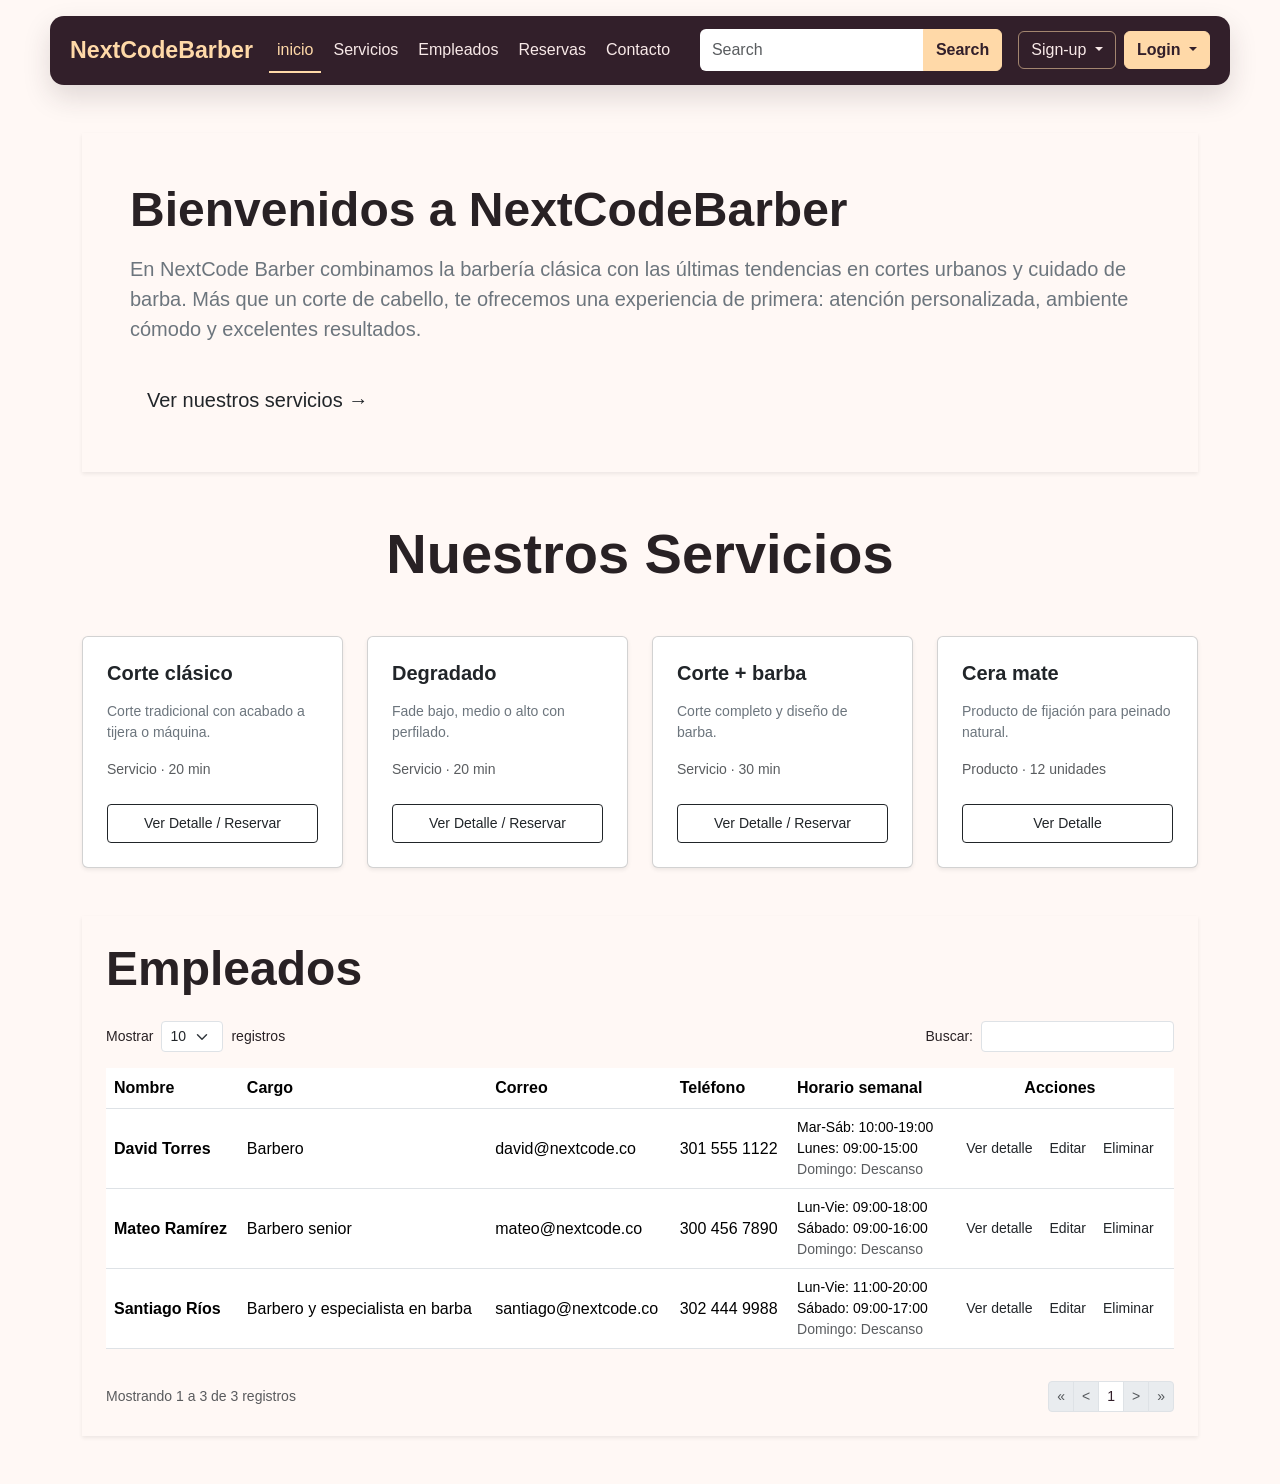
<file: admin/servicios.html>
<!DOCTYPE html>
<html lang="es">

<head>

    <meta charset="utf-8">
    <meta http-equiv="X-UA-Compatible" content="IE=edge">
    <meta name="viewport" content="width=device-width, initial-scale=1, shrink-to-fit=no">
    <meta name="description" content="">
    <meta name="author" content="">

    <script src="js/nc-guard.js"></script>

    <title>Servicios | Next Code Barbería</title>

    <!-- Custom fonts for this template-->
    <link href="vendor/fontawesome-free/css/all.min.css" rel="stylesheet" type="text/css">
    <link
        href="https://fonts.googleapis.com/css?family=Nunito:200,200i,300,300i,400,400i,600,600i,700,700i,800,800i,900,900i"
        rel="stylesheet">

    <!-- Custom styles for this template-->
    <link href="css/sb-admin-2.min.css" rel="stylesheet">
    <link href="css/nextcode-barberia.css" rel="stylesheet">

</head>

<body id="page-top">

    <!-- Page Wrapper -->
    <div id="wrapper">

        <!-- Sidebar -->
        <ul class="navbar-nav bg-gradient-primary sidebar sidebar-dark accordion" id="accordionSidebar">

            <!-- Sidebar - Brand -->
            <a class="sidebar-brand d-flex align-items-center justify-content-center" href="index.html">
                <div class="sidebar-brand-icon rotate-n-15">
                    <i class="fas fa-cut"></i>
                </div>
                <div class="sidebar-brand-text mx-3">NEXT CODE <sup>BARBERÍA</sup></div>
            </a>

            <!-- Divider -->
            <hr class="sidebar-divider my-0">

            <!-- Navegación directa de Next Code Barbería -->
            <li class="nav-item "><a class="nav-link" href="index.html"><i
                        class="fas fa-fw fa-tachometer-alt"></i><span>Panel principal</span></a></li>
            <hr class="sidebar-divider">
            <div class="sidebar-heading">Barbería</div>
            <li class="nav-item "><a class="nav-link" href="citas.html"><i
                        class="fas fa-fw fa-calendar-check"></i><span>Citas</span></a></li>
            <li class="nav-item active"><a class="nav-link" href="servicios.html"><i
                        class="fas fa-fw fa-cut"></i><span>Servicios</span></a></li>
            <li class="nav-item "><a class="nav-link" href="barberos.html"><i
                        class="fas fa-fw fa-user-tie"></i><span>Barberos</span></a></li>
            <li class="nav-item "><a class="nav-link" href="clientes.html"><i
                        class="fas fa-fw fa-users"></i><span>Clientes</span></a></li>
            <li class="nav-item "><a class="nav-link" href="horario.html"><i
                        class="fas fa-fw fa-clock"></i><span>Horario</span></a></li>
            <hr class="sidebar-divider">
            <li class="nav-item"><a class="nav-link" href="../index.html"><i
                        class="fas fa-fw fa-globe"></i><span>Ver sitio web</span></a></li>
            <hr class="sidebar-divider d-none d-md-block">
            <!-- Sidebar Toggler (Sidebar) -->
            <div class="text-center d-none d-md-inline">
                <button class="rounded-circle border-0" id="sidebarToggle"></button>
            </div>

        </ul>
        <!-- End of Sidebar -->

        <!-- Content Wrapper -->
        <div id="content-wrapper" class="d-flex flex-column">

            <!-- Main Content -->
            <div id="content">

                <!-- Topbar -->
                <nav class="navbar navbar-expand navbar-light bg-white topbar mb-4 static-top shadow">

                    <!-- Sidebar Toggle (Topbar) -->
                    <button id="sidebarToggleTop" class="btn btn-link d-md-none rounded-circle mr-3">
                        <i class="fa fa-bars"></i>
                    </button>

                    <!-- Topbar Search -->
                    <form
                        class="d-none d-sm-inline-block form-inline mr-auto ml-md-3 my-2 my-md-0 mw-100 navbar-search">
                        <div class="input-group">
                            <input type="text" class="form-control bg-light border-0 small"
                                placeholder="Buscar citas o clientes..." aria-label="Search"
                                aria-describedby="basic-addon2">
                            <div class="input-group-append">
                                <button class="btn btn-primary" type="button">
                                    <i class="fas fa-search fa-sm"></i>
                                </button>
                            </div>
                        </div>
                    </form>

                    <!-- Topbar Navbar -->
                    <ul class="navbar-nav ml-auto">

                        <!-- Nav Item - Search Dropdown (Visible Only XS) -->
                        <li class="nav-item dropdown no-arrow d-sm-none">
                            <a class="nav-link dropdown-toggle" href="#" id="searchDropdown" role="button"
                                data-toggle="dropdown" aria-haspopup="true" aria-expanded="false">
                                <i class="fas fa-search fa-fw"></i>
                            </a>
                            <!-- Dropdown - Messages -->
                            <div class="dropdown-menu dropdown-menu-right p-3 shadow animated--grow-in"
                                aria-labelledby="searchDropdown">
                                <form class="form-inline mr-auto w-100 navbar-search">
                                    <div class="input-group">
                                        <input type="text" class="form-control bg-light border-0 small"
                                            placeholder="Buscar citas o clientes..." aria-label="Search"
                                            aria-describedby="basic-addon2">
                                        <div class="input-group-append">
                                            <button class="btn btn-primary" type="button">
                                                <i class="fas fa-search fa-sm"></i>
                                            </button>
                                        </div>
                                    </div>
                                </form>
                            </div>
                        </li>

                        <!-- Nav Item - Alerts -->
                        <li class="nav-item dropdown no-arrow mx-1">
                            <a class="nav-link dropdown-toggle" href="#" id="alertsDropdown" role="button"
                                data-toggle="dropdown" aria-haspopup="true" aria-expanded="false">
                                <i class="fas fa-bell fa-fw"></i>
                                <!-- Counter - Alerts -->
                                <span class="badge badge-danger badge-counter">3+</span>
                            </a>
                            <!-- Dropdown - Alerts -->
                            <div class="dropdown-list dropdown-menu dropdown-menu-right shadow animated--grow-in"
                                aria-labelledby="alertsDropdown">
                                <h6 class="dropdown-header">
                                    Centro de alertas
                                </h6>
                                <a class="dropdown-item d-flex align-items-center" href="#">
                                    <div class="mr-3">
                                        <div class="icon-circle bg-primary">
                                            <i class="fas fa-file-alt text-white"></i>
                                        </div>
                                    </div>
                                    <div>
                                        <div class="small text-gray-500">December 12, 2019</div>
                                        <span class="font-weight-bold">A new monthly report is ready to download!</span>
                                    </div>
                                </a>
                                <a class="dropdown-item d-flex align-items-center" href="#">
                                    <div class="mr-3">
                                        <div class="icon-circle bg-success">
                                            <i class="fas fa-donate text-white"></i>
                                        </div>
                                    </div>
                                    <div>
                                        <div class="small text-gray-500">December 7, 2019</div>
                                        $290.29 has been deposited into your account!
                                    </div>
                                </a>
                                <a class="dropdown-item d-flex align-items-center" href="#">
                                    <div class="mr-3">
                                        <div class="icon-circle bg-warning">
                                            <i class="fas fa-exclamation-triangle text-white"></i>
                                        </div>
                                    </div>
                                    <div>
                                        <div class="small text-gray-500">December 2, 2019</div>
                                        Spending Alert: We've noticed unusually high spending for your account.
                                    </div>
                                </a>
                                <a class="dropdown-item text-center small text-gray-500" href="#">Ver todas las
                                    notificaciones</a>
                            </div>
                        </li>

                        <!-- Nav Item - Messages -->
                        <li class="nav-item dropdown no-arrow mx-1">
                            <a class="nav-link dropdown-toggle" href="#" id="messagesDropdown" role="button"
                                data-toggle="dropdown" aria-haspopup="true" aria-expanded="false">
                                <i class="fas fa-envelope fa-fw"></i>
                                <!-- Counter - Messages -->
                                <span class="badge badge-danger badge-counter">7</span>
                            </a>
                            <!-- Dropdown - Messages -->
                            <div class="dropdown-list dropdown-menu dropdown-menu-right shadow animated--grow-in"
                                aria-labelledby="messagesDropdown">
                                <h6 class="dropdown-header">
                                    Centro de mensajes
                                </h6>
                                <a class="dropdown-item d-flex align-items-center" href="#">
                                    <div class="dropdown-list-image mr-3">
                                        <img class="rounded-circle" src="img/undraw_profile_1.svg" alt="...">
                                        <div class="status-indicator bg-success"></div>
                                    </div>
                                    <div class="font-weight-bold">
                                        <div class="text-truncate">Hi there! I am wondering if you can help me with a
                                            problem I've been having.</div>
                                        <div class="small text-gray-500">Emily Fowler · 58m</div>
                                    </div>
                                </a>
                                <a class="dropdown-item d-flex align-items-center" href="#">
                                    <div class="dropdown-list-image mr-3">
                                        <img class="rounded-circle" src="img/undraw_profile_2.svg" alt="...">
                                        <div class="status-indicator"></div>
                                    </div>
                                    <div>
                                        <div class="text-truncate">I have the photos that you ordered last month, how
                                            would you like them sent to you?</div>
                                        <div class="small text-gray-500">Jae Chun · 1d</div>
                                    </div>
                                </a>
                                <a class="dropdown-item d-flex align-items-center" href="#">
                                    <div class="dropdown-list-image mr-3">
                                        <img class="rounded-circle" src="img/undraw_profile_3.svg" alt="...">
                                        <div class="status-indicator bg-warning"></div>
                                    </div>
                                    <div>
                                        <div class="text-truncate">Last month's report looks great, I am very happy with
                                            the progress so far, keep up the good work!</div>
                                        <div class="small text-gray-500">Morgan Alvarez · 2d</div>
                                    </div>
                                </a>
                                <a class="dropdown-item d-flex align-items-center" href="#">
                                    <div class="dropdown-list-image mr-3">
                                        <img class="rounded-circle" src="https://source.unsplash.com/Mv9hjnEUHR4/60x60"
                                            alt="...">
                                        <div class="status-indicator bg-success"></div>
                                    </div>
                                    <div>
                                        <div class="text-truncate">Am I a good boy? The reason I ask is because someone
                                            told me that people say this to all dogs, even if they aren't good...</div>
                                        <div class="small text-gray-500">Chicken the Dog · 2w</div>
                                    </div>
                                </a>
                                <a class="dropdown-item text-center small text-gray-500" href="#">Ver mensajes</a>
                            </div>
                        </li>

                        <div class="topbar-divider d-none d-sm-block"></div>

                        <!-- Nav Item - User Information -->
                        <li class="nav-item dropdown no-arrow">
                            <a class="nav-link dropdown-toggle" href="#" id="userDropdown" role="button"
                                data-toggle="dropdown" aria-haspopup="true" aria-expanded="false">
                                <span class="mr-2 d-none d-lg-inline text-gray-600 small">Administrador</span>
                                <img class="img-profile rounded-circle" src="img/undraw_profile.svg">
                            </a>
                            <!-- Dropdown - User Information -->
                            <div class="dropdown-menu dropdown-menu-right shadow animated--grow-in"
                                aria-labelledby="userDropdown">
                                <a class="dropdown-item" href="#">
                                    <i class="fas fa-user fa-sm fa-fw mr-2 text-gray-400"></i>
                                    Perfil
                                </a>
                                <a class="dropdown-item" href="#">
                                    <i class="fas fa-cogs fa-sm fa-fw mr-2 text-gray-400"></i>
                                    Configuración
                                </a>
                                <a class="dropdown-item" href="#">
                                    <i class="fas fa-list fa-sm fa-fw mr-2 text-gray-400"></i>
                                    Registro de actividad
                                </a>
                                <div class="dropdown-divider"></div>
                                <a class="dropdown-item" href="#" data-toggle="modal" data-target="#logoutModal">
                                    <i class="fas fa-sign-out-alt fa-sm fa-fw mr-2 text-gray-400"></i>
                                    Cerrar sesión
                                </a>
                            </div>
                        </li>

                    </ul>

                </nav>
                <!-- End of Topbar -->

                <!-- Begin Page Content -->
                <div class="container-fluid">
                    <div class="d-sm-flex align-items-center justify-content-between mb-4">
                        <div>
                            <h1 class="h3 mb-1 text-gray-800">Servicios</h1>
                            <p class="mb-0 text-muted">Catálogo de cortes, tratamientos y productos de la barbería.</p>
                        </div>
                    </div>
                    <style>
                        .nc-table td,
                        .nc-table th {
                            vertical-align: middle
                        }

                        .nc-actions {
                            white-space: nowrap
                        }

                        .nc-section {
                            margin-bottom: 1.25rem
                        }

                        .nc-note {
                            font-size: .82rem;
                            color: #6b5a62
                        }

                        .nc-price {
                            font-weight: 700;
                            color: #9a6a2f
                        }

                        .nc-avatar {
                            width: 40px;
                            height: 40px;
                            border-radius: 50%;
                            display: inline-flex;
                            align-items: center;
                            justify-content: center;
                            background: #ffd9a8;
                            color: #321f2a;
                            font-weight: 700;
                            margin-right: 8px
                        }

                        .form-control:focus {
                            border-color: #e8b266;
                            box-shadow: 0 0 0 .2rem rgba(232, 178, 102, .3)
                        }
                    </style>
                    <div class="d-flex justify-content-end mb-3"><button class="btn btn-primary" data-toggle="modal"
                            data-target="#serviceModal"><i class="fas fa-plus mr-1"></i> Agregar servicio o
                            producto</button></div>
                    <div class="row" id="catalog">
                        <div class="col-xl-3 col-md-6 mb-4 catalog-item" data-name="corte clásico">
                            <div class="card shadow h-100">
                                <div class="card-body">
                                    <div class="text-center mb-3"><i class="fas fa-cut fa-3x text-primary"></i></div>
                                    <h5 class="text-center">Corte clásico</h5>
                                    <p class="text-muted text-center small">Corte tradicional con acabado a tijera o
                                        máquina.</p>
                                    <div class="text-center nc-price">$20.000</div>
                                    <div class="text-center mt-3"><span class="badge badge-info">Servicio · 20
                                            min</span></div><button
                                        class="btn btn-sm btn-outline-danger btn-block mt-3 remove-item">Eliminar</button>
                                </div>
                            </div>
                        </div>
                        <div class="col-xl-3 col-md-6 mb-4 catalog-item" data-name="degradado">
                            <div class="card shadow h-100">
                                <div class="card-body">
                                    <div class="text-center mb-3"><i class="fas fa-user-tie fa-3x text-primary"></i>
                                    </div>
                                    <h5 class="text-center">Degradado</h5>
                                    <p class="text-muted text-center small">Fade bajo, medio o alto con perfilado.</p>
                                    <div class="text-center nc-price">$25.000</div>
                                    <div class="text-center mt-3"><span class="badge badge-info">Servicio · 20
                                            min</span></div><button
                                        class="btn btn-sm btn-outline-danger btn-block mt-3 remove-item">Eliminar</button>
                                </div>
                            </div>
                        </div>
                        <div class="col-xl-3 col-md-6 mb-4 catalog-item" data-name="corte y barba">
                            <div class="card shadow h-100">
                                <div class="card-body">
                                    <div class="text-center mb-3"><i
                                            class="fas fa-air-freshener fa-3x text-primary"></i></div>
                                    <h5 class="text-center">Corte + barba</h5>
                                    <p class="text-muted text-center small">Corte completo y diseño de barba.</p>
                                    <div class="text-center nc-price">$30.000</div>
                                    <div class="text-center mt-3"><span class="badge badge-info">Servicio · 30
                                            min</span></div><button
                                        class="btn btn-sm btn-outline-danger btn-block mt-3 remove-item">Eliminar</button>
                                </div>
                            </div>
                        </div>
                        <div class="col-xl-3 col-md-6 mb-4 catalog-item" data-name="cera mate">
                            <div class="card shadow h-100">
                                <div class="card-body">
                                    <div class="text-center mb-3"><i class="fas fa-box-open fa-3x text-primary"></i>
                                    </div>
                                    <h5 class="text-center">Cera mate</h5>
                                    <p class="text-muted text-center small">Producto de fijación para peinado natural.
                                    </p>
                                    <div class="text-center nc-price">$28.000</div>
                                    <div class="text-center mt-3"><span class="badge badge-warning">Producto · 12
                                            unidades</span></div><button
                                        class="btn btn-sm btn-outline-danger btn-block mt-3 remove-item">Eliminar</button>
                                </div>
                            </div>
                        </div>
                    </div>
                    <div class="modal fade" id="serviceModal" tabindex="-1">
                        <div class="modal-dialog">
                            <div class="modal-content">
                                <form id="serviceForm">
                                    <div class="modal-header">
                                        <h5 class="modal-title">Agregar al catálogo</h5><button class="close"
                                            data-dismiss="modal" type="button"><span>&times;</span></button>
                                    </div>
                                    <div class="modal-body">
                                        <div class="form-group"><label>Nombre</label><input id="sName"
                                                class="form-control" required></div>
                                        <div class="form-group"><label>Tipo</label><select id="sType"
                                                class="form-control">
                                                <option>Servicio</option>
                                                <option>Producto</option>
                                            </select></div>
                                        <div class="form-group"><label>Descripción</label><textarea id="sDesc"
                                                class="form-control" required></textarea></div>
                                        <div class="form-row">
                                            <div class="form-group col-6"><label>Precio (COP)</label><input id="sPrice"
                                                    type="number" min="0" class="form-control" required></div>
                                            <div class="form-group col-6"><label>Duración o stock</label><input
                                                    id="sMeta" class="form-control" placeholder="30 min / 10 unidades"
                                                    required></div>
                                        </div>
                                    </div>
                                    <div class="modal-footer"><button class="btn btn-light" data-dismiss="modal"
                                            type="button">Cancelar</button><button
                                            class="btn btn-primary">Agregar</button></div>
                                </form>
                            </div>
                        </div>
                    </div>
                    <script>document.getElementById('catalog').onclick = e => { if (e.target.classList.contains('remove-item')) { if (confirm('¿Eliminar este elemento del catálogo de demostración?')) e.target.closest('.catalog-item').remove() } }; document.getElementById('serviceForm').onsubmit = e => { e.preventDefault(); let name = document.getElementById('sName').value, type = document.getElementById('sType').value, desc = document.getElementById('sDesc').value, price = Number(document.getElementById('sPrice').value).toLocaleString('es-CO'), meta = document.getElementById('sMeta').value; let col = document.createElement('div'); col.className = 'col-xl-3 col-md-6 mb-4 catalog-item'; col.dataset.name = name.toLowerCase(); col.innerHTML = '<div class="card shadow h-100"><div class="card-body"><div class="text-center mb-3"><i class="fas ' + (type === 'Servicio' ? 'fa-cut' : 'fa-box-open') + ' fa-3x text-primary"></i></div><h5 class="text-center"></h5><p class="text-muted text-center small"></p><div class="text-center nc-price"></div><div class="text-center mt-3"><span class="badge badge-info"></span></div><button class="btn btn-sm btn-outline-danger btn-block mt-3 remove-item">Eliminar</button></div></div>'; col.querySelector('h5').textContent = name; col.querySelector('p').textContent = desc; col.querySelector('.nc-price').textContent = '$' + price; col.querySelector('.badge').textContent = type + ' · ' + meta; document.getElementById('catalog').appendChild(col); e.target.reset(); $('#serviceModal').modal('hide') };</script>
                </div>
                <!-- End of Main Content -->

                <!-- Footer -->
                <footer class="sticky-footer bg-white">
                    <div class="container my-auto">
                        <div class="copyright text-center my-auto">
                            <span>Copyright &copy; Next Code Barbería 2026</span>
                        </div>
                    </div>
                </footer>
                <!-- End of Footer -->

            </div>
            <!-- End of Content Wrapper -->

        </div>
        <!-- End of Page Wrapper -->

        <!-- Scroll to Top Button-->
        <a class="scroll-to-top rounded" href="#page-top">
            <i class="fas fa-angle-up"></i>
        </a>

        <!-- Logout Modal-->
        <div class="modal fade" id="logoutModal" tabindex="-1" role="dialog" aria-labelledby="exampleModalLabel"
            aria-hidden="true">
            <div class="modal-dialog" role="document">
                <div class="modal-content">
                    <div class="modal-header">
                        <h5 class="modal-title" id="exampleModalLabel">¿Listo para salir?</h5>
                        <button class="close" type="button" data-dismiss="modal" aria-label="Close">
                            <span aria-hidden="true">×</span>
                        </button>
                    </div>
                    <div class="modal-body">Selecciona «Cerrar sesión» si quieres terminar tu sesión de administrador.</div>
                    <div class="modal-footer">
                        <button class="btn btn-secondary" type="button" data-dismiss="modal">Cancelar</button>
                        <a class="btn btn-primary nc-logout" href="../index.html">Cerrar sesión</a>
                    </div>
                </div>
            </div>
        </div>

        <!-- Bootstrap core JavaScript-->
        <script src="vendor/jquery/jquery.min.js"></script>
        <script src="vendor/bootstrap/js/bootstrap.bundle.min.js"></script>

        <!-- Core plugin JavaScript-->
        <script src="vendor/jquery-easing/jquery.easing.min.js"></script>

        <!-- Custom scripts for all pages-->
        <script src="js/sb-admin-2.min.js"></script>

        <!-- Page level plugins -->

        <!-- Page level custom scripts -->

</body>

</html>
</file>
<file: styles.css>
:root {
    --nc-ink: #321f2a;
    --nc-ink-deep: #241520;
    --nc-ink-soft: #4b2f3f;
    --nc-amber: #ffd9a8;
    --nc-amber-strong: #e8b266;
    --nc-amber-deep: #9a6a2f;
    --nc-cream: #fff8f5;
    --nc-text-light: #f8e9e8;

    --bs-link-color: #9a6a2f;
    --bs-link-color-rgb: 154, 106, 47;
    --bs-link-hover-color: #321f2a;
    --bs-link-hover-color-rgb: 50, 31, 42;
    --bs-focus-ring-color: rgba(232, 178, 102, 0.35);
}

body {
    font-family: "Trebuchet MS", sans-serif;
    background: var(--nc-cream);
    color: #282124;
}

.barra-barber {
    width: min(1180px, calc(100% - 2rem));
    margin: 1rem auto 0;
    background: var(--nc-ink);
    padding: 0.75rem 1.25rem;
    border-radius: 14px;
    box-shadow: 0 12px 28px rgba(50, 31, 42, 0.15);
}

.logo {
    color: var(--nc-amber);
    font-size: 1.45rem;
    font-weight: bold;
    white-space: nowrap;
}

.logo:hover,
.logo:focus {
    color: var(--nc-amber);
}

.menu {
    gap: 0.25rem;
}

.menu .nav-link {
    color: var(--nc-text-light);
    padding: 0.65rem 0.75rem;
}

.menu .nav-link:hover,
.menu .nav-link.active {
    color: var(--nc-amber);
}

.menu .nav-link.active {
    box-shadow: inset 0 -2px 0 var(--nc-amber);
}

.buscador {
    min-width: min(100%, 250px);
}

.buscador .form-control {
    border: 0;
    min-height: 42px;
}

.btn-search {
    background: var(--nc-amber);
    color: var(--nc-ink);
    border-color: var(--nc-amber);
    font-weight: 600;
}

.btn-search:hover,
.btn-search:focus {
    background: var(--nc-amber-strong);
    border-color: var(--nc-amber-strong);
    color: var(--nc-ink);
}

.usuarios {
    display: flex;
    gap: 0.5rem;
}

.usuarios button,
.usuarios .btn {
    white-space: nowrap;
}

.usuarios .dropdown-menu {
    border: 0;
    border-top: 4px solid var(--nc-amber);
    border-radius: 14px;
    box-shadow: 0 18px 40px rgba(50, 31, 42, 0.25);
}

.usuarios .dropdown-menu h5 {
    font-family: Georgia, serif;
    font-weight: 700;
    color: var(--nc-ink);
}

.btn-primary {
    --bs-btn-color: var(--nc-ink);
    --bs-btn-bg: var(--nc-amber);
    --bs-btn-border-color: var(--nc-amber);
    --bs-btn-hover-color: var(--nc-ink);
    --bs-btn-hover-bg: var(--nc-amber-strong);
    --bs-btn-hover-border-color: var(--nc-amber-strong);
    --bs-btn-focus-shadow-rgb: 232, 178, 102;
    --bs-btn-active-color: var(--nc-ink);
    --bs-btn-active-bg: #d9a441;
    --bs-btn-active-border-color: #d9a441;
    --bs-btn-disabled-color: var(--nc-ink);
    --bs-btn-disabled-bg: var(--nc-amber);
    --bs-btn-disabled-border-color: var(--nc-amber);
    font-weight: 600;
}

.btn-warning {
    --bs-btn-color: var(--nc-ink);
    --bs-btn-bg: var(--nc-amber-strong);
    --bs-btn-border-color: var(--nc-amber-strong);
    --bs-btn-hover-color: var(--nc-ink);
    --bs-btn-hover-bg: #d9a441;
    --bs-btn-hover-border-color: #d9a441;
    --bs-btn-active-color: var(--nc-ink);
    --bs-btn-active-bg: #d9a441;
    --bs-btn-active-border-color: #d9a441;
}

.btn-info {
    --bs-btn-color: var(--nc-amber);
    --bs-btn-bg: var(--nc-ink);
    --bs-btn-border-color: var(--nc-ink);
    --bs-btn-hover-color: var(--nc-amber);
    --bs-btn-hover-bg: var(--nc-ink-soft);
    --bs-btn-hover-border-color: var(--nc-ink-soft);
    --bs-btn-active-color: var(--nc-amber);
    --bs-btn-active-bg: var(--nc-ink-deep);
    --bs-btn-active-border-color: var(--nc-ink-deep);
}

.btn-dark {
    --bs-btn-bg: var(--nc-ink);
    --bs-btn-border-color: var(--nc-ink);
    --bs-btn-color: var(--nc-amber);
    --bs-btn-hover-bg: var(--nc-ink-soft);
    --bs-btn-hover-border-color: var(--nc-ink-soft);
    --bs-btn-hover-color: var(--nc-amber);
    --bs-btn-active-bg: var(--nc-ink-deep);
    --bs-btn-active-border-color: var(--nc-ink-deep);
    --bs-btn-active-color: var(--nc-amber);
}

.btn-secondary {
    --bs-btn-bg: #6b5a62;
    --bs-btn-border-color: #6b5a62;
    --bs-btn-hover-bg: var(--nc-ink-soft);
    --bs-btn-hover-border-color: var(--nc-ink-soft);
    --bs-btn-active-bg: var(--nc-ink);
    --bs-btn-active-border-color: var(--nc-ink);
}

.btn-outline-light {
    --bs-btn-color: var(--nc-text-light);
    --bs-btn-border-color: rgba(255, 217, 168, 0.55);
    --bs-btn-hover-color: var(--nc-ink);
    --bs-btn-hover-bg: var(--nc-amber);
    --bs-btn-hover-border-color: var(--nc-amber);
    --bs-btn-active-color: var(--nc-ink);
    --bs-btn-active-bg: var(--nc-amber-strong);
    --bs-btn-active-border-color: var(--nc-amber-strong);
}

.dropdown-menu {
    --bs-dropdown-link-hover-bg: rgba(255, 217, 168, 0.35);
    --bs-dropdown-link-active-bg: var(--nc-ink);
    --bs-dropdown-link-active-color: var(--nc-amber);
}

.form-control:focus,
.form-select:focus,
.dt-input:focus {
    border-color: var(--nc-amber-strong);
    box-shadow: 0 0 0 0.25rem rgba(232, 178, 102, 0.3);
}

.form-check-input:checked {
    background-color: var(--nc-ink);
    border-color: var(--nc-ink);
}

.contenido {
    max-width: 1180px;
    margin-top: 4.5rem;
    margin-bottom: 4.5rem;
}

.contenido h1,
.titulo-seccion {
    font-family: Georgia, serif;
    font-weight: 700;
    color: var(--nc-ink);
}

.contenido h1 {
    font-size: clamp(2.3rem, 5vw, 4.5rem);
    margin-bottom: 0;
}

.eyebrow {
    color: var(--nc-amber-deep);
    font-size: 0.78rem;
    font-weight: bold;
    letter-spacing: 0.18em;
}

.barber-pro {
    background:
        radial-gradient(circle at 92% 8%, rgba(255, 217, 168, 0.28), transparent 52%),
        linear-gradient(120deg, var(--nc-ink-deep) 0%, var(--nc-ink) 55%, var(--nc-ink-soft) 100%);
    width: 100%;
    min-height: 310px;
    padding: clamp(2rem, 6vw, 4.5rem);
    border-radius: 18px;
    border-bottom: 5px solid var(--nc-amber);
    color: var(--nc-text-light);
    position: relative;
    overflow: hidden;
}

.barber-pro h2 {
    font-family: Georgia, serif;
    font-size: clamp(2rem, 4vw, 3rem);
    font-weight: bold;
    margin-bottom: 20px;
    color: var(--nc-amber);
}

.barber-pro p {
    font-size: 16px;
    line-height: 1.7;
    max-width: 850px;
    margin-bottom: 5px;
}

.table thead.table-light {
    --bs-table-bg: var(--nc-ink);
    --bs-table-color: var(--nc-amber);
    --bs-table-border-color: var(--nc-ink-soft);
}

.table-striped {
    --bs-table-striped-bg: rgba(255, 217, 168, 0.28);
    --bs-table-hover-bg: rgba(255, 217, 168, 0.5);
}

.pagination {
    --bs-pagination-color: var(--nc-ink);
    --bs-pagination-hover-color: var(--nc-ink);
    --bs-pagination-hover-bg: rgba(255, 217, 168, 0.5);
    --bs-pagination-focus-color: var(--nc-ink);
    --bs-pagination-focus-bg: rgba(255, 217, 168, 0.5);
    --bs-pagination-focus-box-shadow: 0 0 0 0.25rem rgba(232, 178, 102, 0.3);
    --bs-pagination-active-color: var(--nc-amber);
    --bs-pagination-active-bg: var(--nc-ink);
    --bs-pagination-active-border-color: var(--nc-ink);
}

/* ---------- Modales ---------- */
.modal-content {
    border: 0;
    border-radius: 14px;
}

.modal-title {
    font-family: Georgia, serif;
    font-weight: 700;
}

@media (max-width: 991.98px) {
    .menu {
        padding-top: 1rem;
    }

    .usuarios {
        justify-content: flex-start;
    }
}
</file>
<file: admin/css/nextcode-barberia.css>
/* =========================================================
   Next Code Barbería · tema del panel de administración
   Misma paleta que la barra de navegación del sitio:
   plum oscuro (#321f2a) + ámbar suave (#ffd9a8)
   (se carga DESPUÉS de sb-admin-2.min.css para sobrescribirlo)
   ========================================================= */
:root {
    --nc-ink: #321f2a;
    --nc-ink-deep: #241520;
    --nc-ink-soft: #4b2f3f;
    --nc-amber: #ffd9a8;
    --nc-amber-strong: #e8b266;
    --nc-amber-deep: #9a6a2f;
    --nc-gold-text: #a8701c;
    --nc-terra: #b85a3e;
    --nc-green: #3c9b78;
    --nc-cream: #fff8f5;
    --nc-text-light: #f8e9e8;
    --nc-muted: #6b5a62;
}

/* ---------- Base ---------- */
body,
#wrapper #content-wrapper {
    background-color: var(--nc-cream);
}
body { font-family: "Trebuchet MS", sans-serif; }

.h1, .h2, .h3, h1.h3 {
    font-family: Georgia, serif;
    font-weight: 700;
}

a { color: var(--nc-amber-deep); }
a:hover { color: var(--nc-ink); }

/* grises azulados de la plantilla -> grises cálidos */
.text-gray-900, .text-gray-800 { color: var(--nc-ink) !important; }
.text-gray-700, .text-gray-600 { color: var(--nc-muted) !important; }
.text-gray-500, .text-gray-400 { color: #8a7a82 !important; }

/* ---------- Barra lateral ---------- */
#accordionSidebar {
    background: linear-gradient(180deg, var(--nc-ink) 0%, var(--nc-ink-deep) 100%) !important;
}
#accordionSidebar .sidebar-brand { min-height: 4.5rem; color: var(--nc-amber); }
#accordionSidebar .sidebar-brand-icon i { color: var(--nc-amber); }
#accordionSidebar .sidebar-brand-text {
    font-family: Georgia, serif;
    letter-spacing: .08em;
    font-size: .82rem;
    color: var(--nc-amber);
}
#accordionSidebar hr.sidebar-divider { border-top-color: rgba(255, 217, 168, .18); }
#accordionSidebar .sidebar-heading { color: rgba(255, 217, 168, .6); }
#accordionSidebar .nav-item .nav-link {
    padding-top: .9rem;
    padding-bottom: .9rem;
    color: rgba(248, 233, 232, .85);
}
#accordionSidebar .nav-item .nav-link i { color: var(--nc-amber-strong); }
#accordionSidebar .nav-item .nav-link:hover {
    color: var(--nc-amber);
    background: rgba(255, 217, 168, .08);
}
#accordionSidebar .nav-item.active .nav-link {
    color: var(--nc-amber);
    font-weight: 700;
    background: rgba(255, 217, 168, .12);
    box-shadow: inset 3px 0 0 var(--nc-amber);
}
#accordionSidebar .nav-item.active .nav-link i { color: var(--nc-amber); }
#accordionSidebar #sidebarToggle { background-color: rgba(255, 217, 168, .18); }
#accordionSidebar #sidebarToggle::after { color: var(--nc-amber); }
#accordionSidebar #sidebarToggle:hover { background-color: rgba(255, 217, 168, .3); }

/* ---------- Barra superior ---------- */
.topbar {
    border-bottom: 3px solid var(--nc-amber);
    box-shadow: 0 .15rem 1rem rgba(50, 31, 42, .08);
}
.topbar .nav-item .nav-link { color: var(--nc-muted); }
.topbar .nav-item .nav-link:hover { color: var(--nc-ink); }
.bg-light { background-color: #faf1ea !important; }

/* listas desplegables (alertas / mensajes) */
.dropdown-list .dropdown-header {
    background-color: var(--nc-ink) !important;
    border: 1px solid var(--nc-ink) !important;
    color: var(--nc-amber) !important;
}
.dropdown-item:hover, .dropdown-item:focus { background-color: #fbeedd; color: var(--nc-ink); }
.dropdown-item:active { background-color: var(--nc-ink); color: var(--nc-amber); }

/* ---------- Tarjetas ---------- */
.card {
    border-radius: .75rem;
    border: 1px solid rgba(50, 31, 42, .08);
}
.card-header {
    background-color: #fff;
    border-bottom: 1px solid rgba(50, 31, 42, .08);
}
.border-left-primary { border-left: .25rem solid var(--nc-ink) !important; }
.border-left-success { border-left: .25rem solid var(--nc-green) !important; }
.border-left-info    { border-left: .25rem solid var(--nc-terra) !important; }
.border-left-warning { border-left: .25rem solid var(--nc-amber-strong) !important; }

/* ---------- Colores de la plantilla -> paleta de marca ---------- */
.text-primary { color: var(--nc-amber-deep) !important; }
.text-success { color: var(--nc-green) !important; }
.text-info    { color: var(--nc-terra) !important; }
.text-warning { color: var(--nc-gold-text) !important; }
.text-secondary { color: var(--nc-muted) !important; }

.bg-primary   { background-color: var(--nc-ink) !important; }
.bg-success   { background-color: var(--nc-green) !important; }
.bg-info      { background-color: var(--nc-terra) !important; }
.bg-warning   { background-color: var(--nc-amber-strong) !important; }
.bg-secondary { background-color: var(--nc-muted) !important; }
.bg-dark      { background-color: var(--nc-ink-deep) !important; }
.icon-circle.bg-warning .text-white { color: var(--nc-ink) !important; }
.card.bg-warning { color: var(--nc-ink); }
.card.bg-warning .text-white-50 { color: rgba(50, 31, 42, .7) !important; }

/* puntos de las leyendas de gráficas (coinciden con los colores de la gráfica) */
i.fa-circle.text-primary { color: var(--nc-ink) !important; }
i.fa-circle.text-warning { color: var(--nc-amber-strong) !important; }
i.fa-circle.text-info    { color: var(--nc-terra) !important; }

/* ---------- Botones ---------- */
.btn-primary {
    color: var(--nc-ink) !important;
    background-color: var(--nc-amber) !important;
    border-color: var(--nc-amber) !important;
    font-weight: 600;
}
.btn-primary:hover, .btn-primary:focus, .btn-primary:active,
.btn-primary:not(:disabled):not(.disabled):active {
    color: var(--nc-ink) !important;
    background-color: var(--nc-amber-strong) !important;
    border-color: var(--nc-amber-strong) !important;
}
.btn-primary:focus, .btn-primary.focus { box-shadow: 0 0 0 .2rem rgba(232, 178, 102, .5) !important; }

.btn-outline-primary { color: var(--nc-ink); border-color: var(--nc-ink); }
.btn-outline-primary:hover { color: var(--nc-amber); background-color: var(--nc-ink); border-color: var(--nc-ink); }

.btn-secondary { background-color: var(--nc-muted); border-color: var(--nc-muted); }
.btn-secondary:hover { background-color: var(--nc-ink-soft); border-color: var(--nc-ink-soft); }

.btn-success { background-color: var(--nc-green); border-color: var(--nc-green); }
.btn-success:hover { background-color: #31866a; border-color: #31866a; }

.btn-info { color: #fff; background-color: var(--nc-terra); border-color: var(--nc-terra); }
.btn-info:hover { color: #fff; background-color: #9c4a31; border-color: #9c4a31; }

.btn-warning { color: var(--nc-ink); background-color: var(--nc-amber-strong); border-color: var(--nc-amber-strong); }
.btn-warning:hover { color: var(--nc-ink); background-color: #d9a441; border-color: #d9a441; }

/* ---------- Insignias ---------- */
.badge-primary   { background-color: var(--nc-ink); color: var(--nc-amber); }
.badge-success   { background-color: #31866a; }
.badge-info      { background-color: var(--nc-terra); color: #fff; }
.badge-warning   { background-color: var(--nc-amber-strong); color: var(--nc-ink); }
.badge-secondary { background-color: var(--nc-muted); }

/* ---------- Formularios ---------- */
.form-control, .custom-select, .custom-file-label { border-color: #e3d5cb; }
.form-control:focus, .custom-select:focus {
    border-color: var(--nc-amber-strong);
    box-shadow: 0 0 0 .2rem rgba(232, 178, 102, .3);
}
.custom-control-input:checked ~ .custom-control-label::before {
    background-color: var(--nc-ink);
    border-color: var(--nc-ink);
}

/* ---------- Tablas ---------- */
.table thead th {
    background-color: var(--nc-ink);
    color: var(--nc-amber);
    border-color: var(--nc-ink-soft);
}
.table-striped tbody tr:nth-of-type(odd) { background-color: rgba(255, 217, 168, .18); }
.table-hover tbody tr:hover { background-color: rgba(255, 217, 168, .35); }

/* ---------- Paginación ---------- */
.page-link { color: var(--nc-ink); }
.page-link:hover { color: var(--nc-ink); background-color: #fbeedd; }
.page-item.active .page-link {
    color: var(--nc-amber);
    background-color: var(--nc-ink);
    border-color: var(--nc-ink);
}

/* ---------- Varios ---------- */
.progress { background-color: #f1e6de; }
.progress-bar { background-color: var(--nc-ink); }
.progress-bar.bg-danger { background-color: #e74a3b !important; }
.scroll-to-top { background: rgba(50, 31, 42, .6); }
.scroll-to-top:hover { background: var(--nc-ink); }
.modal-content { border-radius: .75rem; border: 0; }
.modal-header { border-bottom-color: rgba(50, 31, 42, .1); }
.modal-title { font-family: Georgia, serif; font-weight: 700; }

@media (max-width: 767.98px) { .table-responsive { font-size: .82rem; } }
</file>
